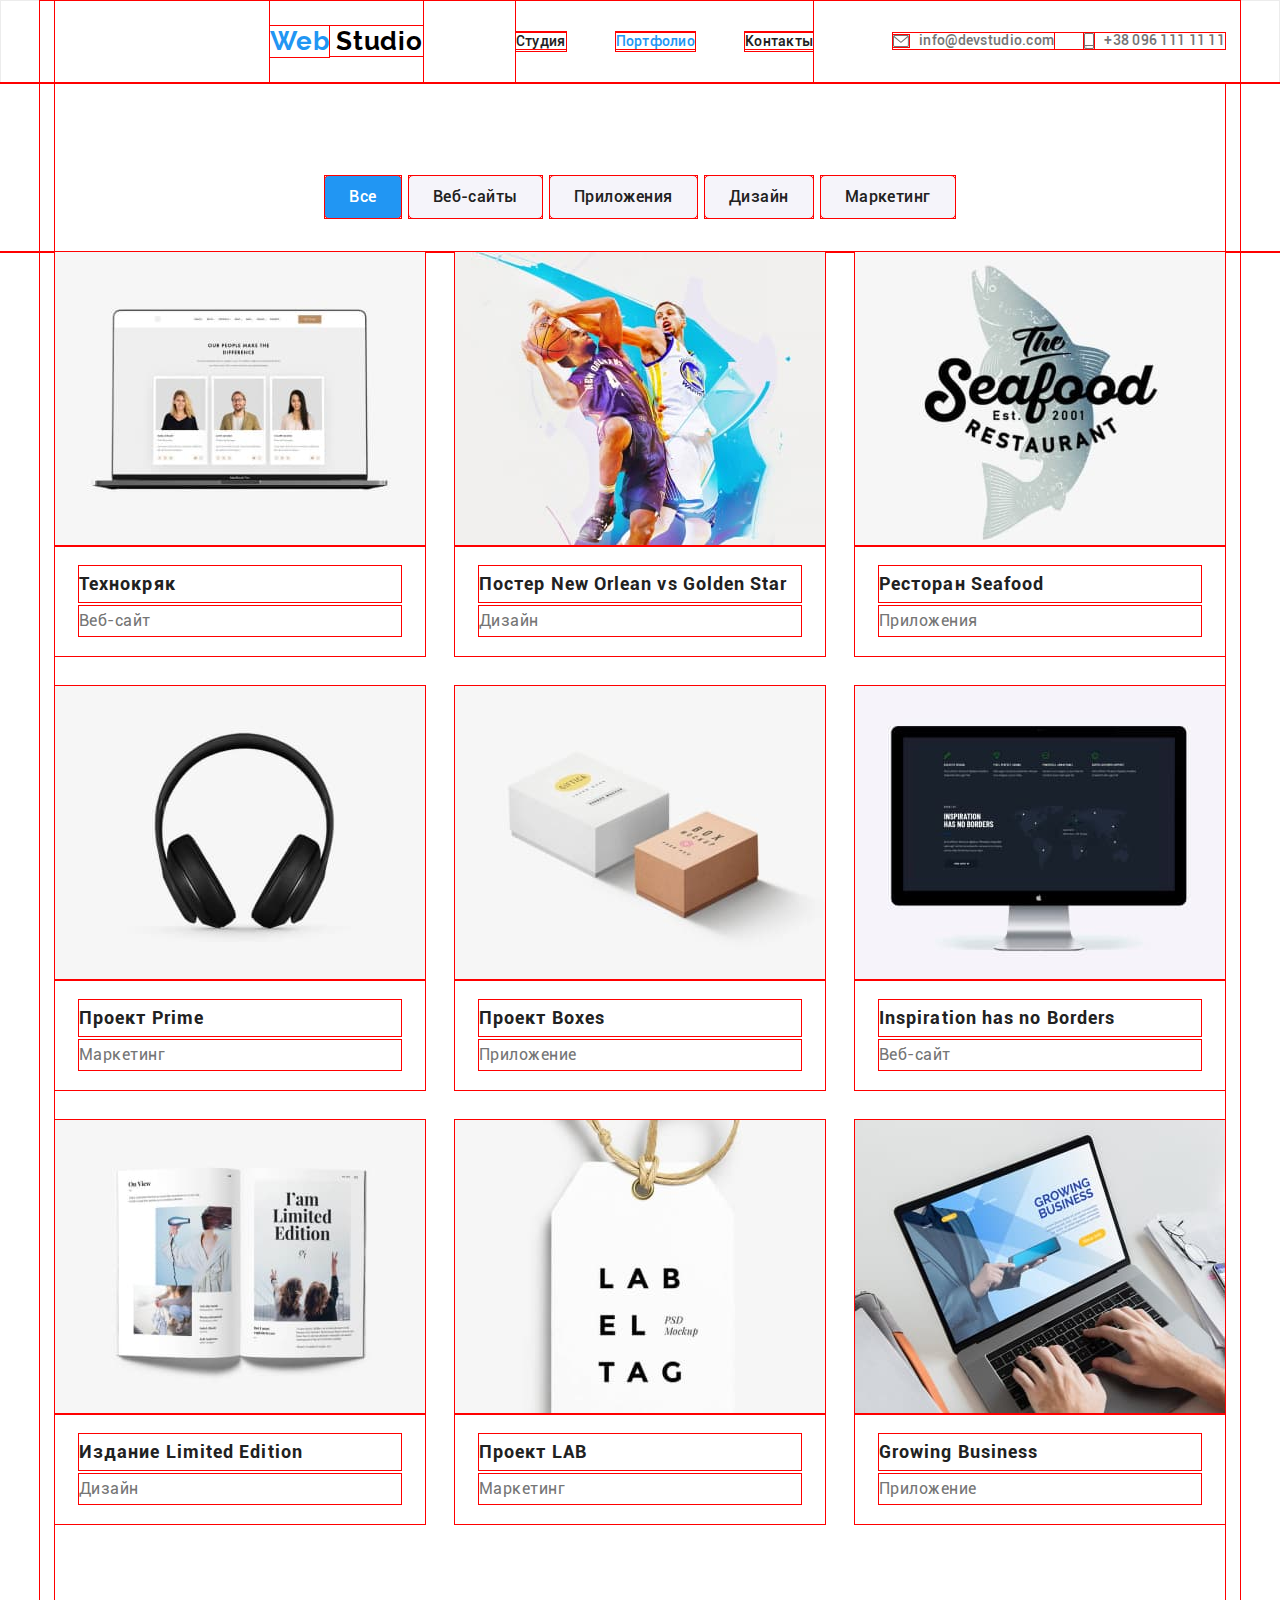
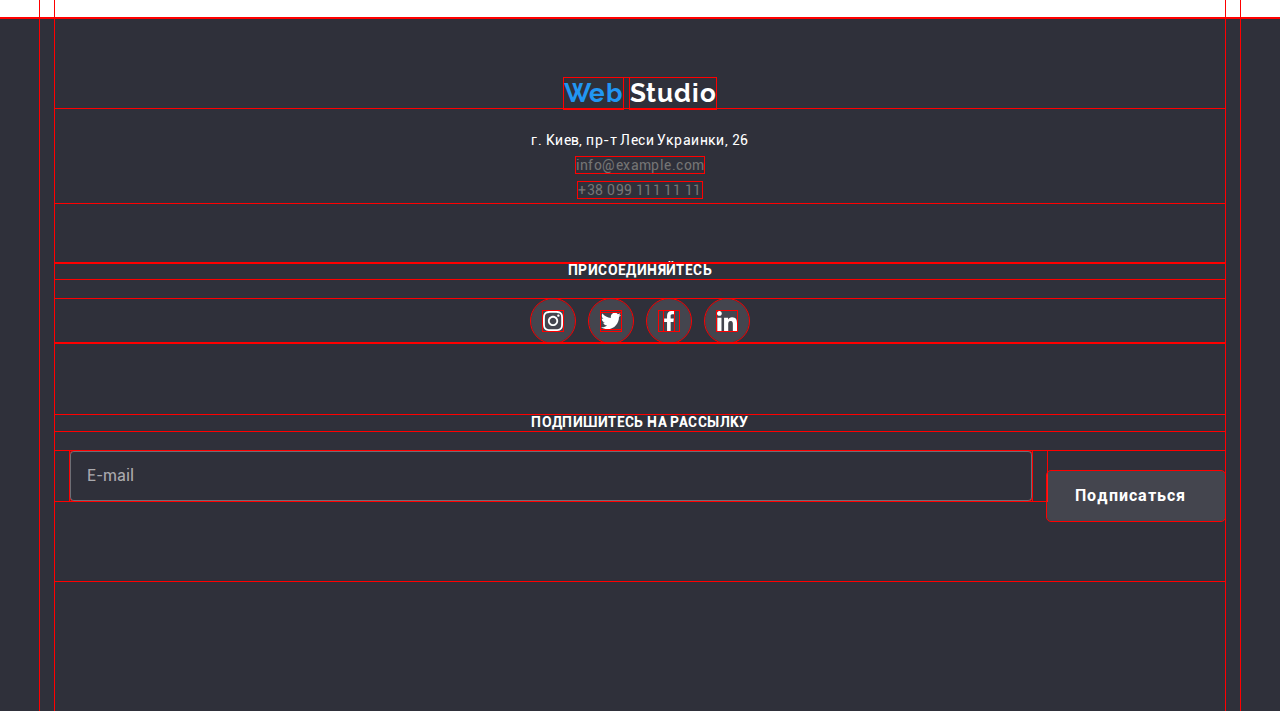
<file: portfolio.html>
<!DOCTYPE html>
<html lang="ru">
  <head>
    <meta name="viewport" content="width=device-width, initial-scale=1.0" />
    <meta charset="UTF-8" />
    <!-- <link
      href="https://fonts.googleapis.com/css2?family=Raleway:wght@700&family=Roboto:wght@400;500;700;900&display=swap"
      rel="stylesheet"
    /> -->
    <title>Веб студия</title>
    <!-- <link
      rel="stylesheet"
      href="https://cdnjs.cloudflare.com/ajax/libs/modern-normalize/0.7.0/modern-normalize.min.css"
    /> -->
    <link rel="stylesheet" href="./css/portfolio.min.css" />
  </head>
  <body>
    <!--шапка-->
    <header class="hat">
      <div class="container flexbox">
        <nav class="navigation">
          <div class="hat-logo">
            <a class="logo" href="./index.html">
              <span class="logo-web" lang="en">Web</span> Studio
            </a>
          </div>
          <!-- <div class="hat-link"> -->
          <ul class="site-nav">
            <li class="link">
              <a class="site-nav-link" href="./index.html">Студия</a>
            </li>
            <li class="link">
              <a class="site-nav-link current" href="./portfolio.html"
                >Портфолио</a
              >
            </li>
            <li class="link">
              <a class="site-nav-link" href="">Контакты</a>
            </li>
          </ul>
          <!-- </div> -->
        </nav>
        <ul class="contacts">
          <li class="contacts-mail">
            <!-- <img src="./image/envelope.svg" alt="конверт"> -->
            <a class="contacts-link" href="mailto:info@devstudio.com">
              <svg class="contacts-icon" width="16" height="12">
                <use href="./image/sprite.svg#icon-envelope"></use>
              </svg>
              info@devstudio.com
            </a>
          </li>
          <li class="contacts-tel">
            <!-- <img src="./image/smartphone.svg" alt="смартфон"> -->
            <a class="contacts-link" href="tel:+380961111111">
              <svg class="contacts-icon" width="10" height="16">
                <use href="./image/sprite.svg#icon-smartphone"></use>
              </svg>
              +38 096 111 11 11
            </a>
          </li>
        </ul>
      </div>
    </header>
    <!--главный контент-->
    <main>
      <!--сортировка проектов-->
      <section>
        <div class="container">
          <h2 class="filter">Фильтры</h2>
          <ul class="filter-button">
            <li class="filter-list">
              <button class="current" type="button">Все</button>
            </li>
            <li class="filter-list">
              <button type="button">Веб-сайты</button>
            </li>
            <li class="filter-list">
              <button type="button">Приложения</button>
            </li>
            <li class="filter-list">
              <button type="button">Дизайн</button>
            </li>
            <li class="filter-list">
              <button type="button">Маркетинг</button>
            </li>
          </ul>
        </div>
      </section>
      <!--список проектов-->
      <section>
        <div class="container">
          <ul class="projects">
            <li class="projects-list">
              <a class="projects-list-link" href="">
                <div class="techno-crack">
                  <img
                    src="./image/portfolio-texnokryak_opt.jpg"
                    width="370"
                    alt="Веб-сайт Технокряк"
                  />
                  <div class="techno">
                    <p class="details">
                      Технокряк это современная площадка распространения
                      коронавируса. Компании используют эту платформу для
                      цифрового шпионажа и атак на защищённые сервера
                      конкурентов.
                    </p>
                  </div>
                </div>
                <div class="projects-item">
                  <h2 class="projects-title">Технокряк</h2>
                  <p class="description">Веб-сайт</p>
                </div>
              </a>
            </li>
            <li class="projects-list">
              <a class="projects-list-link" href="">
                <div class="techno-crack">
                  <img
                    src="./image/portfolio-new-orlean_opt.jpg"
                    width="370"
                    alt="Постер New Orlean vs Golden Star"
                  />
                  <div class="techno">
                    <p class="details">
                      Технокряк это современная площадка распространения
                      коронавируса. Компании используют эту платформу для
                      цифрового шпионажа и атак на защищённые сервера
                      конкурентов.
                    </p>
                  </div>
                </div>
                <div class="projects-item">
                  <h2 class="projects-title">
                    Постер New Orlean vs Golden Star
                  </h2>
                  <p class="description">Дизайн</p>
                </div>
              </a>
            </li>
            <li class="projects-list">
              <a class="projects-list-link" href="">
                <div class="techno-crack">
                  <img
                    src="./image/portfolio-sea-food_opt.jpg"
                    width="370"
                    alt="Логотип Ресторан Seafood"
                  />
                  <div class="techno">
                    <p class="details">
                      Технокряк это современная площадка распространения
                      коронавируса. Компании используют эту платформу для
                      цифрового шпионажа и атак на защищённые сервера
                      конкурентов.
                    </p>
                  </div>
                </div>
                <div class="projects-item">
                  <h2 class="projects-title">Ресторан Seafood</h2>
                  <p class="description">Приложения</p>
                </div>
              </a>
            </li>
            <li class="projects-list">
              <a class="projects-list-link" href="">
                <div class="techno-crack">
                  <img
                    src="./image/portfolio-nayshniki_opt.jpg"
                    width="370"
                    alt="Наушники"
                  />
                  <div class="techno">
                    <p class="details">
                      Технокряк это современная площадка распространения
                      коронавируса. Компании используют эту платформу для
                      цифрового шпионажа и атак на защищённые сервера
                      конкурентов.
                    </p>
                  </div>
                </div>
                <div class="projects-item">
                  <h2 class="projects-title">Проект Prime</h2>
                  <p class="description">Маркетинг</p>
                </div>
              </a>
            </li>
            <li class="projects-list">
              <a class="projects-list-link" href="">
                <div class="techno-crack">
                  <img
                    src="./image/portfolio-boxes_opt.jpg"
                    width="370"
                    alt="Две картонные коробки"
                  />
                  <div class="techno">
                    <p class="details">
                      Технокряк это современная площадка распространения
                      коронавируса. Компании используют эту платформу для
                      цифрового шпионажа и атак на защищённые сервера
                      конкурентов.
                    </p>
                  </div>
                </div>
                <div class="projects-item">
                  <h2 class="projects-title">Проект Boxes</h2>
                  <p class="description">Приложение</p>
                </div>
              </a>
            </li>
            <li class="projects-list">
              <a class="projects-list-link" href="">
                <div class="techno-crack">
                  <img
                    src="./image/portfolio-monitor_opt.jpg"
                    width="370"
                    alt="Монитор"
                  />
                  <div class="techno">
                    <p class="details">
                      Технокряк это современная площадка распространения
                      коронавируса. Компании используют эту платформу для
                      цифрового шпионажа и атак на защищённые сервера
                      конкурентов.
                    </p>
                  </div>
                </div>
                <div class="projects-item">
                  <h2 class="projects-title">Inspiration has no Borders</h2>
                  <p class="description">Веб-сайт</p>
                </div>
              </a>
            </li>
            <li class="projects-list">
              <a class="projects-list-link" href="">
                <div class="techno-crack">
                  <img
                    src="./image/portfolio-limited-edition_opt.jpg"
                    width="370"
                    alt="Раскрытый журнал"
                  />
                  <div class="techno">
                    <p class="details">
                      Технокряк это современная площадка распространения
                      коронавируса. Компании используют эту платформу для
                      цифрового шпионажа и атак на защищённые сервера
                      конкурентов.
                    </p>
                  </div>
                </div>
                <div class="projects-item">
                  <h2 class="projects-title">Издание Limited Edition</h2>
                  <p class="description">Дизайн</p>
                </div>
              </a>
            </li>
            <li class="projects-list">
              <a class="projects-list-link" href="">
                <div class="techno-crack">
                  <img
                    src="./image/portfolio-lab_opt.jpg"
                    width="370"
                    alt="Фото бирки LAB"
                  />
                  <div class="techno">
                    <p class="details">
                      Технокряк это современная площадка распространения
                      коронавируса. Компании используют эту платформу для
                      цифрового шпионажа и атак на защищённые сервера
                      конкурентов.
                    </p>
                  </div>
                </div>
                <div class="projects-item">
                  <h2 class="projects-title">Проект LAB</h2>
                  <p class="description">Маркетинг</p>
                </div>
              </a>
            </li>
            <li class="projects-list">
              <a class="projects-list-link" href="">
                <div class="techno-crack">
                  <img
                    src="./image/portfolio-business_opt.jpg"
                    width="370"
                    alt="Ноутбук с изображением сайта Growing Business"
                  />
                  <div class="techno">
                    <p class="details">
                      Технокряк это современная площадка распространения
                      коронавируса. Компании используют эту платформу для
                      цифрового шпионажа и атак на защищённые сервера
                      конкурентов.
                    </p>
                  </div>
                </div>
                <div class="projects-item">
                  <h2 class="projects-title">Growing Business</h2>
                  <p class="description">Приложение</p>
                </div>
              </a>
            </li>
          </ul>
        </div>
      </section>
    </main>
    <!--подвал-->
    <footer class="footer">
      <div class="container footer">
        <div class="footer-address">
          <a class="logo" href="./index.html">
            <span class="logo-web" lang="en">Web</span>
            <span class="logo-studio"> Studio</span>
          </a>
          <address class="address">
            г. Киев, пр-т Леси Украинки, 26
            <br />
            <a href="mailto:info@example.com">info@example.com</a>
            <br />
            <a href="tel:+380991111111">+38 099 111 11 11</a>
          </address>
        </div>
        <div class="network">
          <h3 class="network-title">присоединяйтесь</h3>
          <ul class="network-links">
            <li>
              <a class="network-links-image" href="">
                <svg class="social-icon" width="20" height="20">
                  <use href="./image/sprite.svg#icon-instagram"></use>
                </svg>
              </a>
              <a class="network-links-image" href="">
                <svg class="social-icon" width="20" height="20">
                  <use href="./image/sprite.svg#icon-twitter"></use>
                </svg>
              </a>
              <a class="network-links-image" href="">
                <svg class="social-icon" width="20" height="20">
                  <use href="./image/sprite.svg#icon-facebook"></use>
                </svg>
              </a>
              <a class="network-links-image" href="">
                <svg class="social-icon" width="20" height="20">
                  <use href="./image/sprite.svg#icon-linkedin"></use>
                </svg>
              </a>
            </li>
          </ul>
        </div>
        <div class="subscribe">
          <h3 class="subscribe-title">Подпишитесь на рассылку</h3>
          <form class="subscribe-form">
            <div class="subscribe-email">
              <label>
                <input type="email" name="email" placeholder="E-mail" />
              </label>
            </div>
            <button class="subscribe-button">Подписаться</button>
          </form>
        </div>
      </div>
    </footer>
  </body>
</html>
</file>
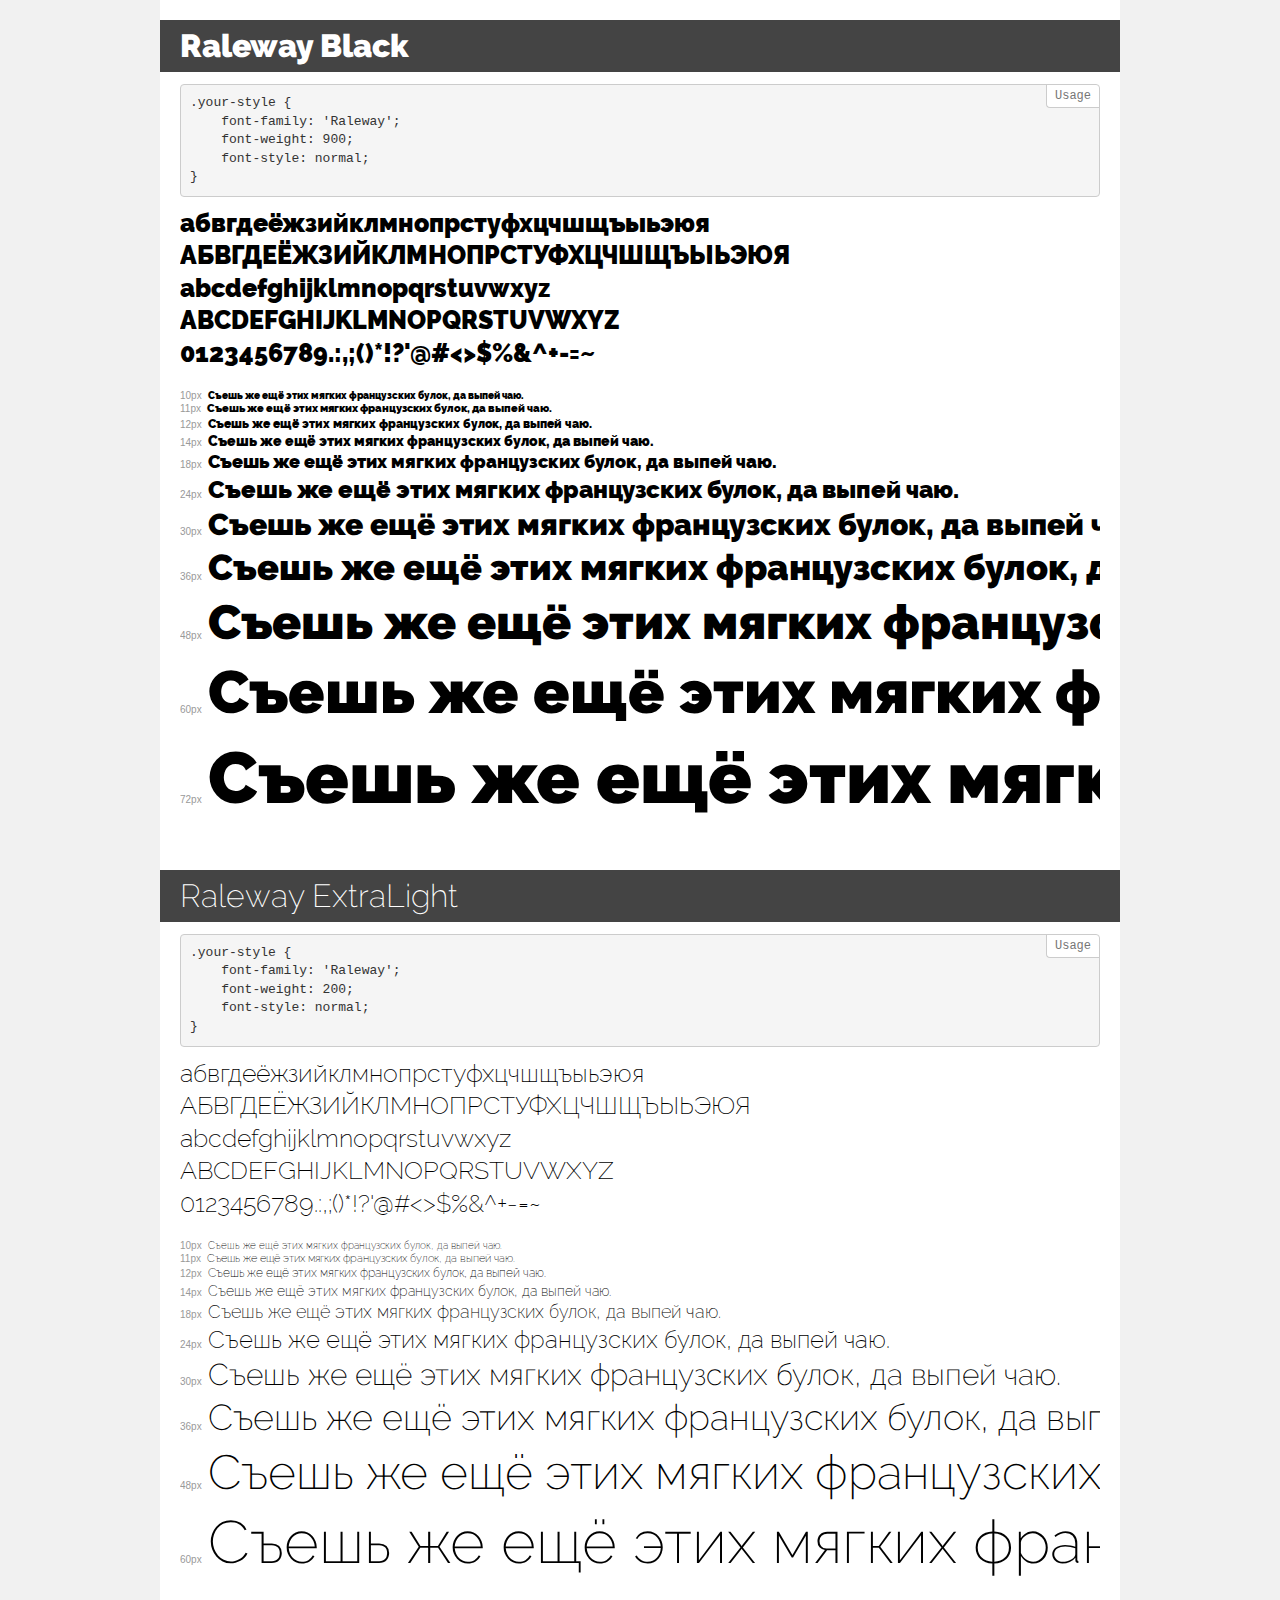
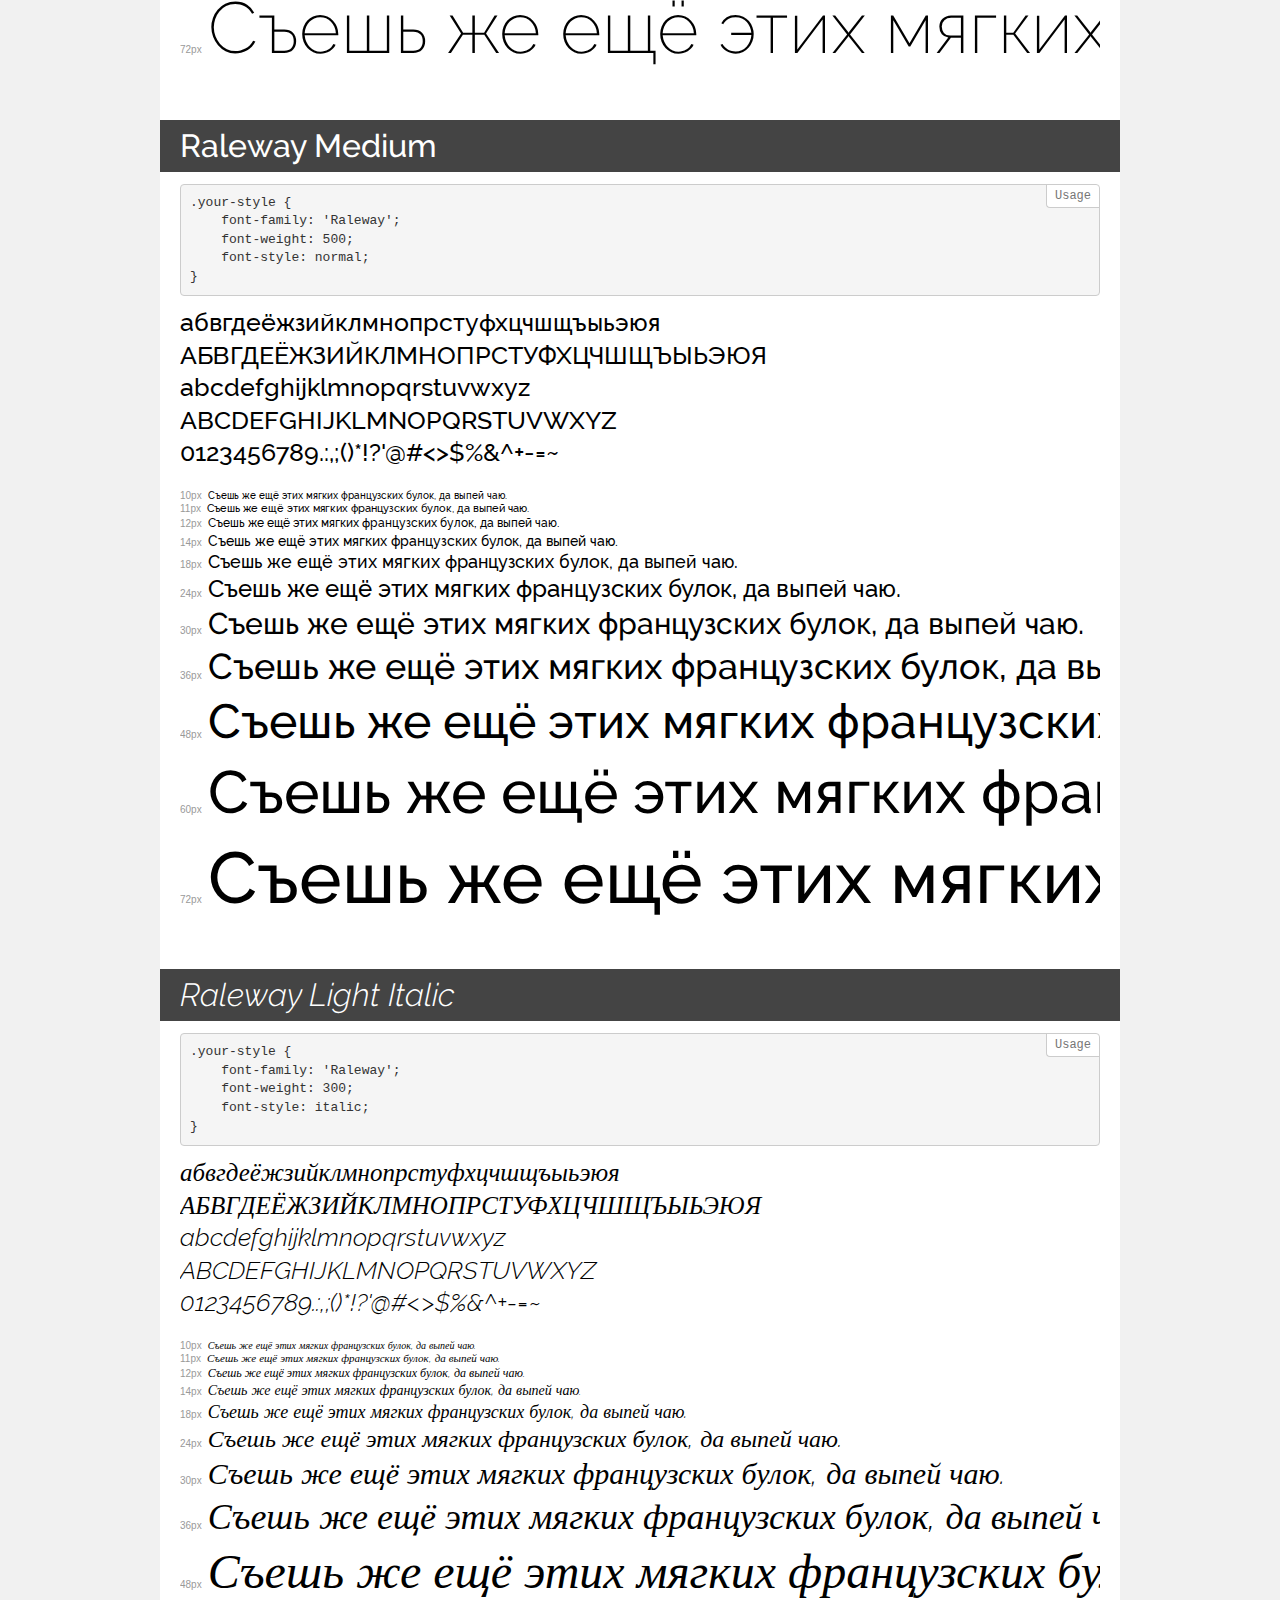
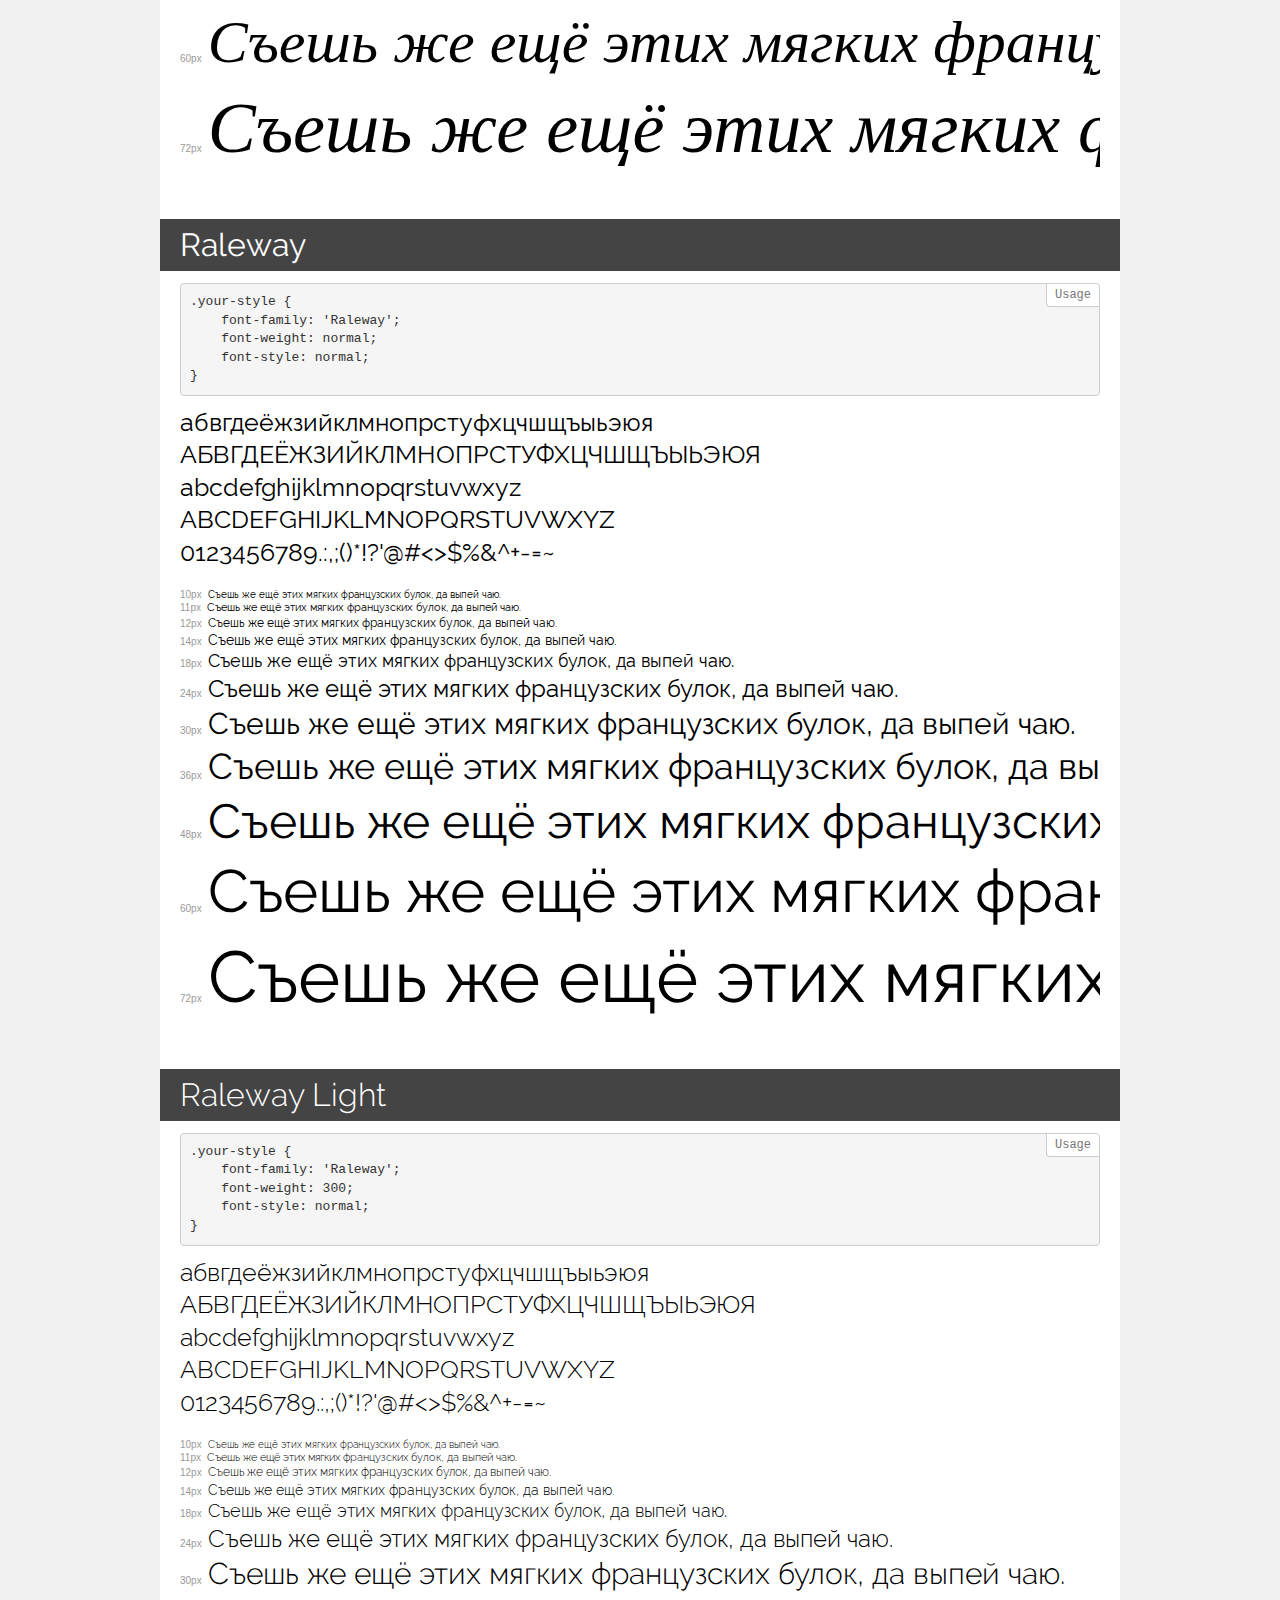
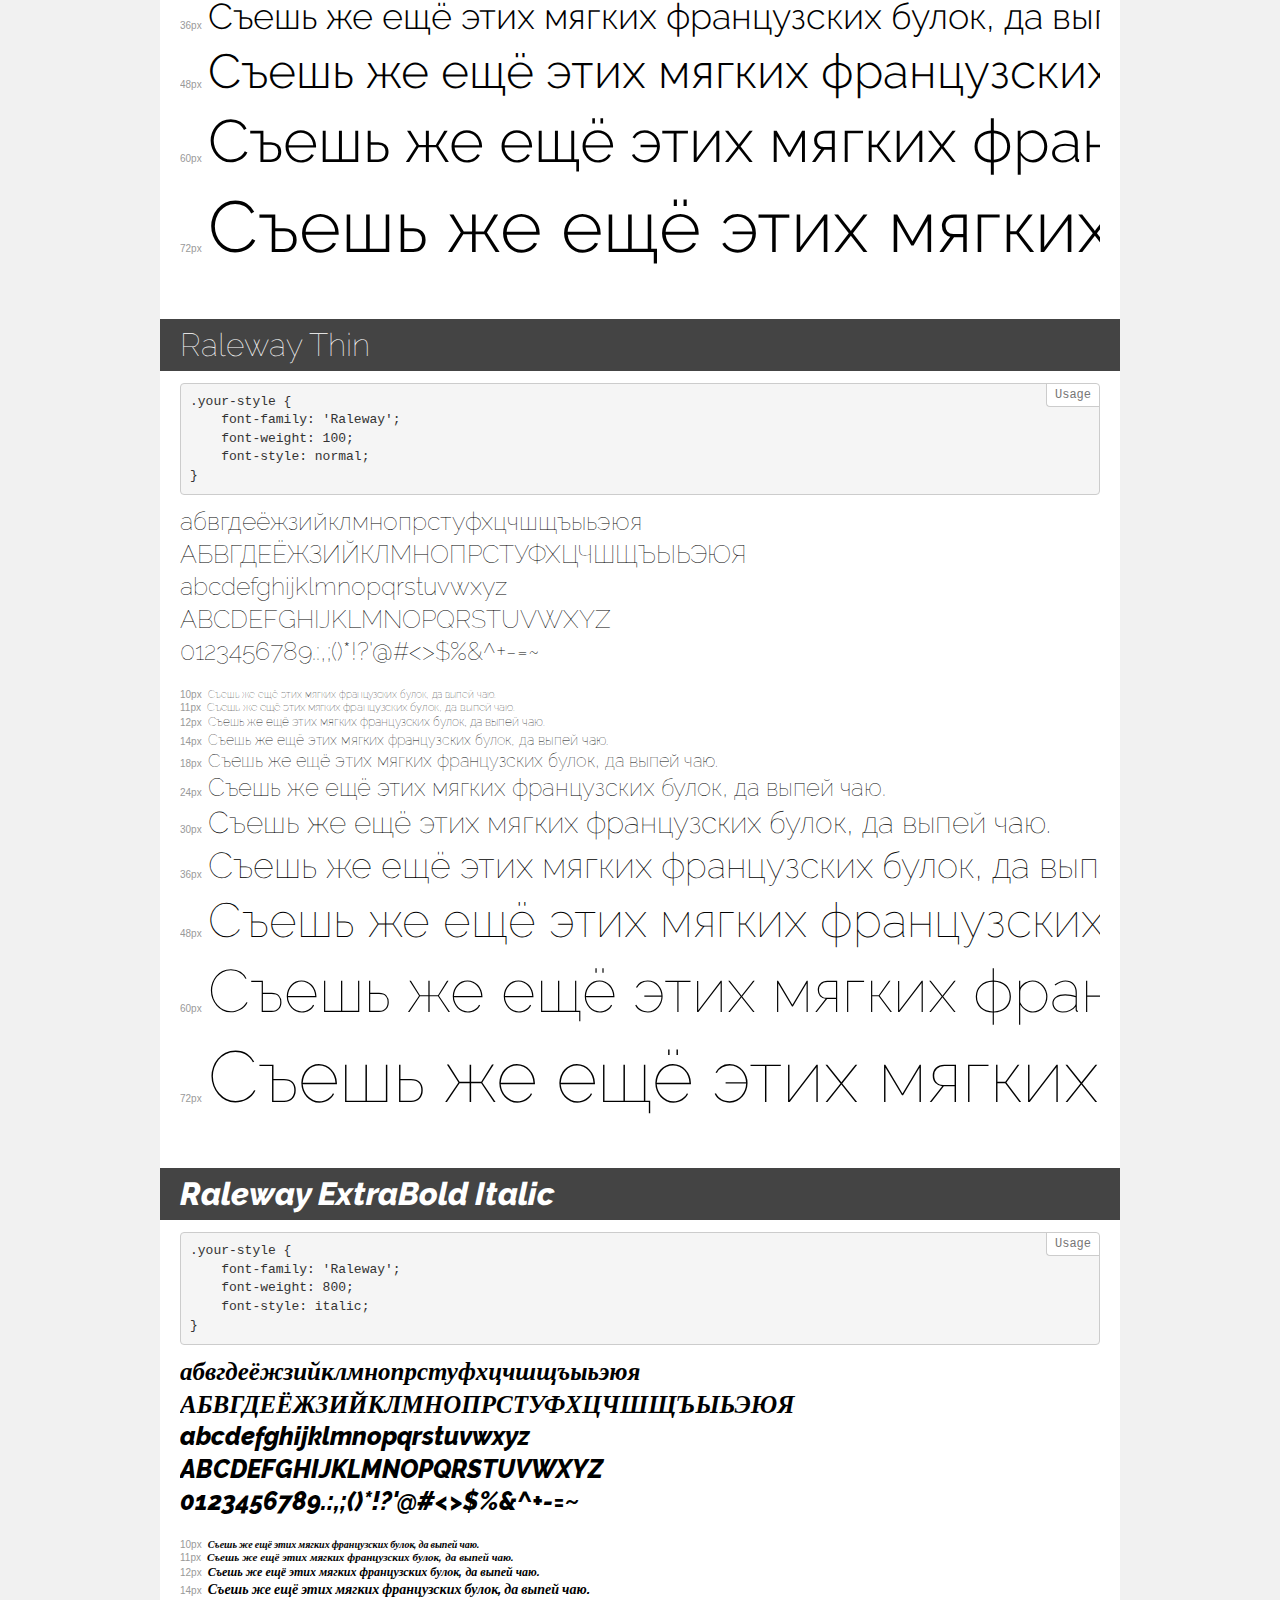
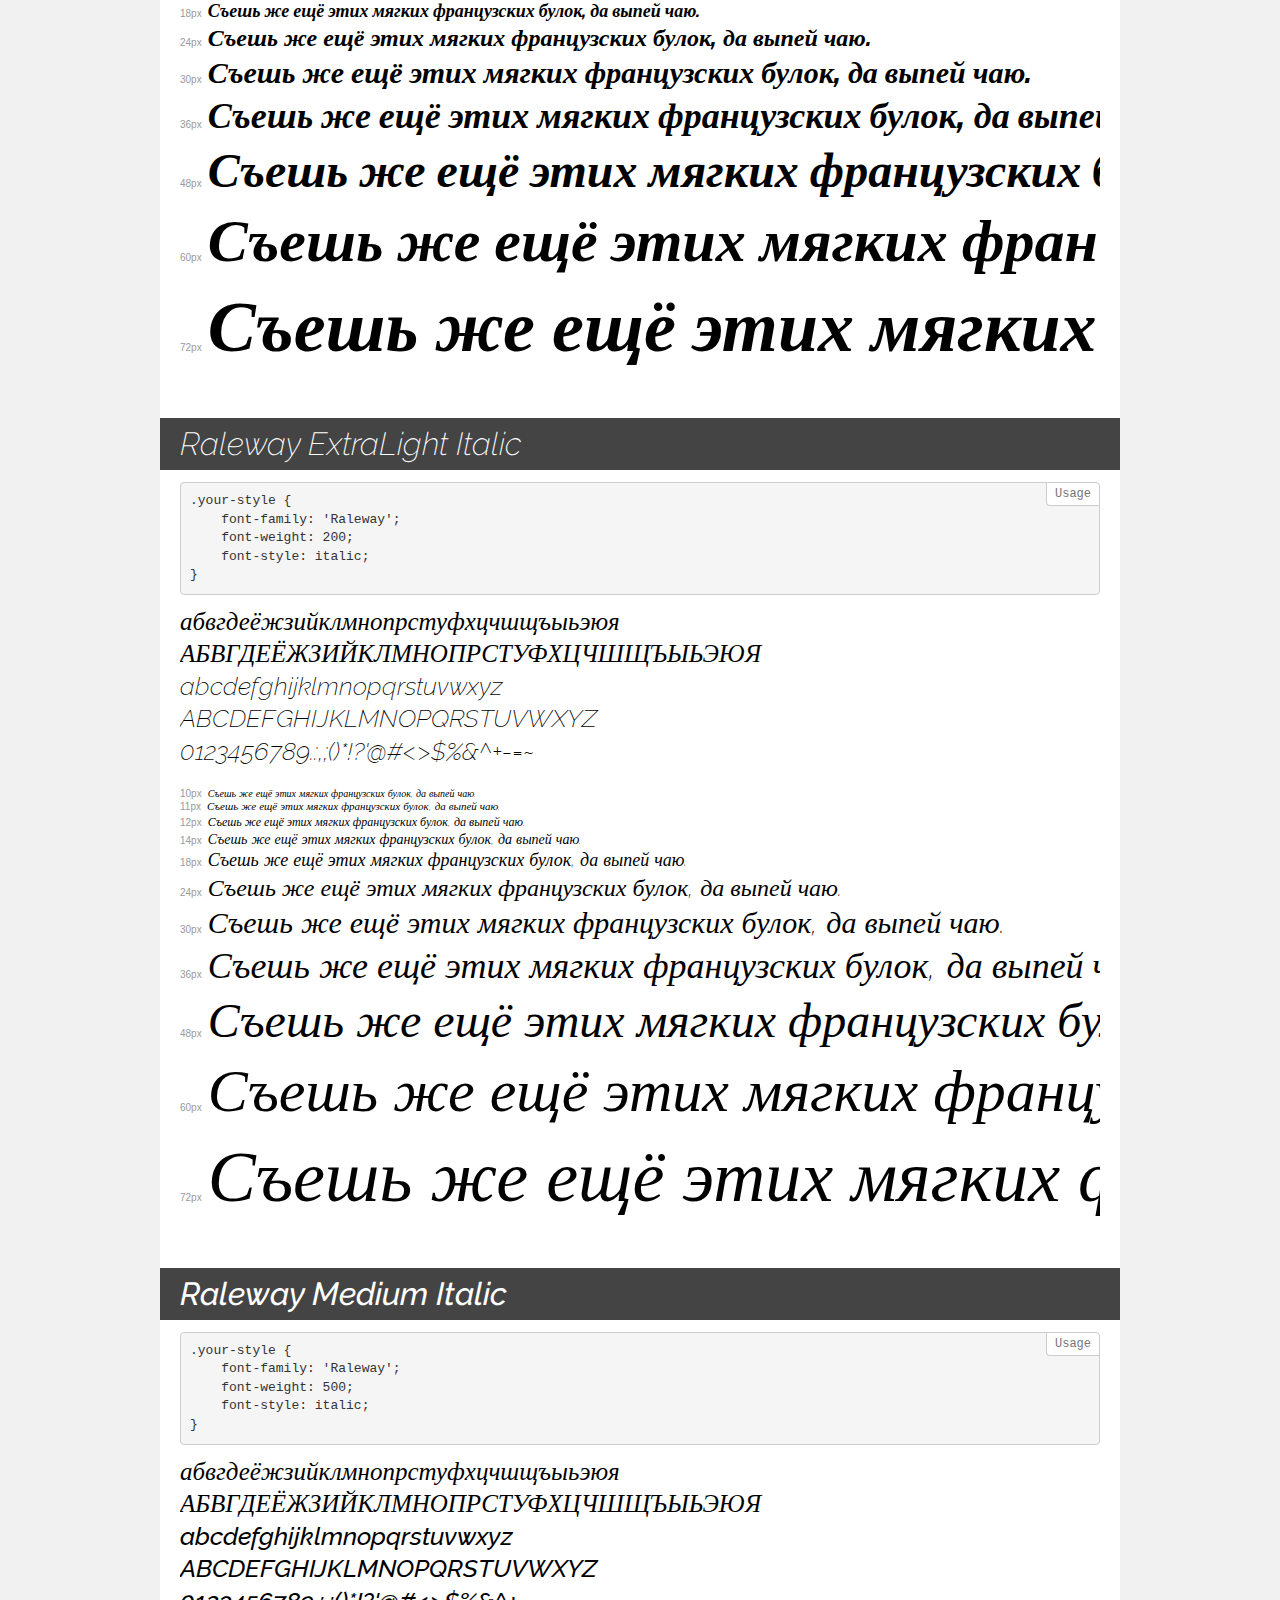
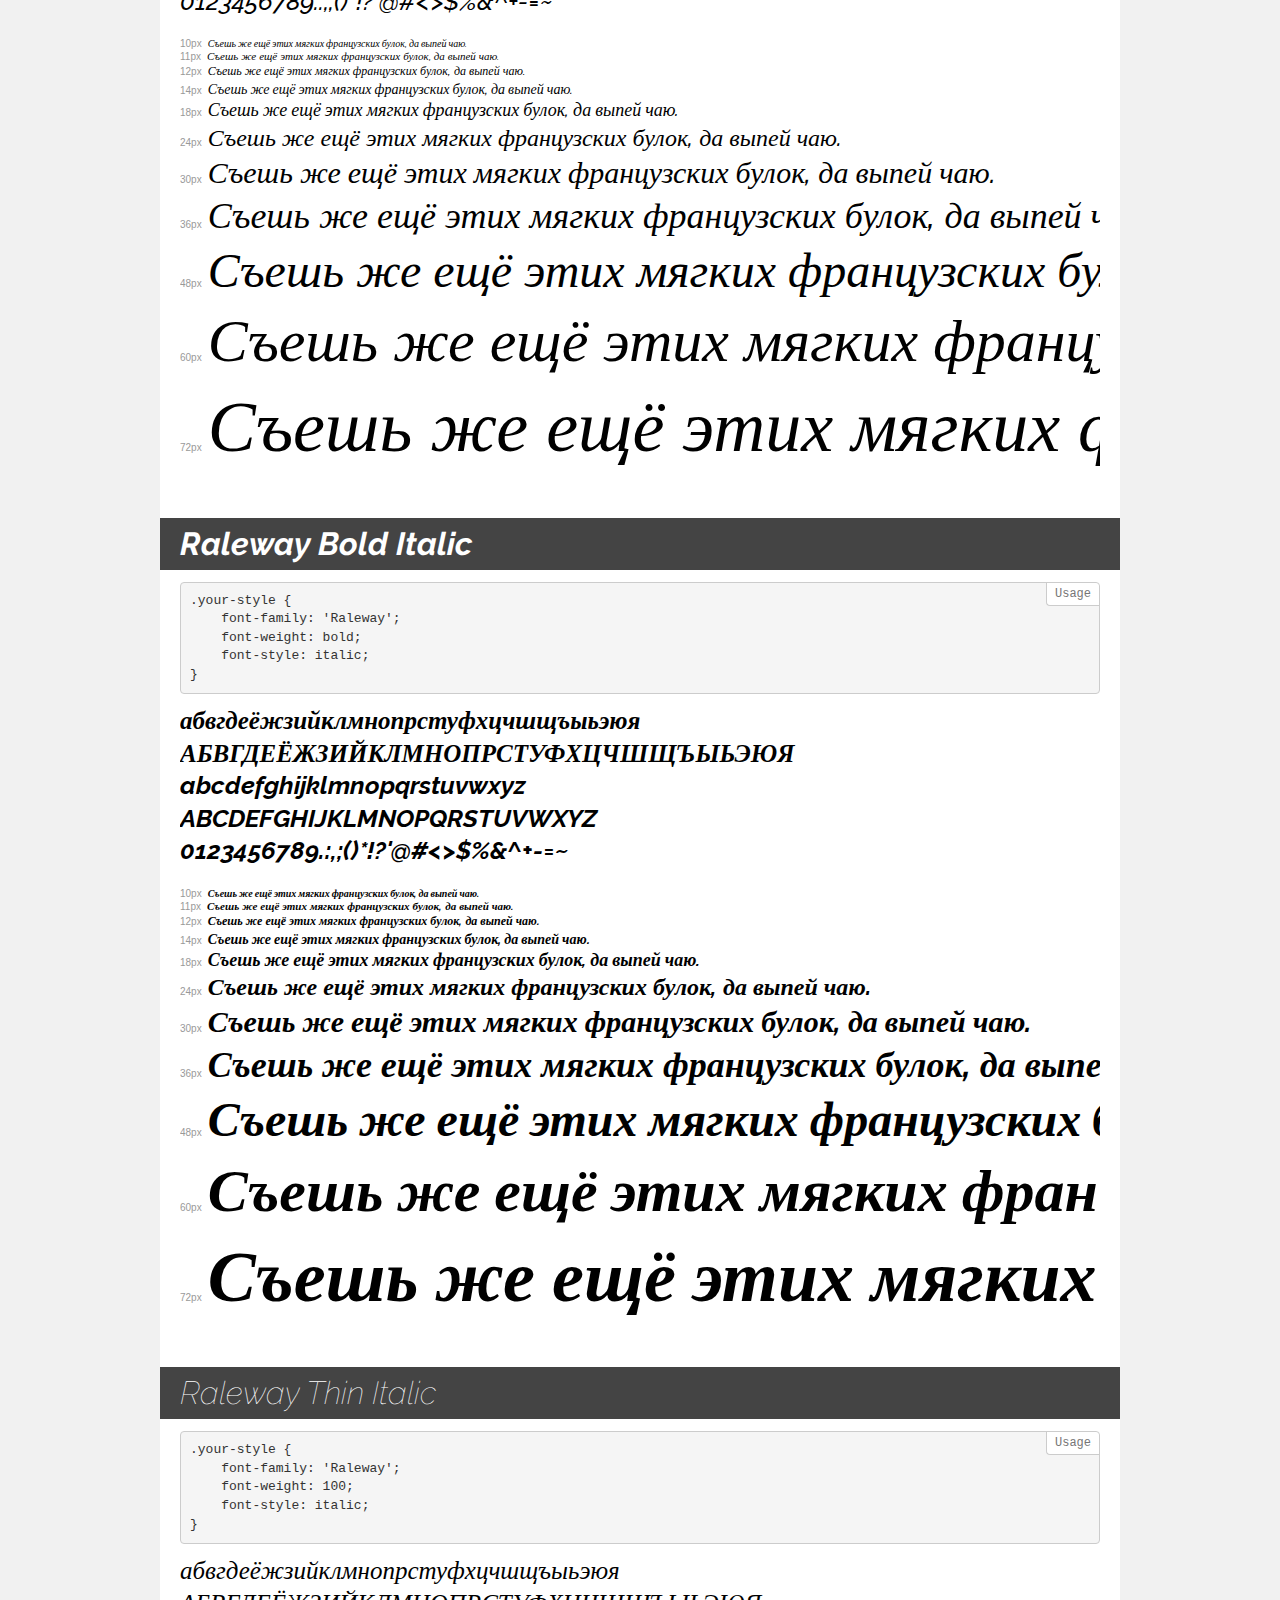
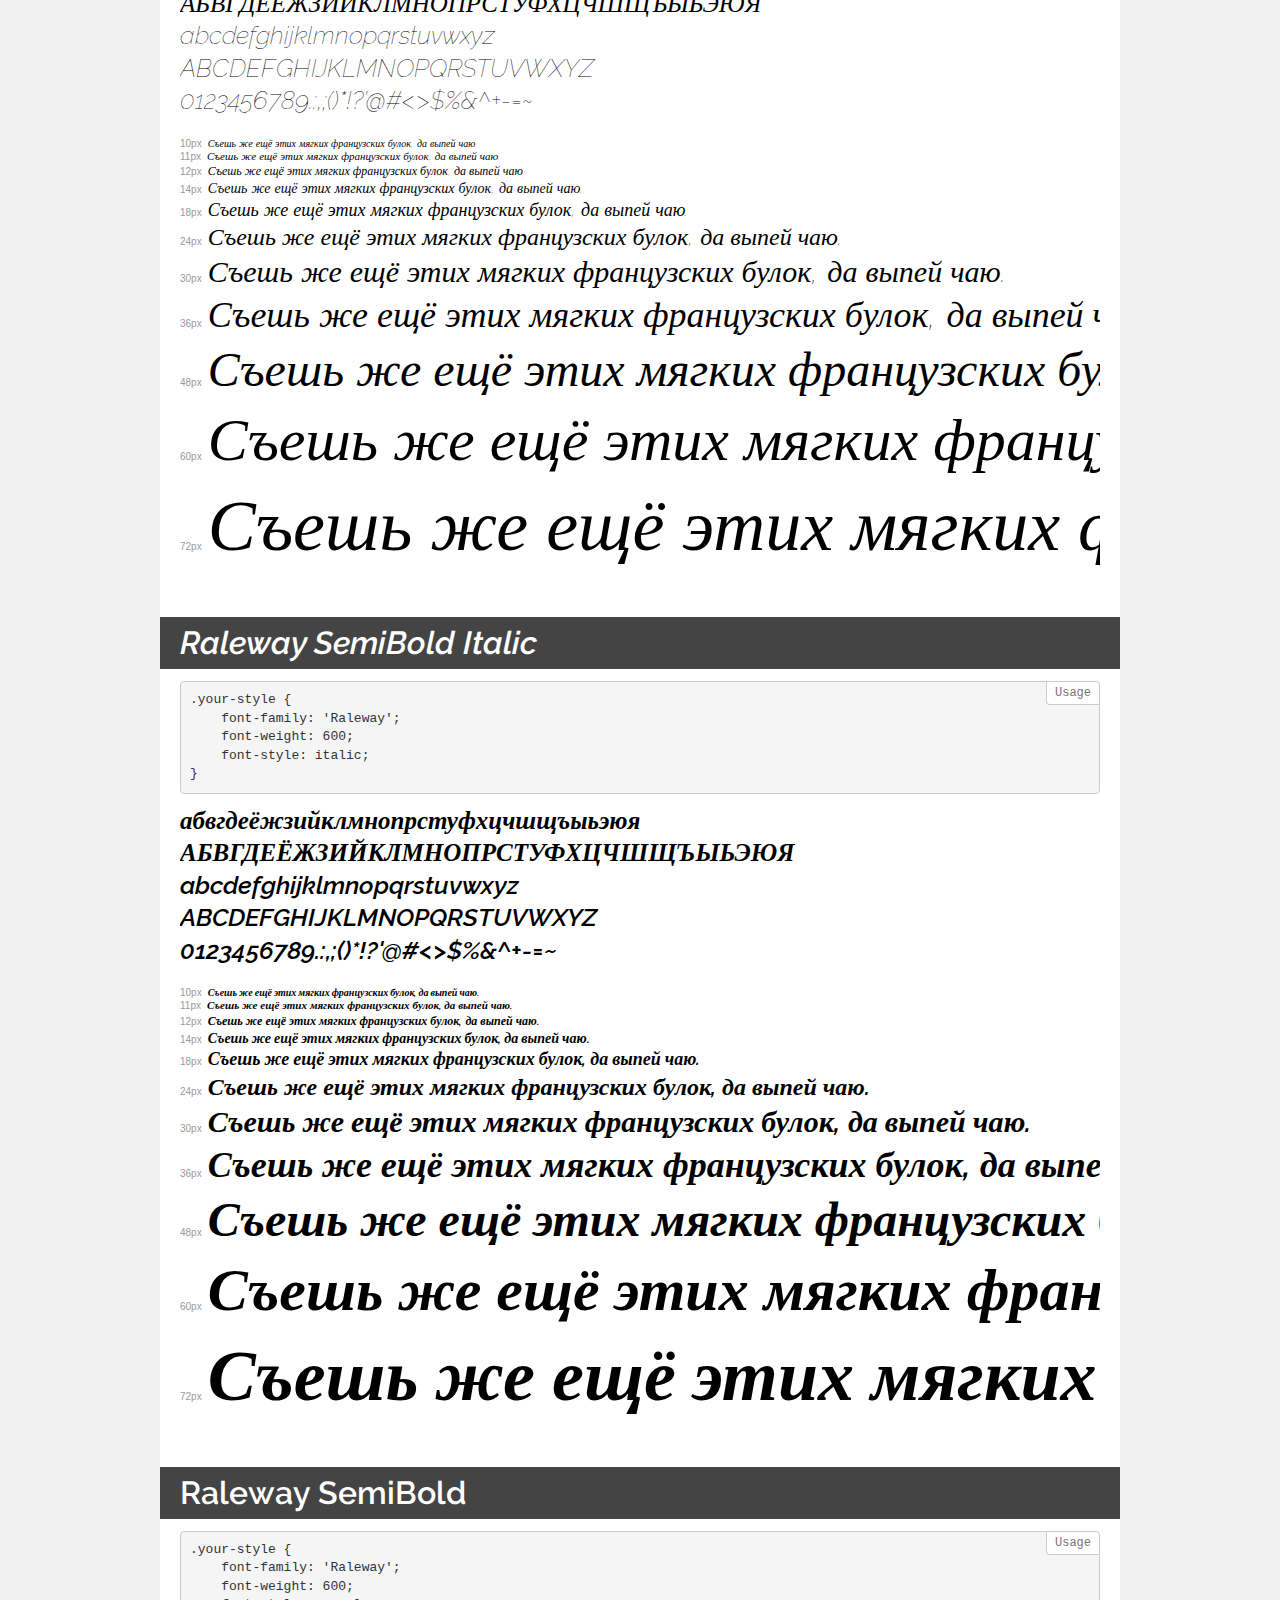
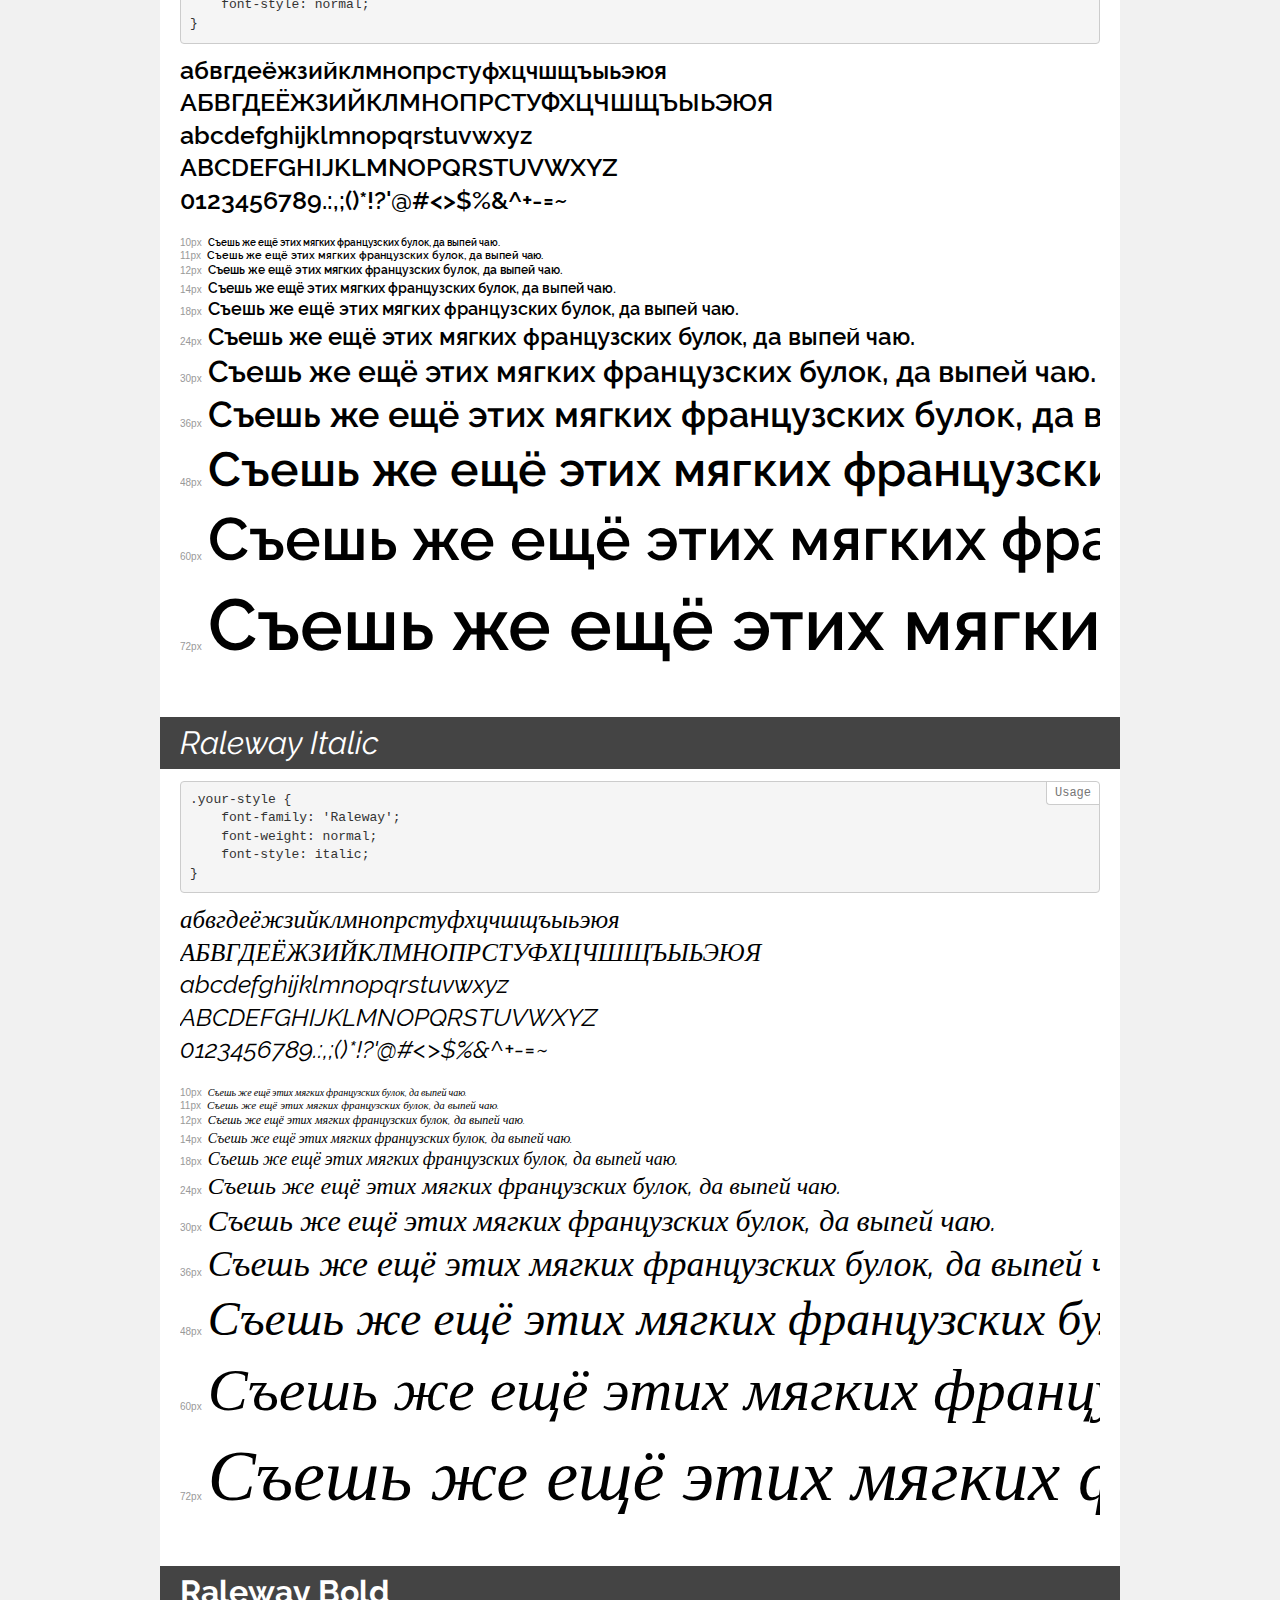
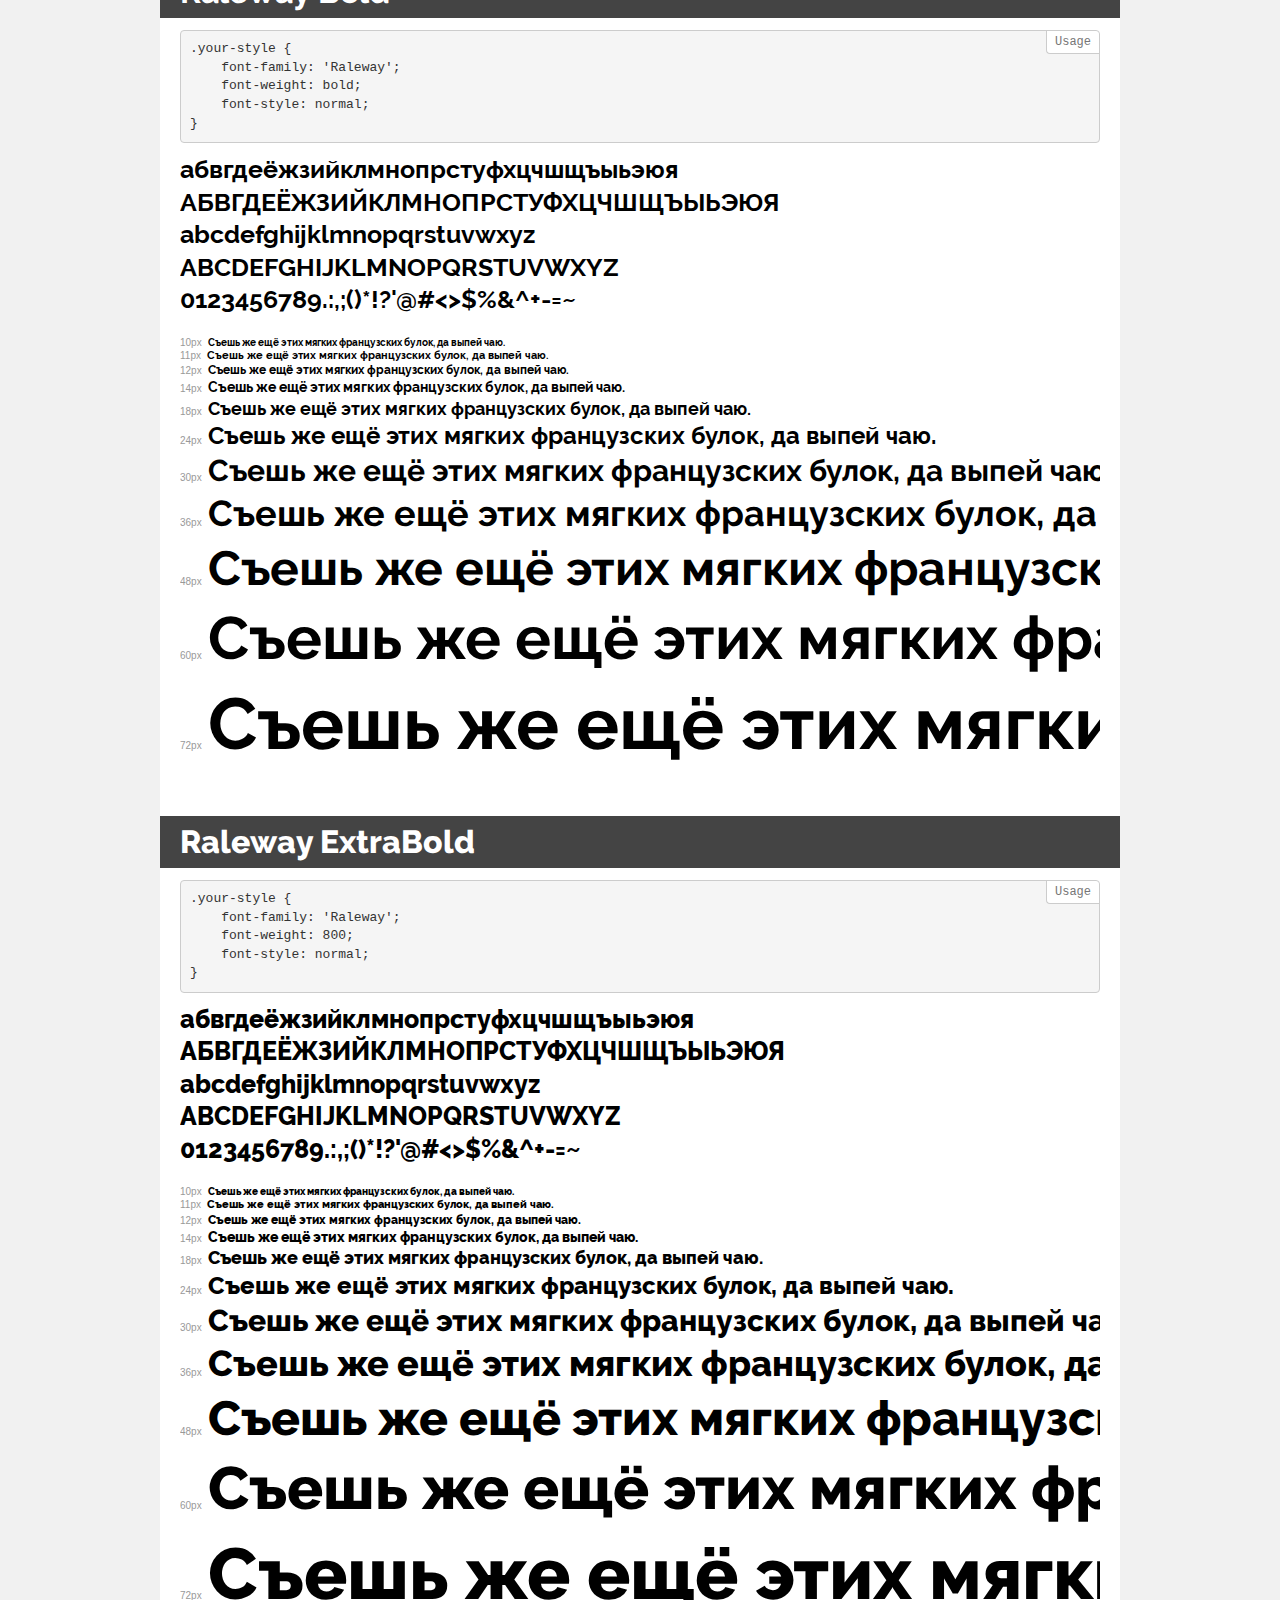
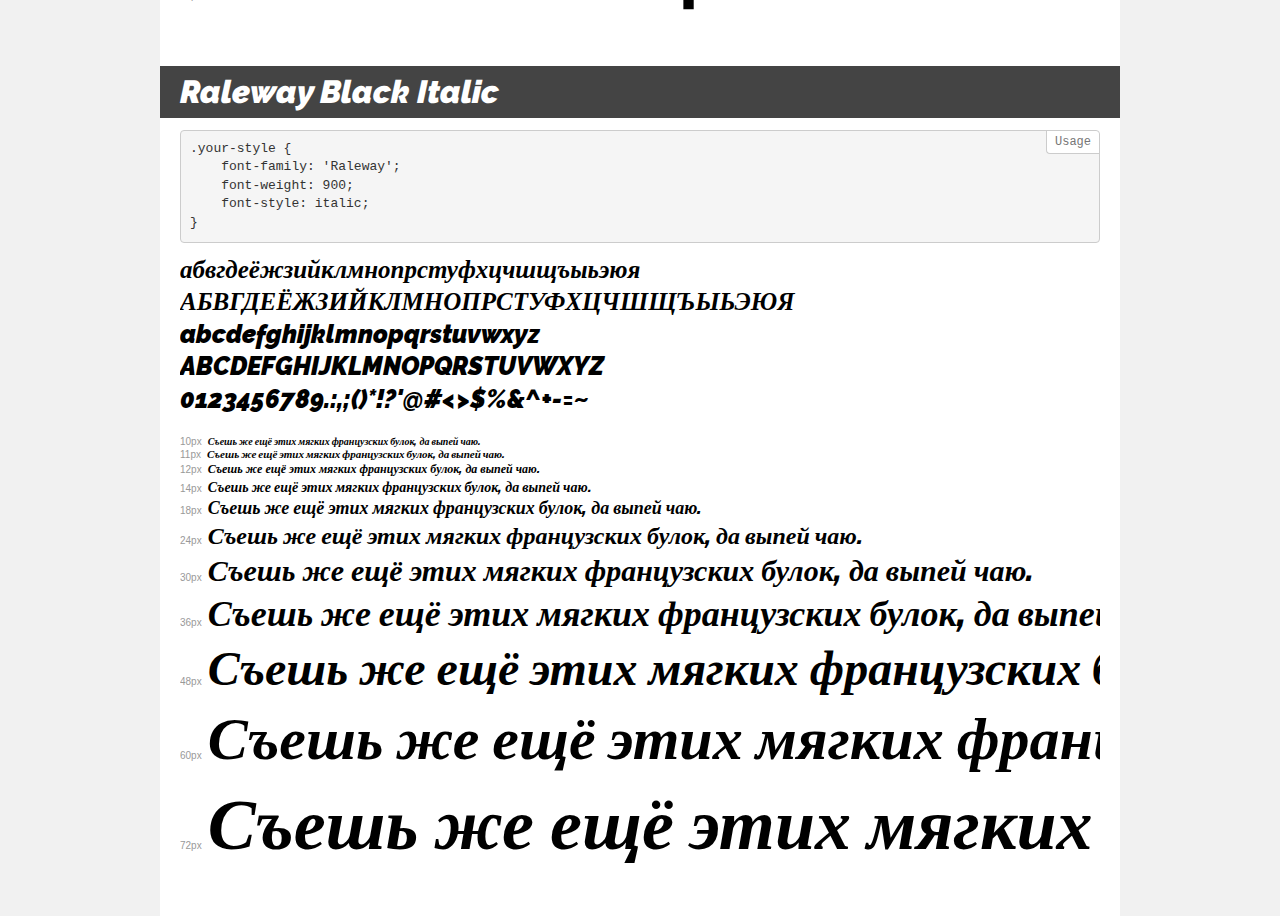
<file: fonts/demo.html>
<!DOCTYPE html>
<html>
<head>
	<meta charset="utf-8">
	<meta http-equiv="X-UA-Compatible" content="IE=edge">
	<meta name="viewport" content="width=device-width, initial-scale=1">
	<meta name="robots" content="noindex, noarchive">
	<title>Transfonter demo</title>
	<link href="stylesheet.css" rel="stylesheet">
	<style>
		/*
		http://meyerweb.com/eric/tools/css/reset/
		v2.0 | 20110126
		License: none (public domain)
		*/
		html, body, div, span, applet, object, iframe,
		h1, h2, h3, h4, h5, h6, p, blockquote, pre,
		a, abbr, acronym, address, big, cite, code,
		del, dfn, em, img, ins, kbd, q, s, samp,
		small, strike, strong, sub, sup, tt, var,
		b, u, i, center,
		dl, dt, dd, ol, ul, li,
		fieldset, form, label, legend,
		table, caption, tbody, tfoot, thead, tr, th, td,
		article, aside, canvas, details, embed,
		figure, figcaption, footer, header, hgroup,
		menu, nav, output, ruby, section, summary,
		time, mark, audio, video {
			margin: 0;
			padding: 0;
			border: 0;
			font-size: 100%;
			font: inherit;
			vertical-align: baseline;
		}
		/* HTML5 display-role reset for older browsers */
		article, aside, details, figcaption, figure,
		footer, header, hgroup, menu, nav, section {
			display: block;
		}
		body {
			line-height: 1;
		}
		ol, ul {
			list-style: none;
		}
		blockquote, q {
			quotes: none;
		}
		blockquote:before, blockquote:after,
		q:before, q:after {
			content: '';
			content: none;
		}
		table {
			border-collapse: collapse;
			border-spacing: 0;
		}
		/* common styles */
		body {
			background: #f1f1f1;
			color: #000;
		}
		.page {
			background: #fff;
			width: 920px;
			margin: 0 auto;
			padding: 20px 20px 0 20px;
			overflow: hidden;
		}
		.font-container {
			overflow-x: auto;
			overflow-y: hidden;
			margin-bottom: 40px;
			line-height: 1.3;
			white-space: nowrap;
			padding-bottom: 5px;
		}
		h1 {
			position: relative;
			background: #444;
			font-size: 32px;
			color: #fff;
			padding: 10px 20px;
			margin: 0 -20px 12px -20px;
		}
		.letters {
			font-size: 25px;
			margin-bottom: 20px;
		}
		.s10:before {
			content: '10px';
		}
		.s11:before {
			content: '11px';
		}
		.s12:before {
			content: '12px';
		}
		.s14:before {
			content: '14px';
		}
		.s18:before {
			content: '18px';
		}
		.s24:before {
			content: '24px';
		}
		.s30:before {
			content: '30px';
		}
		.s36:before {
			content: '36px';
		}
		.s48:before {
			content: '48px';
		}
		.s60:before {
			content: '60px';
		}
		.s72:before {
			content: '72px';
		}
		.s10:before, .s11:before, .s12:before, .s14:before,
		.s18:before, .s24:before, .s30:before, .s36:before,
		.s48:before, .s60:before, .s72:before {
			font-family: Arial, sans-serif;
			font-size: 10px;
			font-weight: normal;
			font-style: normal;
			color: #999;
			padding-right: 6px;
		}
		pre {
			display: block;
			position: relative;
			padding: 9px;
			margin: 0 0 10px;
			font-family: Monaco, Menlo, Consolas, "Courier New", monospace !important;
			font-size: 13px;
			line-height: 1.428571429;
			color: #333;
			font-weight: normal !important;
			font-style: normal !important;
			background-color: #f5f5f5;
			border: 1px solid #ccc;
			overflow-x: auto;
			border-radius: 4px;
		}
		pre:after {
			display: block;
			position: absolute;
			right: 0;
			top: 0;
			content: 'Usage';
			line-height: 1;
			padding: 5px 8px;
			font-size: 12px;
			color: #767676;
			background-color: #fff;
			border: 1px solid #ccc;
			border-right: none;
			border-top: none;
			border-radius: 0 4px 0 4px;
			z-index: 10;
		}
		/* responsive */
		@media (max-width: 959px) {
			.page {
				width: auto;
				margin: 0;
			}
		}
	</style>
</head>
<body>
<div class="page">
	<div class="demo" style="font-family: 'Raleway'; font-weight: 900; font-style: normal;">
		<h1>Raleway Black</h1>
		<pre>.your-style {
    font-family: 'Raleway';
    font-weight: 900;
    font-style: normal;
}</pre>
		<div class="font-container">
			<p class="letters">
				абвгдеёжзийклмнопрстуфхцчшщъыьэюя <br />
				АБВГДЕЁЖЗИЙКЛМНОПРСТУФХЦЧШЩЪЫЬЭЮЯ <br />
				abcdefghijklmnopqrstuvwxyz <br />
				ABCDEFGHIJKLMNOPQRSTUVWXYZ <br />				0123456789.:,;()*!?'@#<>$%&^+-=~
			</p>
			<p class="s10" style="font-size: 10px;">Съешь же ещё этих мягких французских булок, да выпей чаю.</p>
			<p class="s11" style="font-size: 11px;">Съешь же ещё этих мягких французских булок, да выпей чаю.</p>
			<p class="s12" style="font-size: 12px;">Съешь же ещё этих мягких французских булок, да выпей чаю.</p>
			<p class="s14" style="font-size: 14px;">Съешь же ещё этих мягких французских булок, да выпей чаю.</p>
			<p class="s18" style="font-size: 18px;">Съешь же ещё этих мягких французских булок, да выпей чаю.</p>
			<p class="s24" style="font-size: 24px;">Съешь же ещё этих мягких французских булок, да выпей чаю.</p>
			<p class="s30" style="font-size: 30px;">Съешь же ещё этих мягких французских булок, да выпей чаю.</p>
			<p class="s36" style="font-size: 36px;">Съешь же ещё этих мягких французских булок, да выпей чаю.</p>
			<p class="s48" style="font-size: 48px;">Съешь же ещё этих мягких французских булок, да выпей чаю.</p>
			<p class="s60" style="font-size: 60px;">Съешь же ещё этих мягких французских булок, да выпей чаю.</p>
			<p class="s72" style="font-size: 72px;">Съешь же ещё этих мягких французских булок, да выпей чаю.</p>
		</div>
	</div>
	<div class="demo" style="font-family: 'Raleway'; font-weight: 200; font-style: normal;">
		<h1>Raleway ExtraLight</h1>
		<pre>.your-style {
    font-family: 'Raleway';
    font-weight: 200;
    font-style: normal;
}</pre>
		<div class="font-container">
			<p class="letters">
				абвгдеёжзийклмнопрстуфхцчшщъыьэюя <br />
				АБВГДЕЁЖЗИЙКЛМНОПРСТУФХЦЧШЩЪЫЬЭЮЯ <br />
				abcdefghijklmnopqrstuvwxyz <br />
				ABCDEFGHIJKLMNOPQRSTUVWXYZ <br />				0123456789.:,;()*!?'@#<>$%&^+-=~
			</p>
			<p class="s10" style="font-size: 10px;">Съешь же ещё этих мягких французских булок, да выпей чаю.</p>
			<p class="s11" style="font-size: 11px;">Съешь же ещё этих мягких французских булок, да выпей чаю.</p>
			<p class="s12" style="font-size: 12px;">Съешь же ещё этих мягких французских булок, да выпей чаю.</p>
			<p class="s14" style="font-size: 14px;">Съешь же ещё этих мягких французских булок, да выпей чаю.</p>
			<p class="s18" style="font-size: 18px;">Съешь же ещё этих мягких французских булок, да выпей чаю.</p>
			<p class="s24" style="font-size: 24px;">Съешь же ещё этих мягких французских булок, да выпей чаю.</p>
			<p class="s30" style="font-size: 30px;">Съешь же ещё этих мягких французских булок, да выпей чаю.</p>
			<p class="s36" style="font-size: 36px;">Съешь же ещё этих мягких французских булок, да выпей чаю.</p>
			<p class="s48" style="font-size: 48px;">Съешь же ещё этих мягких французских булок, да выпей чаю.</p>
			<p class="s60" style="font-size: 60px;">Съешь же ещё этих мягких французских булок, да выпей чаю.</p>
			<p class="s72" style="font-size: 72px;">Съешь же ещё этих мягких французских булок, да выпей чаю.</p>
		</div>
	</div>
	<div class="demo" style="font-family: 'Raleway'; font-weight: 500; font-style: normal;">
		<h1>Raleway Medium</h1>
		<pre>.your-style {
    font-family: 'Raleway';
    font-weight: 500;
    font-style: normal;
}</pre>
		<div class="font-container">
			<p class="letters">
				абвгдеёжзийклмнопрстуфхцчшщъыьэюя <br />
				АБВГДЕЁЖЗИЙКЛМНОПРСТУФХЦЧШЩЪЫЬЭЮЯ <br />
				abcdefghijklmnopqrstuvwxyz <br />
				ABCDEFGHIJKLMNOPQRSTUVWXYZ <br />				0123456789.:,;()*!?'@#<>$%&^+-=~
			</p>
			<p class="s10" style="font-size: 10px;">Съешь же ещё этих мягких французских булок, да выпей чаю.</p>
			<p class="s11" style="font-size: 11px;">Съешь же ещё этих мягких французских булок, да выпей чаю.</p>
			<p class="s12" style="font-size: 12px;">Съешь же ещё этих мягких французских булок, да выпей чаю.</p>
			<p class="s14" style="font-size: 14px;">Съешь же ещё этих мягких французских булок, да выпей чаю.</p>
			<p class="s18" style="font-size: 18px;">Съешь же ещё этих мягких французских булок, да выпей чаю.</p>
			<p class="s24" style="font-size: 24px;">Съешь же ещё этих мягких французских булок, да выпей чаю.</p>
			<p class="s30" style="font-size: 30px;">Съешь же ещё этих мягких французских булок, да выпей чаю.</p>
			<p class="s36" style="font-size: 36px;">Съешь же ещё этих мягких французских булок, да выпей чаю.</p>
			<p class="s48" style="font-size: 48px;">Съешь же ещё этих мягких французских булок, да выпей чаю.</p>
			<p class="s60" style="font-size: 60px;">Съешь же ещё этих мягких французских булок, да выпей чаю.</p>
			<p class="s72" style="font-size: 72px;">Съешь же ещё этих мягких французских булок, да выпей чаю.</p>
		</div>
	</div>
	<div class="demo" style="font-family: 'Raleway'; font-weight: 300; font-style: italic;">
		<h1>Raleway Light Italic</h1>
		<pre>.your-style {
    font-family: 'Raleway';
    font-weight: 300;
    font-style: italic;
}</pre>
		<div class="font-container">
			<p class="letters">
				абвгдеёжзийклмнопрстуфхцчшщъыьэюя <br />
				АБВГДЕЁЖЗИЙКЛМНОПРСТУФХЦЧШЩЪЫЬЭЮЯ <br />
				abcdefghijklmnopqrstuvwxyz <br />
				ABCDEFGHIJKLMNOPQRSTUVWXYZ <br />				0123456789.:,;()*!?'@#<>$%&^+-=~
			</p>
			<p class="s10" style="font-size: 10px;">Съешь же ещё этих мягких французских булок, да выпей чаю.</p>
			<p class="s11" style="font-size: 11px;">Съешь же ещё этих мягких французских булок, да выпей чаю.</p>
			<p class="s12" style="font-size: 12px;">Съешь же ещё этих мягких французских булок, да выпей чаю.</p>
			<p class="s14" style="font-size: 14px;">Съешь же ещё этих мягких французских булок, да выпей чаю.</p>
			<p class="s18" style="font-size: 18px;">Съешь же ещё этих мягких французских булок, да выпей чаю.</p>
			<p class="s24" style="font-size: 24px;">Съешь же ещё этих мягких французских булок, да выпей чаю.</p>
			<p class="s30" style="font-size: 30px;">Съешь же ещё этих мягких французских булок, да выпей чаю.</p>
			<p class="s36" style="font-size: 36px;">Съешь же ещё этих мягких французских булок, да выпей чаю.</p>
			<p class="s48" style="font-size: 48px;">Съешь же ещё этих мягких французских булок, да выпей чаю.</p>
			<p class="s60" style="font-size: 60px;">Съешь же ещё этих мягких французских булок, да выпей чаю.</p>
			<p class="s72" style="font-size: 72px;">Съешь же ещё этих мягких французских булок, да выпей чаю.</p>
		</div>
	</div>
	<div class="demo" style="font-family: 'Raleway'; font-weight: normal; font-style: normal;">
		<h1>Raleway</h1>
		<pre>.your-style {
    font-family: 'Raleway';
    font-weight: normal;
    font-style: normal;
}</pre>
		<div class="font-container">
			<p class="letters">
				абвгдеёжзийклмнопрстуфхцчшщъыьэюя <br />
				АБВГДЕЁЖЗИЙКЛМНОПРСТУФХЦЧШЩЪЫЬЭЮЯ <br />
				abcdefghijklmnopqrstuvwxyz <br />
				ABCDEFGHIJKLMNOPQRSTUVWXYZ <br />				0123456789.:,;()*!?'@#<>$%&^+-=~
			</p>
			<p class="s10" style="font-size: 10px;">Съешь же ещё этих мягких французских булок, да выпей чаю.</p>
			<p class="s11" style="font-size: 11px;">Съешь же ещё этих мягких французских булок, да выпей чаю.</p>
			<p class="s12" style="font-size: 12px;">Съешь же ещё этих мягких французских булок, да выпей чаю.</p>
			<p class="s14" style="font-size: 14px;">Съешь же ещё этих мягких французских булок, да выпей чаю.</p>
			<p class="s18" style="font-size: 18px;">Съешь же ещё этих мягких французских булок, да выпей чаю.</p>
			<p class="s24" style="font-size: 24px;">Съешь же ещё этих мягких французских булок, да выпей чаю.</p>
			<p class="s30" style="font-size: 30px;">Съешь же ещё этих мягких французских булок, да выпей чаю.</p>
			<p class="s36" style="font-size: 36px;">Съешь же ещё этих мягких французских булок, да выпей чаю.</p>
			<p class="s48" style="font-size: 48px;">Съешь же ещё этих мягких французских булок, да выпей чаю.</p>
			<p class="s60" style="font-size: 60px;">Съешь же ещё этих мягких французских булок, да выпей чаю.</p>
			<p class="s72" style="font-size: 72px;">Съешь же ещё этих мягких французских булок, да выпей чаю.</p>
		</div>
	</div>
	<div class="demo" style="font-family: 'Raleway'; font-weight: 300; font-style: normal;">
		<h1>Raleway Light</h1>
		<pre>.your-style {
    font-family: 'Raleway';
    font-weight: 300;
    font-style: normal;
}</pre>
		<div class="font-container">
			<p class="letters">
				абвгдеёжзийклмнопрстуфхцчшщъыьэюя <br />
				АБВГДЕЁЖЗИЙКЛМНОПРСТУФХЦЧШЩЪЫЬЭЮЯ <br />
				abcdefghijklmnopqrstuvwxyz <br />
				ABCDEFGHIJKLMNOPQRSTUVWXYZ <br />				0123456789.:,;()*!?'@#<>$%&^+-=~
			</p>
			<p class="s10" style="font-size: 10px;">Съешь же ещё этих мягких французских булок, да выпей чаю.</p>
			<p class="s11" style="font-size: 11px;">Съешь же ещё этих мягких французских булок, да выпей чаю.</p>
			<p class="s12" style="font-size: 12px;">Съешь же ещё этих мягких французских булок, да выпей чаю.</p>
			<p class="s14" style="font-size: 14px;">Съешь же ещё этих мягких французских булок, да выпей чаю.</p>
			<p class="s18" style="font-size: 18px;">Съешь же ещё этих мягких французских булок, да выпей чаю.</p>
			<p class="s24" style="font-size: 24px;">Съешь же ещё этих мягких французских булок, да выпей чаю.</p>
			<p class="s30" style="font-size: 30px;">Съешь же ещё этих мягких французских булок, да выпей чаю.</p>
			<p class="s36" style="font-size: 36px;">Съешь же ещё этих мягких французских булок, да выпей чаю.</p>
			<p class="s48" style="font-size: 48px;">Съешь же ещё этих мягких французских булок, да выпей чаю.</p>
			<p class="s60" style="font-size: 60px;">Съешь же ещё этих мягких французских булок, да выпей чаю.</p>
			<p class="s72" style="font-size: 72px;">Съешь же ещё этих мягких французских булок, да выпей чаю.</p>
		</div>
	</div>
	<div class="demo" style="font-family: 'Raleway'; font-weight: 100; font-style: normal;">
		<h1>Raleway Thin</h1>
		<pre>.your-style {
    font-family: 'Raleway';
    font-weight: 100;
    font-style: normal;
}</pre>
		<div class="font-container">
			<p class="letters">
				абвгдеёжзийклмнопрстуфхцчшщъыьэюя <br />
				АБВГДЕЁЖЗИЙКЛМНОПРСТУФХЦЧШЩЪЫЬЭЮЯ <br />
				abcdefghijklmnopqrstuvwxyz <br />
				ABCDEFGHIJKLMNOPQRSTUVWXYZ <br />				0123456789.:,;()*!?'@#<>$%&^+-=~
			</p>
			<p class="s10" style="font-size: 10px;">Съешь же ещё этих мягких французских булок, да выпей чаю.</p>
			<p class="s11" style="font-size: 11px;">Съешь же ещё этих мягких французских булок, да выпей чаю.</p>
			<p class="s12" style="font-size: 12px;">Съешь же ещё этих мягких французских булок, да выпей чаю.</p>
			<p class="s14" style="font-size: 14px;">Съешь же ещё этих мягких французских булок, да выпей чаю.</p>
			<p class="s18" style="font-size: 18px;">Съешь же ещё этих мягких французских булок, да выпей чаю.</p>
			<p class="s24" style="font-size: 24px;">Съешь же ещё этих мягких французских булок, да выпей чаю.</p>
			<p class="s30" style="font-size: 30px;">Съешь же ещё этих мягких французских булок, да выпей чаю.</p>
			<p class="s36" style="font-size: 36px;">Съешь же ещё этих мягких французских булок, да выпей чаю.</p>
			<p class="s48" style="font-size: 48px;">Съешь же ещё этих мягких французских булок, да выпей чаю.</p>
			<p class="s60" style="font-size: 60px;">Съешь же ещё этих мягких французских булок, да выпей чаю.</p>
			<p class="s72" style="font-size: 72px;">Съешь же ещё этих мягких французских булок, да выпей чаю.</p>
		</div>
	</div>
	<div class="demo" style="font-family: 'Raleway'; font-weight: 800; font-style: italic;">
		<h1>Raleway ExtraBold Italic</h1>
		<pre>.your-style {
    font-family: 'Raleway';
    font-weight: 800;
    font-style: italic;
}</pre>
		<div class="font-container">
			<p class="letters">
				абвгдеёжзийклмнопрстуфхцчшщъыьэюя <br />
				АБВГДЕЁЖЗИЙКЛМНОПРСТУФХЦЧШЩЪЫЬЭЮЯ <br />
				abcdefghijklmnopqrstuvwxyz <br />
				ABCDEFGHIJKLMNOPQRSTUVWXYZ <br />				0123456789.:,;()*!?'@#<>$%&^+-=~
			</p>
			<p class="s10" style="font-size: 10px;">Съешь же ещё этих мягких французских булок, да выпей чаю.</p>
			<p class="s11" style="font-size: 11px;">Съешь же ещё этих мягких французских булок, да выпей чаю.</p>
			<p class="s12" style="font-size: 12px;">Съешь же ещё этих мягких французских булок, да выпей чаю.</p>
			<p class="s14" style="font-size: 14px;">Съешь же ещё этих мягких французских булок, да выпей чаю.</p>
			<p class="s18" style="font-size: 18px;">Съешь же ещё этих мягких французских булок, да выпей чаю.</p>
			<p class="s24" style="font-size: 24px;">Съешь же ещё этих мягких французских булок, да выпей чаю.</p>
			<p class="s30" style="font-size: 30px;">Съешь же ещё этих мягких французских булок, да выпей чаю.</p>
			<p class="s36" style="font-size: 36px;">Съешь же ещё этих мягких французских булок, да выпей чаю.</p>
			<p class="s48" style="font-size: 48px;">Съешь же ещё этих мягких французских булок, да выпей чаю.</p>
			<p class="s60" style="font-size: 60px;">Съешь же ещё этих мягких французских булок, да выпей чаю.</p>
			<p class="s72" style="font-size: 72px;">Съешь же ещё этих мягких французских булок, да выпей чаю.</p>
		</div>
	</div>
	<div class="demo" style="font-family: 'Raleway'; font-weight: 200; font-style: italic;">
		<h1>Raleway ExtraLight Italic</h1>
		<pre>.your-style {
    font-family: 'Raleway';
    font-weight: 200;
    font-style: italic;
}</pre>
		<div class="font-container">
			<p class="letters">
				абвгдеёжзийклмнопрстуфхцчшщъыьэюя <br />
				АБВГДЕЁЖЗИЙКЛМНОПРСТУФХЦЧШЩЪЫЬЭЮЯ <br />
				abcdefghijklmnopqrstuvwxyz <br />
				ABCDEFGHIJKLMNOPQRSTUVWXYZ <br />				0123456789.:,;()*!?'@#<>$%&^+-=~
			</p>
			<p class="s10" style="font-size: 10px;">Съешь же ещё этих мягких французских булок, да выпей чаю.</p>
			<p class="s11" style="font-size: 11px;">Съешь же ещё этих мягких французских булок, да выпей чаю.</p>
			<p class="s12" style="font-size: 12px;">Съешь же ещё этих мягких французских булок, да выпей чаю.</p>
			<p class="s14" style="font-size: 14px;">Съешь же ещё этих мягких французских булок, да выпей чаю.</p>
			<p class="s18" style="font-size: 18px;">Съешь же ещё этих мягких французских булок, да выпей чаю.</p>
			<p class="s24" style="font-size: 24px;">Съешь же ещё этих мягких французских булок, да выпей чаю.</p>
			<p class="s30" style="font-size: 30px;">Съешь же ещё этих мягких французских булок, да выпей чаю.</p>
			<p class="s36" style="font-size: 36px;">Съешь же ещё этих мягких французских булок, да выпей чаю.</p>
			<p class="s48" style="font-size: 48px;">Съешь же ещё этих мягких французских булок, да выпей чаю.</p>
			<p class="s60" style="font-size: 60px;">Съешь же ещё этих мягких французских булок, да выпей чаю.</p>
			<p class="s72" style="font-size: 72px;">Съешь же ещё этих мягких французских булок, да выпей чаю.</p>
		</div>
	</div>
	<div class="demo" style="font-family: 'Raleway'; font-weight: 500; font-style: italic;">
		<h1>Raleway Medium Italic</h1>
		<pre>.your-style {
    font-family: 'Raleway';
    font-weight: 500;
    font-style: italic;
}</pre>
		<div class="font-container">
			<p class="letters">
				абвгдеёжзийклмнопрстуфхцчшщъыьэюя <br />
				АБВГДЕЁЖЗИЙКЛМНОПРСТУФХЦЧШЩЪЫЬЭЮЯ <br />
				abcdefghijklmnopqrstuvwxyz <br />
				ABCDEFGHIJKLMNOPQRSTUVWXYZ <br />				0123456789.:,;()*!?'@#<>$%&^+-=~
			</p>
			<p class="s10" style="font-size: 10px;">Съешь же ещё этих мягких французских булок, да выпей чаю.</p>
			<p class="s11" style="font-size: 11px;">Съешь же ещё этих мягких французских булок, да выпей чаю.</p>
			<p class="s12" style="font-size: 12px;">Съешь же ещё этих мягких французских булок, да выпей чаю.</p>
			<p class="s14" style="font-size: 14px;">Съешь же ещё этих мягких французских булок, да выпей чаю.</p>
			<p class="s18" style="font-size: 18px;">Съешь же ещё этих мягких французских булок, да выпей чаю.</p>
			<p class="s24" style="font-size: 24px;">Съешь же ещё этих мягких французских булок, да выпей чаю.</p>
			<p class="s30" style="font-size: 30px;">Съешь же ещё этих мягких французских булок, да выпей чаю.</p>
			<p class="s36" style="font-size: 36px;">Съешь же ещё этих мягких французских булок, да выпей чаю.</p>
			<p class="s48" style="font-size: 48px;">Съешь же ещё этих мягких французских булок, да выпей чаю.</p>
			<p class="s60" style="font-size: 60px;">Съешь же ещё этих мягких французских булок, да выпей чаю.</p>
			<p class="s72" style="font-size: 72px;">Съешь же ещё этих мягких французских булок, да выпей чаю.</p>
		</div>
	</div>
	<div class="demo" style="font-family: 'Raleway'; font-weight: bold; font-style: italic;">
		<h1>Raleway Bold Italic</h1>
		<pre>.your-style {
    font-family: 'Raleway';
    font-weight: bold;
    font-style: italic;
}</pre>
		<div class="font-container">
			<p class="letters">
				абвгдеёжзийклмнопрстуфхцчшщъыьэюя <br />
				АБВГДЕЁЖЗИЙКЛМНОПРСТУФХЦЧШЩЪЫЬЭЮЯ <br />
				abcdefghijklmnopqrstuvwxyz <br />
				ABCDEFGHIJKLMNOPQRSTUVWXYZ <br />				0123456789.:,;()*!?'@#<>$%&^+-=~
			</p>
			<p class="s10" style="font-size: 10px;">Съешь же ещё этих мягких французских булок, да выпей чаю.</p>
			<p class="s11" style="font-size: 11px;">Съешь же ещё этих мягких французских булок, да выпей чаю.</p>
			<p class="s12" style="font-size: 12px;">Съешь же ещё этих мягких французских булок, да выпей чаю.</p>
			<p class="s14" style="font-size: 14px;">Съешь же ещё этих мягких французских булок, да выпей чаю.</p>
			<p class="s18" style="font-size: 18px;">Съешь же ещё этих мягких французских булок, да выпей чаю.</p>
			<p class="s24" style="font-size: 24px;">Съешь же ещё этих мягких французских булок, да выпей чаю.</p>
			<p class="s30" style="font-size: 30px;">Съешь же ещё этих мягких французских булок, да выпей чаю.</p>
			<p class="s36" style="font-size: 36px;">Съешь же ещё этих мягких французских булок, да выпей чаю.</p>
			<p class="s48" style="font-size: 48px;">Съешь же ещё этих мягких французских булок, да выпей чаю.</p>
			<p class="s60" style="font-size: 60px;">Съешь же ещё этих мягких французских булок, да выпей чаю.</p>
			<p class="s72" style="font-size: 72px;">Съешь же ещё этих мягких французских булок, да выпей чаю.</p>
		</div>
	</div>
	<div class="demo" style="font-family: 'Raleway'; font-weight: 100; font-style: italic;">
		<h1>Raleway Thin Italic</h1>
		<pre>.your-style {
    font-family: 'Raleway';
    font-weight: 100;
    font-style: italic;
}</pre>
		<div class="font-container">
			<p class="letters">
				абвгдеёжзийклмнопрстуфхцчшщъыьэюя <br />
				АБВГДЕЁЖЗИЙКЛМНОПРСТУФХЦЧШЩЪЫЬЭЮЯ <br />
				abcdefghijklmnopqrstuvwxyz <br />
				ABCDEFGHIJKLMNOPQRSTUVWXYZ <br />				0123456789.:,;()*!?'@#<>$%&^+-=~
			</p>
			<p class="s10" style="font-size: 10px;">Съешь же ещё этих мягких французских булок, да выпей чаю.</p>
			<p class="s11" style="font-size: 11px;">Съешь же ещё этих мягких французских булок, да выпей чаю.</p>
			<p class="s12" style="font-size: 12px;">Съешь же ещё этих мягких французских булок, да выпей чаю.</p>
			<p class="s14" style="font-size: 14px;">Съешь же ещё этих мягких французских булок, да выпей чаю.</p>
			<p class="s18" style="font-size: 18px;">Съешь же ещё этих мягких французских булок, да выпей чаю.</p>
			<p class="s24" style="font-size: 24px;">Съешь же ещё этих мягких французских булок, да выпей чаю.</p>
			<p class="s30" style="font-size: 30px;">Съешь же ещё этих мягких французских булок, да выпей чаю.</p>
			<p class="s36" style="font-size: 36px;">Съешь же ещё этих мягких французских булок, да выпей чаю.</p>
			<p class="s48" style="font-size: 48px;">Съешь же ещё этих мягких французских булок, да выпей чаю.</p>
			<p class="s60" style="font-size: 60px;">Съешь же ещё этих мягких французских булок, да выпей чаю.</p>
			<p class="s72" style="font-size: 72px;">Съешь же ещё этих мягких французских булок, да выпей чаю.</p>
		</div>
	</div>
	<div class="demo" style="font-family: 'Raleway'; font-weight: 600; font-style: italic;">
		<h1>Raleway SemiBold Italic</h1>
		<pre>.your-style {
    font-family: 'Raleway';
    font-weight: 600;
    font-style: italic;
}</pre>
		<div class="font-container">
			<p class="letters">
				абвгдеёжзийклмнопрстуфхцчшщъыьэюя <br />
				АБВГДЕЁЖЗИЙКЛМНОПРСТУФХЦЧШЩЪЫЬЭЮЯ <br />
				abcdefghijklmnopqrstuvwxyz <br />
				ABCDEFGHIJKLMNOPQRSTUVWXYZ <br />				0123456789.:,;()*!?'@#<>$%&^+-=~
			</p>
			<p class="s10" style="font-size: 10px;">Съешь же ещё этих мягких французских булок, да выпей чаю.</p>
			<p class="s11" style="font-size: 11px;">Съешь же ещё этих мягких французских булок, да выпей чаю.</p>
			<p class="s12" style="font-size: 12px;">Съешь же ещё этих мягких французских булок, да выпей чаю.</p>
			<p class="s14" style="font-size: 14px;">Съешь же ещё этих мягких французских булок, да выпей чаю.</p>
			<p class="s18" style="font-size: 18px;">Съешь же ещё этих мягких французских булок, да выпей чаю.</p>
			<p class="s24" style="font-size: 24px;">Съешь же ещё этих мягких французских булок, да выпей чаю.</p>
			<p class="s30" style="font-size: 30px;">Съешь же ещё этих мягких французских булок, да выпей чаю.</p>
			<p class="s36" style="font-size: 36px;">Съешь же ещё этих мягких французских булок, да выпей чаю.</p>
			<p class="s48" style="font-size: 48px;">Съешь же ещё этих мягких французских булок, да выпей чаю.</p>
			<p class="s60" style="font-size: 60px;">Съешь же ещё этих мягких французских булок, да выпей чаю.</p>
			<p class="s72" style="font-size: 72px;">Съешь же ещё этих мягких французских булок, да выпей чаю.</p>
		</div>
	</div>
	<div class="demo" style="font-family: 'Raleway'; font-weight: 600; font-style: normal;">
		<h1>Raleway SemiBold</h1>
		<pre>.your-style {
    font-family: 'Raleway';
    font-weight: 600;
    font-style: normal;
}</pre>
		<div class="font-container">
			<p class="letters">
				абвгдеёжзийклмнопрстуфхцчшщъыьэюя <br />
				АБВГДЕЁЖЗИЙКЛМНОПРСТУФХЦЧШЩЪЫЬЭЮЯ <br />
				abcdefghijklmnopqrstuvwxyz <br />
				ABCDEFGHIJKLMNOPQRSTUVWXYZ <br />				0123456789.:,;()*!?'@#<>$%&^+-=~
			</p>
			<p class="s10" style="font-size: 10px;">Съешь же ещё этих мягких французских булок, да выпей чаю.</p>
			<p class="s11" style="font-size: 11px;">Съешь же ещё этих мягких французских булок, да выпей чаю.</p>
			<p class="s12" style="font-size: 12px;">Съешь же ещё этих мягких французских булок, да выпей чаю.</p>
			<p class="s14" style="font-size: 14px;">Съешь же ещё этих мягких французских булок, да выпей чаю.</p>
			<p class="s18" style="font-size: 18px;">Съешь же ещё этих мягких французских булок, да выпей чаю.</p>
			<p class="s24" style="font-size: 24px;">Съешь же ещё этих мягких французских булок, да выпей чаю.</p>
			<p class="s30" style="font-size: 30px;">Съешь же ещё этих мягких французских булок, да выпей чаю.</p>
			<p class="s36" style="font-size: 36px;">Съешь же ещё этих мягких французских булок, да выпей чаю.</p>
			<p class="s48" style="font-size: 48px;">Съешь же ещё этих мягких французских булок, да выпей чаю.</p>
			<p class="s60" style="font-size: 60px;">Съешь же ещё этих мягких французских булок, да выпей чаю.</p>
			<p class="s72" style="font-size: 72px;">Съешь же ещё этих мягких французских булок, да выпей чаю.</p>
		</div>
	</div>
	<div class="demo" style="font-family: 'Raleway'; font-weight: normal; font-style: italic;">
		<h1>Raleway Italic</h1>
		<pre>.your-style {
    font-family: 'Raleway';
    font-weight: normal;
    font-style: italic;
}</pre>
		<div class="font-container">
			<p class="letters">
				абвгдеёжзийклмнопрстуфхцчшщъыьэюя <br />
				АБВГДЕЁЖЗИЙКЛМНОПРСТУФХЦЧШЩЪЫЬЭЮЯ <br />
				abcdefghijklmnopqrstuvwxyz <br />
				ABCDEFGHIJKLMNOPQRSTUVWXYZ <br />				0123456789.:,;()*!?'@#<>$%&^+-=~
			</p>
			<p class="s10" style="font-size: 10px;">Съешь же ещё этих мягких французских булок, да выпей чаю.</p>
			<p class="s11" style="font-size: 11px;">Съешь же ещё этих мягких французских булок, да выпей чаю.</p>
			<p class="s12" style="font-size: 12px;">Съешь же ещё этих мягких французских булок, да выпей чаю.</p>
			<p class="s14" style="font-size: 14px;">Съешь же ещё этих мягких французских булок, да выпей чаю.</p>
			<p class="s18" style="font-size: 18px;">Съешь же ещё этих мягких французских булок, да выпей чаю.</p>
			<p class="s24" style="font-size: 24px;">Съешь же ещё этих мягких французских булок, да выпей чаю.</p>
			<p class="s30" style="font-size: 30px;">Съешь же ещё этих мягких французских булок, да выпей чаю.</p>
			<p class="s36" style="font-size: 36px;">Съешь же ещё этих мягких французских булок, да выпей чаю.</p>
			<p class="s48" style="font-size: 48px;">Съешь же ещё этих мягких французских булок, да выпей чаю.</p>
			<p class="s60" style="font-size: 60px;">Съешь же ещё этих мягких французских булок, да выпей чаю.</p>
			<p class="s72" style="font-size: 72px;">Съешь же ещё этих мягких французских булок, да выпей чаю.</p>
		</div>
	</div>
	<div class="demo" style="font-family: 'Raleway'; font-weight: bold; font-style: normal;">
		<h1>Raleway Bold</h1>
		<pre>.your-style {
    font-family: 'Raleway';
    font-weight: bold;
    font-style: normal;
}</pre>
		<div class="font-container">
			<p class="letters">
				абвгдеёжзийклмнопрстуфхцчшщъыьэюя <br />
				АБВГДЕЁЖЗИЙКЛМНОПРСТУФХЦЧШЩЪЫЬЭЮЯ <br />
				abcdefghijklmnopqrstuvwxyz <br />
				ABCDEFGHIJKLMNOPQRSTUVWXYZ <br />				0123456789.:,;()*!?'@#<>$%&^+-=~
			</p>
			<p class="s10" style="font-size: 10px;">Съешь же ещё этих мягких французских булок, да выпей чаю.</p>
			<p class="s11" style="font-size: 11px;">Съешь же ещё этих мягких французских булок, да выпей чаю.</p>
			<p class="s12" style="font-size: 12px;">Съешь же ещё этих мягких французских булок, да выпей чаю.</p>
			<p class="s14" style="font-size: 14px;">Съешь же ещё этих мягких французских булок, да выпей чаю.</p>
			<p class="s18" style="font-size: 18px;">Съешь же ещё этих мягких французских булок, да выпей чаю.</p>
			<p class="s24" style="font-size: 24px;">Съешь же ещё этих мягких французских булок, да выпей чаю.</p>
			<p class="s30" style="font-size: 30px;">Съешь же ещё этих мягких французских булок, да выпей чаю.</p>
			<p class="s36" style="font-size: 36px;">Съешь же ещё этих мягких французских булок, да выпей чаю.</p>
			<p class="s48" style="font-size: 48px;">Съешь же ещё этих мягких французских булок, да выпей чаю.</p>
			<p class="s60" style="font-size: 60px;">Съешь же ещё этих мягких французских булок, да выпей чаю.</p>
			<p class="s72" style="font-size: 72px;">Съешь же ещё этих мягких французских булок, да выпей чаю.</p>
		</div>
	</div>
	<div class="demo" style="font-family: 'Raleway'; font-weight: 800; font-style: normal;">
		<h1>Raleway ExtraBold</h1>
		<pre>.your-style {
    font-family: 'Raleway';
    font-weight: 800;
    font-style: normal;
}</pre>
		<div class="font-container">
			<p class="letters">
				абвгдеёжзийклмнопрстуфхцчшщъыьэюя <br />
				АБВГДЕЁЖЗИЙКЛМНОПРСТУФХЦЧШЩЪЫЬЭЮЯ <br />
				abcdefghijklmnopqrstuvwxyz <br />
				ABCDEFGHIJKLMNOPQRSTUVWXYZ <br />				0123456789.:,;()*!?'@#<>$%&^+-=~
			</p>
			<p class="s10" style="font-size: 10px;">Съешь же ещё этих мягких французских булок, да выпей чаю.</p>
			<p class="s11" style="font-size: 11px;">Съешь же ещё этих мягких французских булок, да выпей чаю.</p>
			<p class="s12" style="font-size: 12px;">Съешь же ещё этих мягких французских булок, да выпей чаю.</p>
			<p class="s14" style="font-size: 14px;">Съешь же ещё этих мягких французских булок, да выпей чаю.</p>
			<p class="s18" style="font-size: 18px;">Съешь же ещё этих мягких французских булок, да выпей чаю.</p>
			<p class="s24" style="font-size: 24px;">Съешь же ещё этих мягких французских булок, да выпей чаю.</p>
			<p class="s30" style="font-size: 30px;">Съешь же ещё этих мягких французских булок, да выпей чаю.</p>
			<p class="s36" style="font-size: 36px;">Съешь же ещё этих мягких французских булок, да выпей чаю.</p>
			<p class="s48" style="font-size: 48px;">Съешь же ещё этих мягких французских булок, да выпей чаю.</p>
			<p class="s60" style="font-size: 60px;">Съешь же ещё этих мягких французских булок, да выпей чаю.</p>
			<p class="s72" style="font-size: 72px;">Съешь же ещё этих мягких французских булок, да выпей чаю.</p>
		</div>
	</div>
	<div class="demo" style="font-family: 'Raleway'; font-weight: 900; font-style: italic;">
		<h1>Raleway Black Italic</h1>
		<pre>.your-style {
    font-family: 'Raleway';
    font-weight: 900;
    font-style: italic;
}</pre>
		<div class="font-container">
			<p class="letters">
				абвгдеёжзийклмнопрстуфхцчшщъыьэюя <br />
				АБВГДЕЁЖЗИЙКЛМНОПРСТУФХЦЧШЩЪЫЬЭЮЯ <br />
				abcdefghijklmnopqrstuvwxyz <br />
				ABCDEFGHIJKLMNOPQRSTUVWXYZ <br />				0123456789.:,;()*!?'@#<>$%&^+-=~
			</p>
			<p class="s10" style="font-size: 10px;">Съешь же ещё этих мягких французских булок, да выпей чаю.</p>
			<p class="s11" style="font-size: 11px;">Съешь же ещё этих мягких французских булок, да выпей чаю.</p>
			<p class="s12" style="font-size: 12px;">Съешь же ещё этих мягких французских булок, да выпей чаю.</p>
			<p class="s14" style="font-size: 14px;">Съешь же ещё этих мягких французских булок, да выпей чаю.</p>
			<p class="s18" style="font-size: 18px;">Съешь же ещё этих мягких французских булок, да выпей чаю.</p>
			<p class="s24" style="font-size: 24px;">Съешь же ещё этих мягких французских булок, да выпей чаю.</p>
			<p class="s30" style="font-size: 30px;">Съешь же ещё этих мягких французских булок, да выпей чаю.</p>
			<p class="s36" style="font-size: 36px;">Съешь же ещё этих мягких французских булок, да выпей чаю.</p>
			<p class="s48" style="font-size: 48px;">Съешь же ещё этих мягких французских булок, да выпей чаю.</p>
			<p class="s60" style="font-size: 60px;">Съешь же ещё этих мягких французских булок, да выпей чаю.</p>
			<p class="s72" style="font-size: 72px;">Съешь же ещё этих мягких французских булок, да выпей чаю.</p>
		</div>
	</div>
</div>
</body>
</html>
</file>
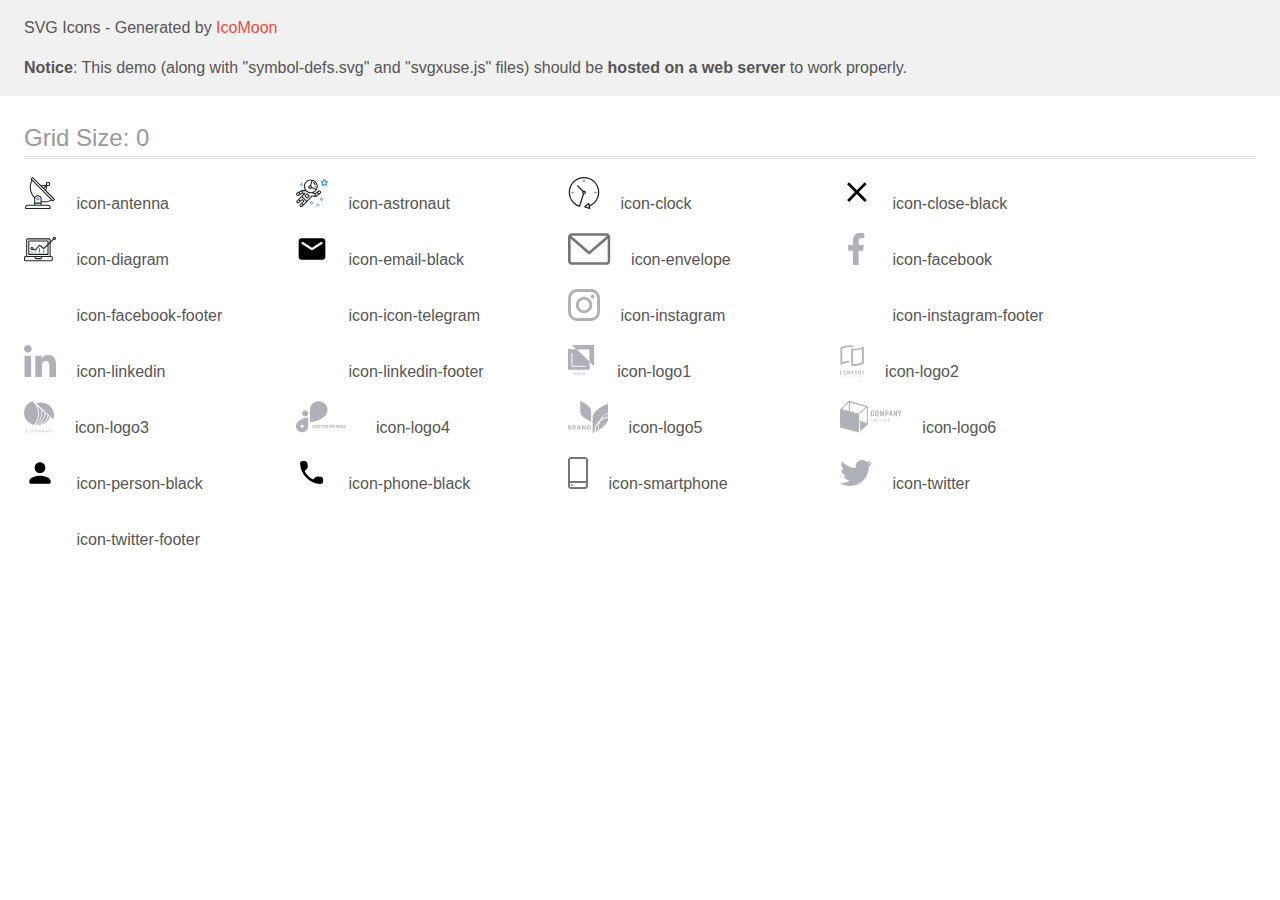
<file: image/svg-icons/icomoon/demo-external-svg.html>
<!doctype html>
<html>
<head>
    <title>IcoMoon - SVG Icons</title>
    <meta charset="utf-8">
    <meta name="viewport" content="width=device-width, initial-scale=1">
    <link rel="stylesheet" href="demo-files/demo.css">
    <link rel="stylesheet" href="style.css">
</head>
<body>
<header class="bgc1 clearfix">
<div class="mhl">
    <p>SVG Icons - Generated by <a href="https://icomoon.io/app">IcoMoon</a></p><p><strong>Notice</strong>: This demo (along with "symbol-defs.svg" and "svgxuse.js" files) should be <b>hosted on a web server</b> to work properly.</p>
</div>
</header>
    <div class="clearfix mhl ptl">
        <h1 class="mvm mtn fgc1">Grid Size: 0</h1>
        <div class="glyph fs1">
            <div class="clearfix pbs">
                <svg class="icon icon-antenna"><use xlink:href="symbol-defs.svg#icon-antenna"></use></svg><span class="name"> icon-antenna</span>
            </div>
        </div>
        <div class="glyph fs1">
            <div class="clearfix pbs">
                <svg class="icon icon-astronaut"><use xlink:href="symbol-defs.svg#icon-astronaut"></use></svg><span class="name"> icon-astronaut</span>
            </div>
        </div>
        <div class="glyph fs1">
            <div class="clearfix pbs">
                <svg class="icon icon-clock"><use xlink:href="symbol-defs.svg#icon-clock"></use></svg><span class="name"> icon-clock</span>
            </div>
        </div>
        <div class="glyph fs1">
            <div class="clearfix pbs">
                <svg class="icon icon-close-black"><use xlink:href="symbol-defs.svg#icon-close-black"></use></svg><span class="name"> icon-close-black</span>
            </div>
        </div>
        <div class="glyph fs1">
            <div class="clearfix pbs">
                <svg class="icon icon-diagram"><use xlink:href="symbol-defs.svg#icon-diagram"></use></svg><span class="name"> icon-diagram</span>
            </div>
        </div>
        <div class="glyph fs1">
            <div class="clearfix pbs">
                <svg class="icon icon-email-black"><use xlink:href="symbol-defs.svg#icon-email-black"></use></svg><span class="name"> icon-email-black</span>
            </div>
        </div>
        <div class="glyph fs1">
            <div class="clearfix pbs">
                <svg class="icon icon-envelope"><use xlink:href="symbol-defs.svg#icon-envelope"></use></svg><span class="name"> icon-envelope</span>
            </div>
        </div>
        <div class="glyph fs1">
            <div class="clearfix pbs">
                <svg class="icon icon-facebook"><use xlink:href="symbol-defs.svg#icon-facebook"></use></svg><span class="name"> icon-facebook</span>
            </div>
        </div>
        <div class="glyph fs1">
            <div class="clearfix pbs">
                <svg class="icon icon-facebook-footer"><use xlink:href="symbol-defs.svg#icon-facebook-footer"></use></svg><span class="name"> icon-facebook-footer</span>
            </div>
        </div>
        <div class="glyph fs1">
            <div class="clearfix pbs">
                <svg class="icon icon-icon-telegram"><use xlink:href="symbol-defs.svg#icon-icon-telegram"></use></svg><span class="name"> icon-icon-telegram</span>
            </div>
        </div>
        <div class="glyph fs1">
            <div class="clearfix pbs">
                <svg class="icon icon-instagram"><use xlink:href="symbol-defs.svg#icon-instagram"></use></svg><span class="name"> icon-instagram</span>
            </div>
        </div>
        <div class="glyph fs1">
            <div class="clearfix pbs">
                <svg class="icon icon-instagram-footer"><use xlink:href="symbol-defs.svg#icon-instagram-footer"></use></svg><span class="name"> icon-instagram-footer</span>
            </div>
        </div>
        <div class="glyph fs1">
            <div class="clearfix pbs">
                <svg class="icon icon-linkedin"><use xlink:href="symbol-defs.svg#icon-linkedin"></use></svg><span class="name"> icon-linkedin</span>
            </div>
        </div>
        <div class="glyph fs1">
            <div class="clearfix pbs">
                <svg class="icon icon-linkedin-footer"><use xlink:href="symbol-defs.svg#icon-linkedin-footer"></use></svg><span class="name"> icon-linkedin-footer</span>
            </div>
        </div>
        <div class="glyph fs1">
            <div class="clearfix pbs">
                <svg class="icon icon-logo1"><use xlink:href="symbol-defs.svg#icon-logo1"></use></svg><span class="name"> icon-logo1</span>
            </div>
        </div>
        <div class="glyph fs1">
            <div class="clearfix pbs">
                <svg class="icon icon-logo2"><use xlink:href="symbol-defs.svg#icon-logo2"></use></svg><span class="name"> icon-logo2</span>
            </div>
        </div>
        <div class="glyph fs1">
            <div class="clearfix pbs">
                <svg class="icon icon-logo3"><use xlink:href="symbol-defs.svg#icon-logo3"></use></svg><span class="name"> icon-logo3</span>
            </div>
        </div>
        <div class="glyph fs1">
            <div class="clearfix pbs">
                <svg class="icon icon-logo4"><use xlink:href="symbol-defs.svg#icon-logo4"></use></svg><span class="name"> icon-logo4</span>
            </div>
        </div>
        <div class="glyph fs1">
            <div class="clearfix pbs">
                <svg class="icon icon-logo5"><use xlink:href="symbol-defs.svg#icon-logo5"></use></svg><span class="name"> icon-logo5</span>
            </div>
        </div>
        <div class="glyph fs1">
            <div class="clearfix pbs">
                <svg class="icon icon-logo6"><use xlink:href="symbol-defs.svg#icon-logo6"></use></svg><span class="name"> icon-logo6</span>
            </div>
        </div>
        <div class="glyph fs1">
            <div class="clearfix pbs">
                <svg class="icon icon-person-black"><use xlink:href="symbol-defs.svg#icon-person-black"></use></svg><span class="name"> icon-person-black</span>
            </div>
        </div>
        <div class="glyph fs1">
            <div class="clearfix pbs">
                <svg class="icon icon-phone-black"><use xlink:href="symbol-defs.svg#icon-phone-black"></use></svg><span class="name"> icon-phone-black</span>
            </div>
        </div>
        <div class="glyph fs1">
            <div class="clearfix pbs">
                <svg class="icon icon-smartphone"><use xlink:href="symbol-defs.svg#icon-smartphone"></use></svg><span class="name"> icon-smartphone</span>
            </div>
        </div>
        <div class="glyph fs1">
            <div class="clearfix pbs">
                <svg class="icon icon-twitter"><use xlink:href="symbol-defs.svg#icon-twitter"></use></svg><span class="name"> icon-twitter</span>
            </div>
        </div>
        <div class="glyph fs1">
            <div class="clearfix pbs">
                <svg class="icon icon-twitter-footer"><use xlink:href="symbol-defs.svg#icon-twitter-footer"></use></svg><span class="name"> icon-twitter-footer</span>
            </div>
        </div>
  </div>
<script defer src="svgxuse.js"></script>
</body>
</html>
</file>
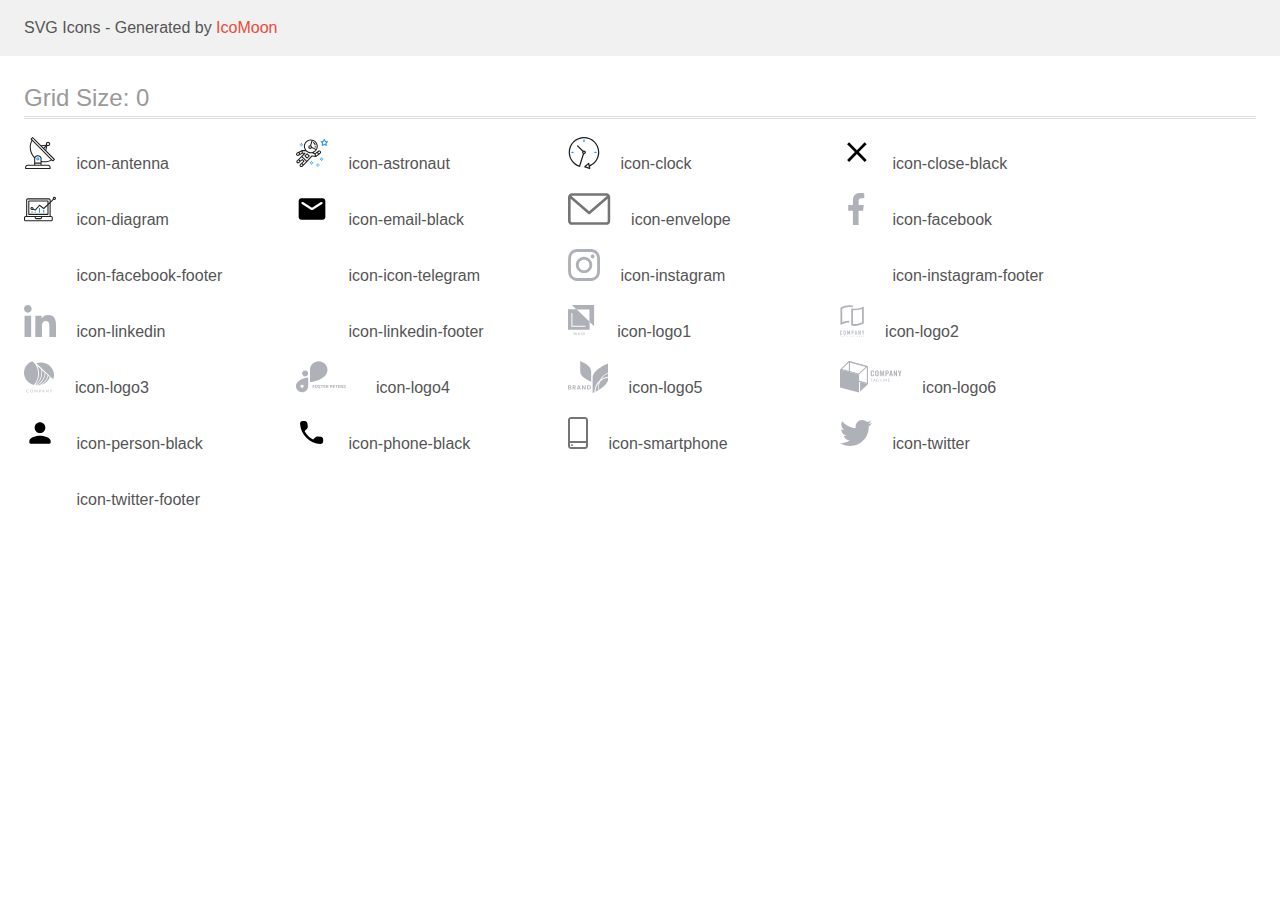
<file: image/svg-icons/icomoon/demo.html>
<!doctype html>
<html>
<head>
    <title>IcoMoon - SVG Icons</title>
    <meta charset="utf-8">
    <meta name="viewport" content="width=device-width, initial-scale=1">
    <link rel="stylesheet" href="demo-files/demo.css">
    <link rel="stylesheet" href="style.css">
</head>
<body>
<svg aria-hidden="true" style="position: absolute; width: 0; height: 0; overflow: hidden;" version="1.1" xmlns="http://www.w3.org/2000/svg" xmlns:xlink="http://www.w3.org/1999/xlink">
<defs>
<symbol id="icon-antenna" viewBox="0 0 32 32">
<path fill="#212121" style="fill: var(--color1, #212121)" d="M30.773 22.098l-8.443-8.505 0.937-4.615c0.242 0.094 0.499 0.144 0.758 0.146h0.006c1.192 0.014 2.17-0.941 2.184-2.133s-0.941-2.17-2.133-2.184c-1.192-0.014-2.17 0.941-2.184 2.133-0.003 0.255 0.039 0.509 0.125 0.749l-4.96 0.605-8.091-8.133c-0.099-0.101-0.235-0.159-0.377-0.16-0.14 0.001-0.274 0.056-0.373 0.155l-1.513 1.504c-0.208 0.208-0.208 0.546 0 0.754l0.814 0.826c-3.153 5.798-2.129 12.978 2.519 17.663 0.043 0.041 0.092 0.074 0.146 0.098-0.034 0.18-0.051 0.364-0.052 0.547v6.187h-6.4c-1.472 0.002-2.665 1.195-2.667 2.667v1.067c0 0.295 0.239 0.533 0.533 0.533h24.533c0.295 0 0.533-0.239 0.533-0.533v-1.067c-0.002-1.472-1.195-2.665-2.667-2.667h-6.4v-2.742c1.003 0.21 2.024 0.317 3.049 0.32 2.458-0.003 4.877-0.615 7.040-1.783l0.818 0.823c0.099 0.101 0.235 0.159 0.377 0.16 0.14-0.001 0.274-0.056 0.373-0.155l1.512-1.504c0.208-0.208 0.208-0.546 0-0.754zM23.28 6.233c0.418-0.415 1.093-0.414 1.508 0.004s0.414 1.093-0.004 1.508c-0.2 0.199-0.47 0.31-0.752 0.31h-0.003c-0.589-0.003-1.064-0.483-1.061-1.072 0.001-0.282 0.114-0.552 0.314-0.751h-0.002zM22.024 9.738l-0.598 2.946-1.175-1.182 1.774-1.763zM21.418 8.836l-1.92 1.909-1.485-1.493 3.405-0.415zM24.004 28.8c0.884 0 1.6 0.716 1.6 1.6v0.533h-23.467v-0.533c0-0.884 0.716-1.6 1.6-1.6h20.267zM16.537 26.667v1.067h-5.333v-1.067h5.333zM11.204 25.6v-4.053c0-1.294 1.196-2.347 2.667-2.347s2.667 1.053 2.667 2.347v4.053h-5.333zM17.604 23.904v-2.357c0-1.882-1.675-3.413-3.733-3.413-1.331-0.020-2.576 0.657-3.281 1.786-4.058-4.274-4.971-10.645-2.279-15.887l18.602 18.708c-2.872 1.461-6.165 1.873-9.309 1.163zM28.893 23.22l-21.057-21.181 0.755-0.752 7.935 7.98c0.004 0 0.006 0.007 0.010 0.010l13.115 13.191-0.757 0.752z"></path>
<path fill="#2196f3" style="fill: var(--color2, #2196f3)" d="M13.876 20.267h-0.005c-0.884-0.001-1.601 0.714-1.602 1.598s0.714 1.601 1.598 1.602h0.005c0.884 0.001 1.601-0.714 1.602-1.598s-0.714-1.601-1.598-1.602zM14.249 22.245c-0.1 0.1-0.236 0.156-0.378 0.155-0.295-0.002-0.532-0.242-0.53-0.536 0.001-0.141 0.057-0.276 0.157-0.375s0.233-0.154 0.373-0.155c0.295 0.002 0.532 0.241 0.531 0.536-0.001 0.141-0.057 0.276-0.157 0.375h0.005z"></path>
</symbol>
<symbol id="icon-astronaut" viewBox="0 0 32 32">
<path fill="#2196f3" style="fill: var(--color2, #2196f3)" d="M31.974 4.524c-0.063-0.193-0.229-0.333-0.43-0.363l-1.91-0.278-0.855-1.731c-0.179-0.365-0.777-0.365-0.956 0l-0.855 1.731-1.91 0.278c-0.201 0.029-0.367 0.17-0.431 0.363-0.062 0.193-0.011 0.405 0.135 0.547l1.383 1.348-0.326 1.903c-0.034 0.2 0.048 0.402 0.212 0.522 0.166 0.121 0.382 0.135 0.562 0.040l1.709-0.899 1.709 0.899c0.078 0.041 0.164 0.061 0.249 0.061 0.11 0 0.221-0.034 0.314-0.102 0.164-0.119 0.246-0.322 0.212-0.522l-0.326-1.903 1.383-1.348c0.145-0.142 0.197-0.354 0.135-0.547zM29.511 5.851c-0.125 0.122-0.183 0.299-0.153 0.472l0.191 1.114-1-0.526c-0.078-0.041-0.163-0.061-0.249-0.061s-0.17 0.020-0.249 0.061l-1.001 0.526 0.191-1.114c0.030-0.173-0.028-0.349-0.153-0.472l-0.81-0.789 1.119-0.163c0.174-0.025 0.324-0.134 0.402-0.292l0.5-1.013 0.5 1.013c0.078 0.157 0.228 0.267 0.402 0.292l1.119 0.163-0.809 0.789z"></path>
<path fill="#2196f3" style="fill: var(--color2, #2196f3)" d="M26.134 20.522h-1.067v1.067h1.067v-1.067z"></path>
<path fill="#2196f3" style="fill: var(--color2, #2196f3)" d="M26.134 22.656h-1.067v1.067h1.067v-1.067z"></path>
<path fill="#2196f3" style="fill: var(--color2, #2196f3)" d="M27.2 21.589h-1.067v1.067h1.067v-1.067z"></path>
<path fill="#2196f3" style="fill: var(--color2, #2196f3)" d="M25.067 21.589h-1.067v1.067h1.067v-1.067z"></path>
<path fill="#2196f3" style="fill: var(--color2, #2196f3)" d="M22.4 26.389h-1.067v1.067h1.067v-1.067z"></path>
<path fill="#2196f3" style="fill: var(--color2, #2196f3)" d="M22.4 28.522h-1.067v1.067h1.067v-1.067z"></path>
<path fill="#2196f3" style="fill: var(--color2, #2196f3)" d="M23.467 27.456h-1.067v1.067h1.067v-1.067z"></path>
<path fill="#2196f3" style="fill: var(--color2, #2196f3)" d="M21.333 27.456h-1.067v1.067h1.067v-1.067z"></path>
<path fill="#2196f3" style="fill: var(--color2, #2196f3)" d="M16 24.256h-1.067v1.067h1.067v-1.067z"></path>
<path fill="#2196f3" style="fill: var(--color2, #2196f3)" d="M16 26.389h-1.067v1.067h1.067v-1.067z"></path>
<path fill="#2196f3" style="fill: var(--color2, #2196f3)" d="M17.067 25.322h-1.067v1.067h1.067v-1.067z"></path>
<path fill="#2196f3" style="fill: var(--color2, #2196f3)" d="M14.933 25.322h-1.067v1.067h1.067v-1.067z"></path>
<path fill="#2196f3" style="fill: var(--color2, #2196f3)" d="M5.867 6.122h-1.067v1.067h1.067v-1.067z"></path>
<path fill="#2196f3" style="fill: var(--color2, #2196f3)" d="M5.867 8.255h-1.067v1.067h1.067v-1.067z"></path>
<path fill="#2196f3" style="fill: var(--color2, #2196f3)" d="M6.933 7.189h-1.067v1.067h1.067v-1.067z"></path>
<path fill="#2196f3" style="fill: var(--color2, #2196f3)" d="M4.8 7.189h-1.067v1.067h1.067v-1.067z"></path>
<path fill="#212121" style="fill: var(--color1, #212121)" d="M24.715 14.159c-0.287-0.388-0.709-0.637-1.188-0.705-0.481-0.068-0.956 0.058-1.34 0.352l-1.252 0.96-1.898 1.417-1.358-0.541c2.421-1.086 4.114-3.508 4.114-6.32 0-3.823-3.123-6.933-6.961-6.933s-6.961 3.11-6.961 6.933c0 1.386 0.414 2.674 1.12 3.758l-2.764-0.024c-0.002 0-0.003 0-0.005 0-0.009 0-0.015 0.004-0.023 0.005-0.053 0.002-0.105 0.013-0.155 0.031-0.013 0.005-0.026 0.008-0.038 0.013-0.006 0.003-0.013 0.003-0.019 0.006l-3.233 1.596c-0.001 0-0.001 0-0.001 0.001l-1.893 0.911c-0.021 0.009-0.042 0.021-0.063 0.035-0.755 0.502-1.012 1.489-0.598 2.295 0.22 0.429 0.595 0.745 1.056 0.889 0.178 0.055 0.359 0.083 0.539 0.083 0.29 0 0.577-0.071 0.839-0.211l1.388-0.738 2.264-1.169 1.357-0.008-5.442 5.416c-0.001 0.001-0.001 0.001-0.002 0.001l-1.339 1.333c-0.316 0.315-0.49 0.732-0.49 1.178s0.174 0.863 0.49 1.179c0.325 0.323 0.752 0.485 1.179 0.485s0.854-0.162 1.18-0.485l1.314-1.309 1.741-1.3 0.901 0.897-1.762 1.754c-0 0.001-0.001 0.001-0.002 0.001l-1.339 1.333c-0.316 0.315-0.49 0.732-0.49 1.178s0.174 0.863 0.49 1.179c0.325 0.323 0.753 0.485 1.18 0.485s0.855-0.162 1.18-0.485l3.482-3.467c0.001-0.001 0.001-0.001 0.001-0.002l1.010-1-0.004-0.004c0.006-0.006 0.015-0.009 0.022-0.015l5.166-5.658 3.471 0.494c0.025 0.004 0.050 0.005 0.075 0.005 0.065 0 0.127-0.015 0.187-0.038 0.018-0.006 0.033-0.015 0.050-0.023 0.019-0.010 0.039-0.015 0.058-0.027l3.213-2.133c0.012-0.008 0.018-0.021 0.029-0.029 0.013-0.010 0.029-0.014 0.041-0.026l1.271-1.191c0.662-0.62 0.753-1.635 0.212-2.362zM2.13 17.77c-0.173 0.093-0.37 0.111-0.558 0.052-0.187-0.058-0.338-0.186-0.427-0.358-0.161-0.314-0.068-0.695 0.214-0.902l1.314-0.632 0.449 1.313-0.992 0.527zM5.628 15.942l-1.548 0.8-0.439-1.283 2.027-1.001-0.040 1.484zM20.727 9.322c0 0.918-0.219 1.785-0.599 2.559l-4.181-1.899c-0.044-0.573-0.341-1.075-0.788-1.388l1.464-4.86c2.378 0.756 4.105 2.974 4.105 5.588zM8.938 9.322c0-3.235 2.644-5.867 5.894-5.867 0.253 0 0.5 0.021 0.745 0.052l-1.432 4.754c-0.019-0.001-0.037-0.006-0.057-0.006-1.033 0-1.873 0.837-1.873 1.867s0.84 1.867 1.873 1.867c0.694 0 1.294-0.383 1.618-0.945l3.862 1.755c-1.075 1.446-2.795 2.39-4.737 2.39-3.25 0-5.894-2.632-5.894-5.867zM14.894 10.122c0 0.441-0.362 0.8-0.806 0.8s-0.806-0.359-0.806-0.8c0-0.441 0.362-0.8 0.806-0.8s0.806 0.359 0.806 0.8zM2.465 25.146c-0.236 0.234-0.619 0.234-0.854 0.001-0.114-0.114-0.176-0.263-0.176-0.423s0.062-0.309 0.176-0.421l0.962-0.959 0.851 0.848-0.959 0.955zM5.679 28.88c-0.236 0.234-0.619 0.235-0.855 0.001-0.114-0.114-0.176-0.263-0.176-0.423s0.062-0.309 0.176-0.421l0.963-0.959 0.852 0.848-0.96 0.955zM9.16 25.411c-0.001 0-0.001 0-0.002 0.001l-1.765 1.76-0.852-0.848 1.763-1.755c0 0 0 0 0-0s0.001-0.001 0.002-0.001c0.040-0.040 0.065-0.088 0.090-0.135 0.007-0.014 0.020-0.026 0.026-0.040 0.017-0.041 0.019-0.085 0.026-0.129 0.003-0.025 0.014-0.047 0.014-0.073 0-0.036-0.013-0.070-0.020-0.106-0.006-0.032-0.006-0.065-0.019-0.095-0.020-0.050-0.055-0.094-0.091-0.138-0.010-0.012-0.014-0.027-0.025-0.038 0 0 0 0-0.001 0s-0.001-0.002-0.001-0.002l-1.607-1.6c-0.017-0.017-0.039-0.024-0.058-0.038-0.028-0.022-0.055-0.042-0.087-0.058-0.030-0.015-0.061-0.024-0.093-0.033-0.034-0.010-0.067-0.017-0.103-0.020-0.033-0.002-0.063 0.001-0.095 0.005-0.036 0.004-0.069 0.009-0.104 0.020-0.034 0.011-0.063 0.027-0.094 0.045-0.020 0.011-0.042 0.015-0.061 0.029l-1.773 1.324-0.901-0.897 2.399-2.386 4.361 4.289-0.928 0.919zM15.979 18.394c-0.015-0.002-0.030 0.004-0.045 0.003-0.039-0.002-0.076 0.001-0.115 0.007-0.030 0.005-0.059 0.011-0.088 0.021-0.034 0.012-0.065 0.028-0.097 0.047-0.030 0.018-0.057 0.037-0.083 0.061-0.013 0.011-0.028 0.017-0.040 0.029l-4.698 5.146-4.328-4.257 2.833-2.818c0.209-0.208 0.21-0.546 0.002-0.755-0.105-0.105-0.243-0.157-0.381-0.156v-0.001l-2.219 0.013 0.028-1.607 3.104 0.027c1.265 1.294 3.029 2.101 4.981 2.101 0.437 0 0.864-0.045 1.279-0.123 0.040 0.032 0.079 0.065 0.13 0.085l2.41 0.96 0.152 0.758 0.178 0.885-3.003-0.427zM20.020 18.572l-0.313-1.558 1.446-1.080 0.947 1.257-2.080 1.381zM23.774 15.741l-0.838 0.785-0.931-1.236 0.831-0.637c0.155-0.119 0.351-0.168 0.543-0.143 0.193 0.027 0.364 0.128 0.48 0.284 0.217 0.292 0.18 0.699-0.085 0.947z"></path>
<path fill="#212121" style="fill: var(--color1, #212121)" d="M13.602 18.544l-2.143-2.133c-0.207-0.207-0.545-0.207-0.753 0l-2.142 2.133c-0.1 0.101-0.157 0.236-0.157 0.378s0.056 0.278 0.157 0.378l2.142 2.133c0.104 0.103 0.241 0.155 0.377 0.155s0.273-0.052 0.376-0.155l2.143-2.133c0.1-0.1 0.157-0.236 0.157-0.378s-0.057-0.278-0.157-0.378zM11.083 20.303l-1.387-1.381 1.387-1.381 1.387 1.381-1.387 1.381z"></path>
<path fill="#212121" style="fill: var(--color1, #212121)" d="M17.164 5.071l-0.258 1.036c0.071 0.018 1.738 0.452 1.738 2.149h1.067c-0-2.017-1.666-2.965-2.547-3.185z"></path>
<path fill="#212121" style="fill: var(--color1, #212121)" d="M19.711 9.322h-1.067v1.067h1.067v-1.067z"></path>
</symbol>
<symbol id="icon-clock" viewBox="0 0 32 32">
<path fill="#212121" style="fill: var(--color1, #212121)" d="M31.297 15.301c-0.002-8.452-6.855-15.303-15.308-15.301s-15.303 6.855-15.301 15.308c0.001 6.658 4.307 12.551 10.649 14.576 0.061 0.019 0.124 0.029 0.187 0.029 0.121-0 0.239-0.032 0.343-0.094 0.135-0.080 0.236-0.207 0.283-0.356l3.865-12.25c1.057-0.005 1.909-0.866 1.903-1.923s-0.866-1.909-1.923-1.903c-0.284 0.001-0.565 0.067-0.82 0.191l-5.106-5.107c-0.253-0.245-0.657-0.238-0.902 0.016-0.239 0.247-0.239 0.639 0 0.886l5.103 5.109c-0.392 0.799-0.168 1.764 0.536 2.309l-3.683 11.673c-7.278-2.681-11.004-10.754-8.323-18.032s10.754-11.004 18.032-8.323c7.278 2.681 11.004 10.754 8.324 18.032-1.31 3.556-4.001 6.431-7.462 7.973l-0.398-1.874c-0.073-0.344-0.411-0.565-0.756-0.492-0.109 0.023-0.209 0.074-0.292 0.148l-3.837 3.426c-0.263 0.234-0.287 0.637-0.052 0.9 0.076 0.085 0.174 0.149 0.283 0.184l4.899 1.563c0.335 0.108 0.694-0.077 0.802-0.412 0.034-0.106 0.040-0.219 0.017-0.328l-0.391-1.839c5.664-2.388 9.342-7.942 9.329-14.089zM15.992 14.664c0.352 0 0.638 0.286 0.638 0.638s-0.286 0.638-0.638 0.638c-0.352 0-0.638-0.285-0.638-0.638s0.285-0.638 0.638-0.638zM18.093 29.528l2.184-1.948 0.603 2.84-2.787-0.892z"></path>
<path fill="#2196f3" style="fill: var(--color2, #2196f3)" d="M15.354 3.185v1.275c0 0.352 0.285 0.638 0.638 0.638s0.638-0.285 0.638-0.638v-1.275c0-0.352-0.286-0.638-0.638-0.638s-0.638 0.286-0.638 0.638z"></path>
<path fill="#2196f3" style="fill: var(--color2, #2196f3)" d="M3.876 14.664c-0.352 0-0.638 0.286-0.638 0.638s0.285 0.638 0.638 0.638h1.275c0.352 0 0.638-0.285 0.638-0.638s-0.285-0.638-0.638-0.638h-1.275z"></path>
<path fill="#2196f3" style="fill: var(--color2, #2196f3)" d="M28.108 15.939c0.352 0 0.638-0.285 0.638-0.638s-0.285-0.638-0.638-0.638h-1.275c-0.352 0-0.638 0.286-0.638 0.638s0.286 0.638 0.638 0.638h1.275z"></path>
</symbol>
<symbol id="icon-close-black" viewBox="0 0 32 32">
<path d="M26.667 7.303l-1.97-1.97-7.808 7.808-7.808-7.808-1.97 1.97 7.808 7.808-7.808 7.808 1.97 1.97 7.808-7.808 7.808 7.808 1.97-1.97-7.808-7.808 7.808-7.808z"></path>
</symbol>
<symbol id="icon-diagram" viewBox="0 0 32 32">
<path fill="#2196f3" style="fill: var(--color2, #2196f3)" d="M14.926 14.965h1.066v4.798h-1.066v-4.797z"></path>
<path fill="#2196f3" style="fill: var(--color2, #2196f3)" d="M19.19 17.097h1.066v2.665h-1.066v-2.665z"></path>
<path fill="#2196f3" style="fill: var(--color2, #2196f3)" d="M10.661 18.696h1.066v1.066h-1.066v-1.066z"></path>
<path fill="#2196f3" style="fill: var(--color2, #2196f3)" d="M7.463 18.163h1.066v1.599h-1.066v-1.599z"></path>
<path fill="#212121" style="fill: var(--color1, #212121)" d="M1.599 28.291h25.587c0.883 0 1.599-0.716 1.599-1.599v-2.132c0-0.883-0.716-1.599-1.599-1.599h-0.533v-13.293l3.028-2.868c0.703 0.346 1.553 0.136 2.013-0.499s0.396-1.508-0.152-2.068-1.42-0.644-2.065-0.198c-0.644 0.446-0.873 1.292-0.542 2.002l-2.281 2.163v-1.23c0-0.883-0.716-1.599-1.599-1.599h-21.322c-0.883 0-1.599 0.716-1.599 1.599v15.992h-0.533c-0.883 0-1.599 0.716-1.599 1.599v2.132c0 0.883 0.716 1.599 1.599 1.599zM30.384 4.837c0.294 0 0.533 0.239 0.533 0.533s-0.239 0.533-0.533 0.533c-0.294 0-0.533-0.239-0.533-0.533s0.239-0.533 0.533-0.533zM3.198 6.969c0-0.294 0.239-0.533 0.533-0.533h21.322c0.294 0 0.533 0.239 0.533 0.533v2.239l-1.066 1.013v-2.186c0-0.294-0.239-0.533-0.533-0.533h-19.19c-0.294 0-0.533 0.239-0.533 0.533v13.326c0 0.294 0.239 0.533 0.533 0.533h19.19c0.294 0 0.533-0.239 0.533-0.533v-9.674l1.066-1.010v12.284h-22.388v-15.992zM7.996 13.899c-0.721-0.002-1.354 0.478-1.546 1.174s0.105 1.433 0.725 1.801c0.62 0.368 1.41 0.276 1.928-0.226l1.853 0.93c0.215 0.108 0.476 0.057 0.636-0.123l3.939-4.431 3.872 2.901c0.208 0.156 0.498 0.139 0.686-0.039l3.365-3.188v8.131h-18.124v-12.26h18.124v2.66l-3.771 3.572-3.904-2.927c-0.222-0.166-0.534-0.135-0.718 0.072l-3.993 4.493-1.493-0.746c0.011-0.064 0.018-0.129 0.020-0.193 0-0.883-0.716-1.599-1.599-1.599zM8.529 15.498c0 0.294-0.239 0.533-0.533 0.533s-0.533-0.239-0.533-0.533c0-0.294 0.239-0.533 0.533-0.533s0.533 0.239 0.533 0.533zM11.727 24.026h5.331v0.533c0 0.294-0.239 0.533-0.533 0.533h-4.264c-0.294 0-0.533-0.239-0.533-0.533v-0.533zM1.066 24.56c0-0.294 0.239-0.533 0.533-0.533h9.062v0.533c0 0.883 0.716 1.599 1.599 1.599h4.264c0.883 0 1.599-0.716 1.599-1.599v-0.533h9.062c0.294 0 0.533 0.239 0.533 0.533v2.132c0 0.294-0.239 0.533-0.533 0.533h-25.587c-0.294 0-0.533-0.239-0.533-0.533v-2.132z"></path>
</symbol>
<symbol id="icon-email-black" viewBox="0 0 32 32">
<path d="M26.667 5.333h-21.333c-1.467 0-2.652 1.2-2.652 2.667l-0.014 16c0 1.467 1.2 2.667 2.667 2.667h21.333c1.467 0 2.667-1.2 2.667-2.667v-16c0-1.467-1.2-2.667-2.667-2.667zM26.133 11.001l-9.426 5.892c-0.201 0.126-0.446 0.2-0.708 0.2s-0.506-0.075-0.713-0.204l0.006 0.003-9.426-5.892c-0.336-0.201-0.557-0.562-0.557-0.975 0-0.625 0.507-1.132 1.132-1.132 0.233 0 0.449 0.070 0.629 0.19l-0.004-0.003 8.933 5.586 8.933-5.588c0.176-0.118 0.392-0.188 0.624-0.188 0.625 0 1.132 0.507 1.132 1.132 0 0.413-0.221 0.775-0.552 0.972l-0.005 0.003z"></path>
</symbol>
<symbol id="icon-envelope" viewBox="0 0 43 32">
<path fill="#757575" style="fill: var(--color3, #757575)" d="M38.667 0h-34.667c-2.206 0-4 1.794-4 4v24c0 2.206 1.794 4 4 4h34.667c2.206 0 4-1.794 4-4v-24c0-2.206-1.794-4-4-4zM38.667 2.667c0.181 0 0.353 0.038 0.511 0.103l-17.844 15.466-17.844-15.466c0.158-0.066 0.33-0.103 0.511-0.103h34.667zM38.667 29.333h-34.667c-0.736 0-1.333-0.598-1.333-1.333v-22.413l17.793 15.421c0.251 0.217 0.563 0.326 0.874 0.326s0.622-0.108 0.874-0.326l17.793-15.421v22.413c0 0.736-0.598 1.333-1.333 1.333z"></path>
</symbol>
<symbol id="icon-facebook" viewBox="0 0 32 32">
<path fill="#afb1b8" style="fill: var(--color4, #afb1b8)" d="M21.329 5.313h2.921v-5.088c-0.504-0.069-2.237-0.225-4.256-0.225-4.212 0-7.097 2.649-7.097 7.519v4.481h-4.648v5.688h4.648v14.312h5.699v-14.311h4.46l0.708-5.688h-5.169v-3.919c0.001-1.644 0.444-2.769 2.735-2.769z"></path>
</symbol>
<symbol id="icon-facebook-footer" viewBox="0 0 32 32">
<path fill="#fff" style="fill: var(--color5, #fff)" d="M21.329 5.313h2.921v-5.088c-0.504-0.069-2.237-0.225-4.256-0.225-4.212 0-7.097 2.649-7.097 7.519v4.481h-4.648v5.688h4.648v14.312h5.699v-14.311h4.46l0.708-5.688h-5.169v-3.919c0.001-1.644 0.444-2.769 2.735-2.769z"></path>
</symbol>
<symbol id="icon-icon-telegram" viewBox="0 0 32 32">
<path fill="#fff" style="fill: var(--color5, #fff)" d="M32 0l-32 18 10.227 3.787 15.773-14.787-11.997 16.187 0.009 0.003-0.012-0.003v8.813l5.735-6.691 7.267 2.691 4.999-28z"></path>
</symbol>
<symbol id="icon-instagram" viewBox="0 0 32 32">
<path fill="#afb1b8" style="fill: var(--color4, #afb1b8)" d="M31.968 9.408c-0.074-1.701-0.349-2.869-0.742-3.882-0.424-1.111-1.054-2.059-1.85-2.837l-0.001-0.001c-0.78-0.792-1.724-1.419-2.778-1.827l-0.054-0.018c-1.019-0.394-2.181-0.667-3.882-0.742-1.712-0.082-2.256-0.101-6.602-0.101-4.344 0-4.888 0.019-6.595 0.094-1.699 0.074-2.869 0.349-3.88 0.742-1.112 0.424-2.060 1.054-2.839 1.85l-0.001 0.001c-0.791 0.78-1.418 1.724-1.825 2.778l-0.018 0.054c-0.395 1.019-0.669 2.181-0.744 3.882-0.082 1.712-0.101 2.256-0.101 6.602 0 4.344 0.019 4.888 0.094 6.595 0.075 1.701 0.35 2.869 0.744 3.882 0.426 1.11 1.055 2.057 1.849 2.837l0.001 0.001c0.8 0.813 1.77 1.443 2.832 1.843 1.019 0.395 2.182 0.67 3.882 0.744 1.707 0.075 2.251 0.094 6.595 0.094 4.346 0 4.89-0.019 6.595-0.094 1.701-0.074 2.869-0.349 3.882-0.742 2.157-0.85 3.833-2.526 4.664-4.628l0.019-0.055c0.394-1.019 0.669-2.182 0.744-3.882 0.075-1.707 0.093-2.251 0.093-6.595s-0.006-4.888-0.080-6.595zM29.088 22.474c-0.070 1.563-0.333 2.406-0.55 2.97-0.552 1.399-1.64 2.486-3.004 3.024l-0.036 0.012c-0.56 0.219-1.411 0.482-2.968 0.55-1.688 0.075-2.194 0.094-6.464 0.094-4.269 0-4.782-0.019-6.464-0.094-1.563-0.069-2.406-0.331-2.97-0.55-0.721-0.269-1.334-0.676-1.836-1.192l-0.001-0.001c-0.517-0.503-0.924-1.117-1.184-1.803l-0.011-0.034c-0.218-0.563-0.48-1.413-0.549-2.97-0.075-1.688-0.094-2.195-0.094-6.464 0-4.27 0.019-4.784 0.094-6.464 0.069-1.563 0.331-2.406 0.549-2.97 0.269-0.722 0.678-1.337 1.198-1.837l0.002-0.002c0.504-0.517 1.119-0.923 1.806-1.182l0.034-0.011c0.56-0.219 1.411-0.48 2.968-0.55 1.688-0.074 2.195-0.093 6.464-0.093 4.275 0 4.782 0.019 6.464 0.093 1.563 0.069 2.406 0.331 2.97 0.55 0.693 0.256 1.325 0.662 1.837 1.194 0.531 0.52 0.938 1.144 1.195 1.84 0.218 0.56 0.48 1.411 0.549 2.968 0.075 1.688 0.094 2.194 0.094 6.464 0 4.269-0.019 4.768-0.094 6.458z"></path>
<path fill="#afb1b8" style="fill: var(--color4, #afb1b8)" d="M16.059 7.782c-4.539 0.002-8.218 3.682-8.219 8.221v0c0.091 4.471 3.737 8.060 8.221 8.060s8.13-3.589 8.221-8.052l0-0.009c-0.001-4.54-3.681-8.22-8.221-8.221h-0zM16.059 21.334c-2.945-0-5.332-2.388-5.332-5.333s2.388-5.333 5.333-5.333c0 0 0.001 0 0.001 0h-0c2.946 0 5.334 2.388 5.334 5.334s-2.388 5.334-5.334 5.334v0zM26.525 7.458c0 1.060-0.86 1.92-1.92 1.92s-1.92-0.86-1.92-1.92v0c0-1.060 0.86-1.92 1.92-1.92s1.92 0.86 1.92 1.92v0z"></path>
</symbol>
<symbol id="icon-instagram-footer" viewBox="0 0 32 32">
<path fill="#fff" style="fill: var(--color5, #fff)" d="M31.969 9.408c-0.075-1.7-0.35-2.869-0.744-3.882-0.406-1.075-1.031-2.038-1.85-2.838-0.8-0.813-1.769-1.444-2.832-1.844-1.019-0.394-2.182-0.669-3.882-0.744-1.713-0.081-2.257-0.1-6.601-0.1s-4.888 0.019-6.595 0.094c-1.7 0.075-2.869 0.35-3.882 0.744-1.075 0.406-2.038 1.031-2.838 1.85-0.813 0.8-1.444 1.769-1.844 2.832-0.394 1.019-0.669 2.182-0.744 3.882-0.081 1.713-0.1 2.257-0.1 6.601s0.019 4.888 0.094 6.595c0.075 1.7 0.35 2.869 0.744 3.882 0.406 1.075 1.038 2.038 1.85 2.838 0.8 0.813 1.769 1.444 2.832 1.844 1.019 0.394 2.182 0.669 3.882 0.744 1.706 0.075 2.25 0.094 6.595 0.094s4.888-0.019 6.595-0.094c1.7-0.075 2.869-0.35 3.882-0.744 2.151-0.832 3.851-2.532 4.682-4.682 0.394-1.019 0.669-2.182 0.744-3.882 0.075-1.707 0.094-2.251 0.094-6.595s-0.006-4.888-0.081-6.595zM29.087 22.473c-0.069 1.563-0.331 2.407-0.55 2.969-0.538 1.394-1.644 2.5-3.038 3.038-0.563 0.219-1.413 0.481-2.969 0.55-1.688 0.075-2.194 0.094-6.464 0.094s-4.782-0.019-6.464-0.094c-1.563-0.069-2.407-0.331-2.969-0.55-0.694-0.256-1.325-0.663-1.838-1.194-0.531-0.519-0.938-1.144-1.194-1.838-0.219-0.563-0.481-1.413-0.55-2.969-0.075-1.688-0.094-2.194-0.094-6.464s0.019-4.782 0.094-6.464c0.069-1.563 0.331-2.407 0.55-2.969 0.256-0.694 0.663-1.325 1.2-1.838 0.519-0.531 1.144-0.938 1.838-1.194 0.563-0.219 1.413-0.481 2.969-0.55 1.688-0.075 2.194-0.094 6.464-0.094 4.276 0 4.782 0.019 6.464 0.094 1.563 0.069 2.407 0.331 2.969 0.55 0.694 0.256 1.325 0.662 1.838 1.194 0.531 0.519 0.938 1.144 1.194 1.838 0.219 0.563 0.481 1.413 0.55 2.969 0.075 1.688 0.094 2.194 0.094 6.464s-0.019 4.77-0.094 6.458z"></path>
<path fill="#fff" style="fill: var(--color5, #fff)" d="M16.059 7.783c-4.538 0-8.22 3.682-8.22 8.22s3.682 8.22 8.22 8.22c4.539 0 8.22-3.682 8.22-8.22s-3.682-8.22-8.22-8.22zM16.059 21.335c-2.944 0-5.332-2.388-5.332-5.332s2.388-5.332 5.332-5.332c2.944 0 5.332 2.388 5.332 5.332s-2.388 5.332-5.332 5.332z"></path>
<path fill="#fff" style="fill: var(--color5, #fff)" d="M26.524 7.458c0 1.060-0.859 1.919-1.919 1.919s-1.919-0.859-1.919-1.919c0-1.060 0.859-1.919 1.919-1.919s1.919 0.859 1.919 1.919z"></path>
</symbol>
<symbol id="icon-linkedin" viewBox="0 0 32 32">
<path fill="#afb1b8" style="fill: var(--color4, #afb1b8)" d="M31.992 32h0.008v-11.738c0-5.741-1.235-10.163-7.947-10.163-3.227 0-5.392 1.77-6.277 3.45h-0.093v-2.914h-6.365v21.363h6.627v-10.578c0-2.786 0.528-5.48 3.978-5.48 3.398 0 3.45 3.179 3.45 5.658v10.402h6.619zM0.528 10.635h6.635v21.365h-6.635v-21.365zM3.843 0c-2.123 0-3.843 1.721-3.843 3.843v0c0 2.12 1.722 3.878 3.843 3.878 2.12 0 3.842-1.757 3.842-3.878s-1.72-3.841-3.841-3.843h-0z"></path>
</symbol>
<symbol id="icon-linkedin-footer" viewBox="0 0 32 32">
<path fill="#fff" style="fill: var(--color5, #fff)" d="M31.992 32v-0.001h0.008v-11.736c0-5.741-1.236-10.164-7.948-10.164-3.227 0-5.392 1.771-6.276 3.449h-0.093v-2.913h-6.364v21.364h6.627v-10.579c0-2.785 0.528-5.479 3.977-5.479 3.399 0 3.449 3.179 3.449 5.657v10.401h6.62z"></path>
<path fill="#fff" style="fill: var(--color5, #fff)" d="M0.528 10.636h6.635v21.364h-6.635v-21.364z"></path>
<path fill="#fff" style="fill: var(--color5, #fff)" d="M3.843 0c-2.121 0-3.843 1.721-3.843 3.843s1.721 3.879 3.843 3.879c2.121 0 3.843-1.757 3.843-3.879-0.001-2.121-1.723-3.843-3.843-3.843v0z"></path>
</symbol>
<symbol id="icon-logo1" viewBox="0 0 29 32">
<path fill="#afb1b8" style="fill: var(--color4, #afb1b8)" d="M3.84 0l4.677 4.428h13.046v12.351l4.677 4.428v-21.206h-22.4z"></path>
<path fill="#afb1b8" style="fill: var(--color4, #afb1b8)" d="M0 4.241v20.6h21.76v-8.188l-13.105-12.407-8.655-0.005zM17.615 21.828h-14.172v-13.855h1.002v12.917h13.17v0.938zM6.266 28.662l0.524-1.078h0.438l-0.764 1.437v0.838h-0.397v-0.838l-0.764-1.437h0.439l0.524 1.078zM8.513 29.329h-0.881l-0.184 0.53h-0.411l0.859-2.275h0.355l0.861 2.275h-0.413l-0.186-0.53zM7.743 29.010h0.659l-0.33-0.944-0.33 0.944zM10.071 29.244c0-0.105 0.029-0.202 0.086-0.289 0.058-0.089 0.17-0.193 0.339-0.314-0.069-0.083-0.131-0.176-0.182-0.276l-0.004-0.008c-0.031-0.066-0.050-0.144-0.052-0.226v-0c0-0.179 0.054-0.319 0.163-0.422s0.254-0.156 0.437-0.156c0.166 0 0.301 0.049 0.406 0.147 0.106 0.097 0.16 0.218 0.16 0.361 0 0.001 0 0.002 0 0.003 0 0.096-0.027 0.186-0.074 0.262l0.001-0.002c-0.063 0.095-0.142 0.174-0.233 0.236l-0.003 0.002-0.155 0.113 0.44 0.518c0.063-0.125 0.095-0.264 0.095-0.417h0.33c0 0.28-0.065 0.509-0.196 0.689l0.334 0.396h-0.44l-0.128-0.152c-0.154 0.115-0.348 0.183-0.558 0.183-0.008 0-0.017-0-0.025-0l0.001 0c-0.225 0-0.405-0.060-0.54-0.179-0.124-0.11-0.202-0.27-0.202-0.447 0-0.007 0-0.014 0-0.021l-0 0.001zM10.824 29.587c0.128 0 0.248-0.043 0.359-0.128l-0.497-0.586-0.049 0.035c-0.125 0.095-0.188 0.203-0.188 0.325 0 0.105 0.034 0.191 0.102 0.256 0.066 0.061 0.156 0.099 0.254 0.099 0.006 0 0.013-0 0.019-0l-0.001 0zM10.614 28.121c0 0.088 0.054 0.197 0.161 0.33l0.173-0.118 0.049-0.039c0.059-0.052 0.097-0.128 0.097-0.212 0-0.003-0-0.006-0-0.009v0c0-0.001 0-0.001 0-0.002 0-0.059-0.026-0.112-0.067-0.149l-0-0c-0.042-0.040-0.099-0.064-0.162-0.064-0.003 0-0.006 0-0.009 0h0c-0.003-0-0.006-0-0.010-0-0.066 0-0.126 0.029-0.167 0.075l-0 0c-0.041 0.048-0.066 0.111-0.066 0.179 0 0.003 0 0.007 0 0.010v-0zM14.748 29.118c-0.023 0.243-0.113 0.432-0.269 0.568s-0.364 0.204-0.623 0.204c-0.181 0-0.341-0.043-0.48-0.128-0.139-0.089-0.248-0.214-0.317-0.362l-0.002-0.005c-0.074-0.16-0.117-0.347-0.117-0.544 0-0.003 0-0.005 0-0.008v0-0.212c0-0.214 0.038-0.403 0.114-0.567 0.077-0.164 0.186-0.29 0.326-0.378 0.143-0.089 0.307-0.133 0.494-0.133 0.251 0 0.453 0.068 0.606 0.205s0.243 0.329 0.268 0.578h-0.394c-0.019-0.163-0.067-0.281-0.144-0.353-0.076-0.073-0.188-0.109-0.336-0.109-0.172 0-0.304 0.063-0.397 0.189-0.092 0.125-0.138 0.309-0.141 0.552v0.202c0 0.246 0.044 0.433 0.132 0.563s0.218 0.194 0.387 0.194c0.155 0 0.272-0.035 0.35-0.105s0.128-0.186 0.148-0.348h0.394zM16.918 28.78c0 0.223-0.038 0.419-0.115 0.588-0.077 0.168-0.188 0.297-0.332 0.388-0.143 0.090-0.307 0.134-0.494 0.134-0.184 0-0.349-0.045-0.493-0.134-0.146-0.094-0.261-0.225-0.332-0.38l-0.002-0.006c-0.075-0.163-0.119-0.354-0.119-0.555 0-0.008 0-0.015 0-0.023v0.001-0.128c0-0.222 0.038-0.418 0.117-0.588s0.19-0.3 0.333-0.389c0.144-0.091 0.308-0.136 0.493-0.136s0.35 0.045 0.493 0.134c0.143 0.089 0.255 0.217 0.333 0.384s0.118 0.362 0.118 0.584v0.126zM16.522 28.662c0-0.252-0.048-0.445-0.143-0.58-0.085-0.123-0.225-0.202-0.384-0.202-0.007 0-0.015 0-0.022 0.001l0.001-0c-0.005-0-0.011-0-0.016-0-0.159 0-0.299 0.079-0.384 0.2l-0.001 0.002c-0.096 0.133-0.145 0.323-0.147 0.567v0.131c0 0.25 0.049 0.444 0.146 0.58s0.233 0.205 0.406 0.205c0.175 0 0.31-0.067 0.403-0.2 0.095-0.133 0.142-0.328 0.142-0.584v-0.118z"></path>
</symbol>
<symbol id="icon-logo2" viewBox="0 0 25 32">
<path fill="#afb1b8" style="fill: var(--color4, #afb1b8)" d="M10.447 1.806h0.084c0.156 0 0.324 0.015 0.49 0.030 0.734 0.052 1.463 0.162 2.18 0.329v-1.762c-0.652-0.172-1.42-0.299-2.207-0.357l-0.042-0.002c-0.254-0.020-0.571-0.035-0.889-0.043l-0.021-0h-0.263c-1.523 0.006-3.040 0.201-4.515 0.582-1.68 0.418-3.292 1.075-4.79 1.948v17.475c1.312-0.729 2.832-1.339 4.431-1.75l0.135-0.029c1.123-0.3 2.434-0.51 3.78-0.586l0.052-0.002h0.052c0.216-0.011 0.433-0.017 0.655-0.018v-1.791c-1.78 0.024-3.493 0.264-5.129 0.695l0.147-0.033c-0.603 0.157-1.185 0.326-1.731 0.513l-0.623 0.212v-13.626l0.266-0.128c1.89-0.918 4.096-1.513 6.424-1.649l0.047-0.002c0.008-0.001 0.018-0.001 0.028-0.001s0.020 0 0.029 0.001l-0.001-0c0.248-0.012 0.497-0.018 0.742-0.018h0.28c0.129 0.003 0.258 0.006 0.388 0.014z"></path>
<path fill="#afb1b8" style="fill: var(--color4, #afb1b8)" d="M14.838 3.651c-0.005 0-0.011 0-0.016 0-0.915 0-1.811-0.077-2.684-0.225l0.094 0.013c-0.277-0.047-0.55-0.103-0.814-0.164v17.275c1.12 0.277 2.271 0.412 3.425 0.404 1.607-0.007 3.162-0.218 4.643-0.61l-0.128 0.029c1.817-0.461 3.412-1.129 4.877-1.995l-0.085 0.047v-17.163c-1.311 0.728-2.83 1.338-4.429 1.751l-0.136 0.030c-1.551 0.399-3.145 0.603-4.746 0.609zM21.745 3.95l0.623-0.209v13.63l-0.266 0.129c-0.903 0.443-1.963 0.834-3.065 1.118l-0.119 0.026c-1.331 0.345-2.699 0.521-4.074 0.527-0.411 0-0.818-0.017-1.214-0.052l-0.426-0.038v-14.017l0.497 0.033c0.361 0.023 0.735 0.034 1.141 0.034 1.841-0.007 3.622-0.248 5.32-0.696l-0.147 0.033c0.777-0.203 1.355-0.38 1.924-0.576l-0.193 0.058zM1.684 25.977c-0.167-0.173-0.401-0.281-0.661-0.281-0.011 0-0.022 0-0.033 0.001l0.002-0c-0.004-0-0.009-0-0.014-0-0.139 0-0.272 0.028-0.393 0.078l0.007-0.003c-0.237 0.095-0.42 0.28-0.51 0.512l-0.002 0.006c-0.049 0.123-0.074 0.254-0.072 0.386v2.335c-0.006 0.164 0.026 0.328 0.092 0.479 0.055 0.12 0.135 0.226 0.234 0.313 0.093 0.078 0.203 0.135 0.32 0.166 0.114 0.031 0.231 0.048 0.349 0.048 0.13 0.001 0.258-0.026 0.377-0.081 0.351-0.156 0.591-0.5 0.591-0.901v-0.261h-0.61v0.208c0 0.004 0 0.008 0 0.013 0 0.070-0.013 0.137-0.038 0.199l0.001-0.004c-0.021 0.052-0.051 0.095-0.089 0.132l-0 0c-0.070 0.054-0.159 0.088-0.255 0.089h-0c-0.011 0.001-0.023 0.002-0.036 0.002-0.103 0-0.194-0.050-0.25-0.127l-0.001-0.001c-0.051-0.082-0.082-0.182-0.082-0.289 0-0.008 0-0.016 0.001-0.024l-0 0.001v-2.177c-0.004-0.121 0.022-0.24 0.075-0.349 0.056-0.087 0.153-0.143 0.262-0.143 0.013 0 0.025 0.001 0.038 0.002l-0.001-0c0.003-0 0.007-0 0.012-0 0.107 0 0.201 0.052 0.26 0.131l0.001 0.001c0.063 0.082 0.102 0.187 0.102 0.301 0 0.004-0 0.009-0 0.013v-0.001 0.202h0.604v-0.238c0-0.003 0-0.007 0-0.011 0-0.143-0.027-0.28-0.077-0.405l0.003 0.007c-0.048-0.128-0.117-0.237-0.205-0.329l0 0zM5.31 25.951c-0.186-0.158-0.429-0.255-0.694-0.257h-0c-0.124 0.001-0.247 0.023-0.364 0.066-0.252 0.090-0.45 0.276-0.556 0.511l-0.002 0.006c-0.062 0.142-0.092 0.297-0.089 0.452v2.239c-0.004 0.158 0.026 0.314 0.089 0.458 0.055 0.121 0.136 0.228 0.237 0.314 0.093 0.086 0.203 0.153 0.322 0.197 0.108 0.041 0.233 0.065 0.363 0.065 0.267 0 0.511-0.099 0.696-0.262l-0.001 0.001c0.098-0.088 0.176-0.194 0.231-0.314 0.063-0.144 0.093-0.301 0.089-0.458v-2.239c0-0.006 0-0.014 0-0.021 0-0.156-0.033-0.304-0.092-0.438l0.003 0.007c-0.057-0.128-0.135-0.237-0.23-0.327l-0-0zM5.025 28.969c0.001 0.010 0.001 0.022 0.001 0.034 0 0.114-0.047 0.217-0.123 0.29l-0 0c-0.077 0.065-0.177 0.104-0.287 0.104s-0.21-0.039-0.288-0.105l0.001 0.001c-0.076-0.073-0.123-0.175-0.123-0.289 0-0.013 0.001-0.025 0.002-0.037l-0 0.002v-2.239c-0.001-0.010-0.001-0.022-0.001-0.034 0-0.113 0.047-0.216 0.123-0.289l0-0c0.077-0.065 0.178-0.104 0.287-0.104s0.21 0.039 0.288 0.105l-0.001-0.001c0.076 0.073 0.123 0.176 0.123 0.289 0 0.012-0.001 0.024-0.002 0.036l0-0.002v2.24zM10.072 29.969v-4.24h-0.586l-0.77 2.244h-0.011l-0.777-2.244h-0.581v4.239h0.606v-2.578h0.011l0.593 1.823h0.302l0.598-1.823h0.011v2.578h0.605zM13.513 26.027c-0.093-0.105-0.211-0.185-0.342-0.232-0.124-0.042-0.267-0.066-0.416-0.066-0.008 0-0.016 0-0.024 0l0.001-0h-0.9v4.24h0.604v-1.656h0.311c0.188 0.009 0.375-0.031 0.545-0.116 0.139-0.078 0.251-0.188 0.329-0.32l0.002-0.004c0.070-0.113 0.117-0.238 0.138-0.369 0.024-0.159 0.034-0.32 0.033-0.482 0.006-0.203-0.014-0.407-0.059-0.606-0.043-0.153-0.12-0.284-0.223-0.39l0 0zM13.201 27.319c-0.003 0.081-0.023 0.157-0.057 0.224l0.001-0.003c-0.035 0.065-0.089 0.116-0.154 0.147l-0.002 0.001c-0.075 0.034-0.162 0.054-0.254 0.054-0.011 0-0.022-0-0.033-0.001l0.002 0h-0.275v-1.441h0.311c0.009-0 0.019-0.001 0.029-0.001 0.088 0 0.172 0.020 0.247 0.055l-0.004-0.002c0.062 0.036 0.111 0.090 0.141 0.155l0.001 0.002c0.033 0.074 0.051 0.154 0.053 0.236v0.282c0 0.098 0.006 0.201 0 0.291h-0.006zM16.374 25.729h-0.495l-0.934 4.24h0.604l0.177-0.911h0.823l0.178 0.911h0.604l-0.958-4.24zM15.817 28.481l0.297-1.537h0.011l0.295 1.537h-0.604zM20.277 28.283h-0.011l-0.913-2.554h-0.58v4.24h0.604v-2.55h0.012l0.923 2.549h0.569v-4.239h-0.604v2.554zM23.968 25.729l-0.486 1.686h-0.012l-0.486-1.686h-0.639l0.83 2.448v1.791h0.604v-1.791l0.83-2.447h-0.64zM0 31.166h0.291v0.817h0.198v-0.817h0.289v-0.168h-0.778v0.168zM2.447 30.999l-0.382 0.984h0.21l0.081-0.224h0.392l0.084 0.224h0.215l-0.391-0.985h-0.21zM2.417 31.593l0.134-0.365 0.134 0.365h-0.268zM4.866 31.62h0.228v0.127c-0.063 0.051-0.145 0.083-0.234 0.083h-0c-0.004 0-0.010 0-0.015 0-0.079 0-0.149-0.037-0.194-0.094l-0-0.001c-0.046-0.065-0.073-0.147-0.073-0.234 0-0.008 0-0.016 0.001-0.023l-0 0.001c0-0.219 0.095-0.329 0.283-0.329 0.006-0.001 0.014-0.001 0.021-0.001 0.097 0 0.179 0.067 0.202 0.157l0 0.001 0.194-0.038c-0.042-0.193-0.18-0.289-0.417-0.289-0.004-0-0.009-0-0.014-0-0.127 0-0.243 0.048-0.331 0.127l0-0c-0.088 0.087-0.143 0.208-0.143 0.342 0 0.013 0 0.026 0.002 0.038l-0-0.002c-0 0.007-0 0.015-0 0.023 0 0.132 0.048 0.254 0.127 0.347l-0.001-0.001c0.087 0.090 0.209 0.146 0.343 0.146 0.011 0 0.021-0 0.032-0.001l-0.001 0c0.005 0 0.010 0 0.016 0 0.155 0 0.296-0.060 0.402-0.157l-0 0v-0.388h-0.426v0.166zM7.337 30.999h-0.198v0.984h0.689v-0.167h-0.49v-0.817zM9.426 30.999h-0.199v0.984h0.199v-0.985zM11.468 31.655l-0.403-0.657h-0.193v0.984h0.185v-0.643l0.396 0.643h0.198v-0.985h-0.182v0.658zM13.315 31.55h0.49v-0.168h-0.49v-0.215h0.527v-0.168h-0.727v0.985h0.747v-0.167h-0.548v-0.266zM17.792 31.386h-0.388v-0.388h-0.198v0.984h0.198v-0.431h0.388v0.431h0.198v-0.985h-0.197v0.388zM19.649 31.55h0.492v-0.168h-0.492v-0.215h0.529v-0.168h-0.726v0.985h0.746v-0.167h-0.548v-0.266zM22.168 31.55c0.172-0.027 0.258-0.118 0.258-0.274 0.001-0.008 0.002-0.018 0.002-0.028 0-0.078-0.038-0.148-0.097-0.191l-0.001-0c-0.073-0.037-0.159-0.059-0.25-0.059-0.014 0-0.027 0-0.040 0.001l0.002-0h-0.417v0.985h0.197v-0.412h0.039c0.005-0 0.010-0 0.016-0 0.039 0 0.076 0.008 0.109 0.023l-0.002-0.001c0.029 0.018 0.053 0.042 0.070 0.072l0.215 0.313h0.236l-0.119-0.192c-0.054-0.096-0.128-0.175-0.216-0.235l-0.002-0.002zM21.969 31.413h-0.146v-0.247h0.156c0.013-0.001 0.027-0.002 0.042-0.002 0.057 0 0.111 0.009 0.162 0.026l-0.004-0.001c0.027 0.024 0.044 0.058 0.044 0.096 0 0.022-0.006 0.043-0.016 0.062l0-0.001c-0.009 0.017-0.022 0.032-0.037 0.043l-0 0c-0.049 0.015-0.105 0.024-0.162 0.024-0.013 0-0.027-0-0.040-0.001l0.002 0zM24.068 31.55h0.49v-0.168h-0.49v-0.215h0.529v-0.168h-0.728v0.985h0.747v-0.167h-0.548v-0.266z"></path>
</symbol>
<symbol id="icon-logo3" viewBox="0 0 31 32">
<path fill="#afb1b8" style="fill: var(--color4, #afb1b8)" d="M4.723 31.103c0.023 0.001 0.044 0.010 0.060 0.025v0l0.153 0.161c-0.119 0.13-0.266 0.234-0.431 0.304-0.194 0.077-0.401 0.115-0.61 0.109-0.009 0-0.020 0-0.031 0-0.196 0-0.383-0.038-0.554-0.106l0.010 0.004c-0.332-0.134-0.588-0.397-0.709-0.725l-0.003-0.009c-0.061-0.164-0.097-0.353-0.097-0.55 0-0.007 0-0.015 0-0.022v0.001c-0-0.007-0-0.015-0-0.023 0-0.198 0.038-0.387 0.108-0.56l-0.004 0.010c0.067-0.165 0.168-0.316 0.298-0.444 0.13-0.127 0.286-0.225 0.459-0.29 0.188-0.070 0.389-0.104 0.592-0.102 0.188-0.004 0.374 0.027 0.549 0.093 0.151 0.063 0.29 0.149 0.412 0.257l-0.129 0.171c-0.009 0.012-0.019 0.023-0.032 0.031l-0 0c-0.013 0.009-0.028 0.014-0.045 0.014-0.002 0-0.005-0-0.007-0l0 0c-0.021-0.002-0.039-0.008-0.056-0.019l0 0-0.069-0.045-0.096-0.059c-0.087-0.046-0.189-0.082-0.296-0.101l-0.006-0.001c-0.063-0.011-0.135-0.018-0.209-0.018-0.007 0-0.013 0-0.020 0h0.001c-0.005-0-0.010-0-0.016-0-0.147 0-0.288 0.028-0.417 0.079l0.008-0.003c-0.13 0.051-0.241 0.124-0.333 0.216l0-0c-0.095 0.099-0.169 0.216-0.216 0.342-0.054 0.145-0.080 0.298-0.079 0.452-0.002 0.156 0.025 0.313 0.079 0.46 0.046 0.126 0.119 0.242 0.212 0.341 0.088 0.093 0.196 0.165 0.318 0.212 0.125 0.049 0.259 0.074 0.394 0.073 0.078 0.001 0.156-0.004 0.234-0.015 0.127-0.015 0.247-0.057 0.354-0.122 0.054-0.034 0.104-0.071 0.151-0.113 0.019-0.018 0.045-0.029 0.073-0.030h0zM9.144 30.296c0.002 0.194-0.033 0.387-0.103 0.568-0.067 0.172-0.165 0.319-0.288 0.44l-0 0c-0.126 0.123-0.276 0.221-0.444 0.286l-0.009 0.003c-0.173 0.065-0.373 0.102-0.582 0.102s-0.409-0.037-0.594-0.106l0.012 0.004c-0.175-0.069-0.325-0.167-0.45-0.29l0 0c-0.123-0.123-0.222-0.271-0.288-0.436l-0.003-0.009c-0.065-0.169-0.103-0.364-0.103-0.568s0.038-0.399 0.107-0.579l-0.004 0.011c0.065-0.166 0.164-0.318 0.29-0.447 0.126-0.119 0.276-0.214 0.441-0.276l0.009-0.003c0.173-0.066 0.373-0.104 0.582-0.104s0.409 0.038 0.594 0.108l-0.012-0.004c0.17 0.066 0.324 0.164 0.452 0.29 0.127 0.127 0.224 0.275 0.289 0.439 0.071 0.182 0.106 0.376 0.104 0.571zM8.742 30.296c0-0.007 0-0.016 0-0.024 0-0.155-0.027-0.303-0.076-0.441l0.003 0.009c-0.087-0.256-0.278-0.457-0.522-0.554l-0.006-0.002c-0.126-0.047-0.271-0.075-0.423-0.075s-0.297 0.027-0.432 0.078l0.009-0.003c-0.251 0.099-0.443 0.299-0.528 0.55l-0.002 0.006c-0.097 0.298-0.097 0.615 0 0.912 0.087 0.256 0.279 0.457 0.524 0.552l0.006 0.002c0.273 0.097 0.573 0.097 0.846 0 0.124-0.048 0.234-0.121 0.324-0.214 0.092-0.1 0.162-0.216 0.205-0.341 0.052-0.147 0.076-0.301 0.073-0.456zM12.16 30.774l0.041 0.102c0.015-0.036 0.028-0.069 0.044-0.102 0.017-0.040 0.034-0.073 0.052-0.105l-0.003 0.005 0.978-1.694c0.019-0.030 0.036-0.048 0.056-0.053s0.043-0.009 0.066-0.009c0.005 0 0.010 0 0.015 0l-0.001-0h0.289v2.755h-0.342v-2.11c-0.001-0.014-0.001-0.031-0.001-0.048s0.001-0.033 0.002-0.050l-0 0.002-0.984 1.718c-0.013 0.026-0.033 0.048-0.057 0.062l-0.001 0c-0.023 0.014-0.052 0.022-0.082 0.022-0.001 0-0.002 0-0.002-0h-0.055c-0.030 0.001-0.060-0.007-0.084-0.022s-0.045-0.036-0.058-0.062l-0-0.001-1.012-1.73v2.212h-0.331v-2.75h0.289c0.004-0 0.009-0 0.014-0 0.024 0 0.046 0.003 0.068 0.010l-0.002-0c0.024 0.011 0.042 0.029 0.053 0.052l0 0.001 0.999 1.696c0.018 0.028 0.035 0.060 0.048 0.094l0.001 0.004zM15.841 30.638v1.031h-0.383v-2.75h0.854c0.010-0 0.021-0 0.033-0 0.158 0 0.311 0.022 0.455 0.063l-0.012-0.003c0.124 0.034 0.239 0.092 0.337 0.171 0.085 0.074 0.15 0.167 0.191 0.27 0.045 0.112 0.067 0.232 0.066 0.352 0.002 0.121-0.022 0.24-0.071 0.352-0.049 0.109-0.118 0.201-0.205 0.274l-0.001 0.001c-0.095 0.080-0.209 0.143-0.333 0.181l-0.007 0.002c-0.149 0.045-0.305 0.067-0.461 0.064l-0.463-0.007zM15.841 30.342h0.463c0.101 0.002 0.201-0.013 0.297-0.042 0.083-0.027 0.154-0.068 0.215-0.12l-0.001 0.001c0.056-0.049 0.1-0.11 0.129-0.178l0.001-0.003c0.029-0.066 0.046-0.144 0.046-0.225 0-0.003-0-0.005-0-0.008v0c0-0.008 0.001-0.018 0.001-0.028 0-0.071-0.015-0.138-0.041-0.199l0.001 0.003c-0.032-0.074-0.077-0.137-0.133-0.188l-0-0c-0.126-0.094-0.285-0.15-0.457-0.15-0.021 0-0.041 0.001-0.061 0.002l0.003-0h-0.463v1.134zM20.986 31.673h-0.302c-0.002 0-0.003 0-0.005 0-0.030 0-0.057-0.010-0.079-0.026l0 0c-0.021-0.017-0.038-0.038-0.049-0.063l-0-0.001-0.26-0.665h-1.307l-0.27 0.665c-0.011 0.025-0.027 0.046-0.047 0.061l-0 0c-0.022 0.017-0.051 0.028-0.081 0.028-0.002 0-0.003-0-0.005-0h-0.302l1.148-2.756h0.398l1.164 2.756zM19.091 30.65h1.080l-0.455-1.122c-0.030-0.070-0.060-0.157-0.083-0.245l-0.003-0.014-0.045 0.144c-0.015 0.049-0.029 0.088-0.045 0.126l0.003-0.009-0.452 1.119zM22.64 28.93c0.023 0.013 0.043 0.030 0.058 0.050l1.674 2.076v-2.139h0.342v2.756h-0.191c-0.001 0-0.003 0-0.005 0-0.027 0-0.052-0.006-0.074-0.017l0.001 0c-0.024-0.014-0.044-0.031-0.061-0.051l-0-0-1.674-2.075c0.002 0.031 0.002 0.063 0 0.095v2.049h-0.342v-2.756h0.203c0.024 0 0.047 0.004 0.068 0.013zM27.537 30.577v1.094h-0.383v-1.094l-1.058-1.66h0.342c0.002-0 0.005-0 0.007-0 0.028 0 0.054 0.009 0.075 0.024l-0-0c0.021 0.018 0.038 0.038 0.052 0.061l0.001 0.001 0.662 1.070c0.045 0.070 0.085 0.151 0.114 0.236l0.002 0.008 0.050-0.118c0.019-0.043 0.040-0.086 0.066-0.126l0.653-1.078c0.014-0.022 0.031-0.042 0.050-0.059l0-0c0.020-0.017 0.047-0.027 0.076-0.027 0.002 0 0.004 0 0.006 0h0.346l-1.060 1.667zM11.971 24.293c0.167 0.020 0.335 0.037 0.505 0.051 2.582-1.101 4.768-2.902 6.282-5.18s2.29-4.93 2.23-7.625l-2.846-2.712c0.189 0.894 0.297 1.921 0.297 2.974 0 2.015-0.396 3.937-1.115 5.694l0.036-0.1c-1.090 2.731-2.956 5.12-5.389 6.899z"></path>
<path fill="#afb1b8" style="fill: var(--color4, #afb1b8)" d="M10.954 24.167l0.077 0.015c2.6-1.773 4.583-4.247 5.692-7.104 0.627-1.564 0.99-3.377 0.99-5.275 0-1.296-0.17-2.553-0.488-3.75l0.023 0.102-4.054-3.862c1.269 2.396 2.014 5.238 2.014 8.254 0 0.702-0.040 1.394-0.119 2.075l0.008-0.083c-0.396 3.519-1.833 6.857-4.143 9.628zM24.704 14.724c-0.689 2.962-2.361 5.632-4.77 7.616-0.665 0.553-1.406 1.066-2.191 1.51l-0.075 0.039c2.039-0.578 3.804-1.556 5.285-2.851l-0.016 0.013c1.465-1.281 2.625-2.875 3.38-4.679l0.031-0.084-1.645-1.565z"></path>
<path fill="#afb1b8" style="fill: var(--color4, #afb1b8)" d="M24.060 14.288l-2.341-2.23c-0.053 2.681-0.865 5.162-2.23 7.249l0.032-0.053c-1.394 2.169-3.373 3.943-5.729 5.137h0.012c0.525 0 1.049-0.030 1.571-0.089 2.251-0.883 4.15-2.237 5.65-3.95l0.014-0.017c1.454-1.66 2.512-3.704 3.005-5.958l0.016-0.089zM11.294 2.664l-2.793-2.664c-2.497 0.919-4.644 2.535-6.16 4.636s-2.333 4.589-2.34 7.139c0.010 2.818 1.005 5.552 2.829 7.77s4.372 3.793 7.242 4.476c2.562-2.973 4.061-6.647 4.281-10.488s-0.851-7.648-3.059-10.87zM30.512 13.878c-0.010-3.343-1.408-6.547-3.89-8.91s-5.843-3.696-9.352-3.706c-1.622-0.002-3.229 0.284-4.741 0.841l17.099 16.29c0.559-1.335 0.884-2.886 0.884-4.513 0-0.001 0-0.001 0-0.002v0z"></path>
</symbol>
<symbol id="icon-logo4" viewBox="0 0 60 32">
<path fill="#afb1b8" style="fill: var(--color4, #afb1b8)" d="M9.229 9.548h-0.002c-1.684 0-3.049 1.331-3.049 2.971v0.002c0 1.64 1.365 2.971 3.048 2.971h0.002c1.684 0 3.049-1.331 3.049-2.971v-0.002c0-1.64-1.365-2.97-3.049-2.97zM31.73 8.599c-0.005-2.279-0.936-4.463-2.59-6.075-1.651-1.611-3.893-2.519-6.231-2.524-2.339 0.004-4.581 0.912-6.236 2.523s-2.585 3.797-2.59 6.076v12.566s17.645-1.915 17.647-12.564v-0.002zM0 25.289c0.008 1.659 0.697 3.155 1.801 4.226l0.002 0.001c1.121 1.086 2.65 1.756 4.336 1.758h0c1.686-0.001 3.215-0.671 4.337-1.759l-0.002 0.002c1.106-1.071 1.795-2.567 1.804-4.224v-8.746s-12.278 1.335-12.278 8.743zM6.14 26.855c-0.001 0-0.002 0-0.002 0-0.331 0-0.639-0.098-0.897-0.267l0.006 0.004c-0.262-0.171-0.466-0.41-0.589-0.693l-0.004-0.010c-0.077-0.177-0.122-0.382-0.122-0.598 0-0.109 0.011-0.215 0.033-0.317l-0.002 0.010c0.062-0.304 0.215-0.583 0.439-0.802 0.22-0.213 0.5-0.365 0.814-0.427l0.010-0.002c0.312-0.061 0.635-0.030 0.929 0.089s0.545 0.319 0.722 0.577c0.17 0.244 0.271 0.546 0.271 0.872 0 0.216-0.045 0.422-0.125 0.609l0.004-0.010c-0.080 0.191-0.199 0.365-0.348 0.511s-0.327 0.262-0.522 0.341c-0.182 0.076-0.394 0.12-0.616 0.12-0 0-0.001 0-0.001 0h0v-0.006zM18.672 25.884h-1.256v1.297h-0.655v-3.173h2.067v0.53h-1.412v0.819h1.255v0.528zM21.815 25.666c0 0.313-0.055 0.586-0.166 0.822s-0.269 0.417-0.475 0.545c-0.194 0.121-0.43 0.192-0.682 0.192-0.009 0-0.017-0-0.026-0l0.001 0c-0.263 0-0.498-0.063-0.704-0.19-0.208-0.131-0.373-0.314-0.476-0.533l-0.003-0.008c-0.109-0.23-0.173-0.5-0.173-0.785 0-0.009 0-0.018 0-0.028l-0 0.001v-0.158c0-0.313 0.056-0.588 0.168-0.825 0.113-0.238 0.272-0.42 0.477-0.547 0.207-0.128 0.442-0.192 0.707-0.192s0.499 0.064 0.704 0.192c0.206 0.127 0.365 0.309 0.477 0.547 0.114 0.237 0.17 0.511 0.17 0.822v0.141zM21.153 25.522c0-0.333-0.060-0.586-0.179-0.759-0.106-0.157-0.284-0.26-0.485-0.26-0.009 0-0.018 0-0.027 0.001l0.001-0c-0.007-0-0.016-0.001-0.025-0.001-0.201 0-0.378 0.102-0.482 0.256l-0.001 0.002c-0.119 0.17-0.179 0.42-0.181 0.749v0.155c0 0.324 0.060 0.576 0.179 0.755s0.29 0.268 0.514 0.268c0.008 0 0.017 0.001 0.026 0.001 0.2 0 0.375-0.101 0.479-0.255l0.001-0.002c0.118-0.173 0.177-0.424 0.179-0.755v-0.155zM23.936 26.348c0-0.006 0-0.012 0-0.018 0-0.107-0.051-0.203-0.13-0.264l-0.001-0.001c-0.087-0.067-0.244-0.137-0.471-0.21-0.209-0.065-0.388-0.139-0.558-0.227l0.019 0.009c-0.36-0.195-0.54-0.457-0.54-0.787 0-0.171 0.048-0.324 0.144-0.458 0.098-0.135 0.236-0.24 0.417-0.316s0.385-0.113 0.61-0.113c0.227 0 0.429 0.042 0.607 0.124s0.314 0.197 0.412 0.347c0.099 0.15 0.149 0.32 0.149 0.511h-0.655c0-0.146-0.045-0.258-0.137-0.338-0.092-0.082-0.22-0.123-0.386-0.123-0.159 0-0.284 0.034-0.372 0.103-0.082 0.058-0.134 0.152-0.134 0.259 0 0.003 0 0.005 0 0.008v-0c0 0.103 0.052 0.189 0.156 0.259s0.258 0.135 0.46 0.196c0.372 0.112 0.643 0.251 0.813 0.417s0.255 0.372 0.255 0.618c0 0.275-0.104 0.491-0.312 0.647s-0.487 0.234-0.839 0.234c-0.244 0-0.466-0.045-0.667-0.133-0.189-0.080-0.344-0.207-0.458-0.365l-0.002-0.003c-0.099-0.147-0.157-0.328-0.157-0.522 0-0.006 0-0.013 0-0.019v0.001h0.656c0 0.35 0.209 0.525 0.628 0.525 0.156 0 0.277-0.031 0.364-0.094 0.080-0.057 0.131-0.149 0.131-0.254 0-0.004-0-0.009-0-0.013l0 0.001zM27.427 24.537h-0.973v2.644h-0.654v-2.644h-0.959v-0.53h2.586v0.53zM29.712 25.805h-1.255v0.85h1.474v0.525h-2.128v-3.173h2.124v0.53h-1.469v0.756h1.255v0.513zM31.489 26.019h-0.521v1.162h-0.655v-3.173h1.18c0.375 0 0.664 0.083 0.868 0.251s0.305 0.403 0.305 0.708c0 0.216-0.048 0.397-0.141 0.543-0.105 0.152-0.25 0.271-0.419 0.341l-0.006 0.002 0.687 1.297v0.030h-0.702l-0.595-1.162zM30.968 25.489h0.528c0.164 0 0.291-0.042 0.381-0.124 0.084-0.082 0.136-0.197 0.136-0.323 0-0.008-0-0.017-0.001-0.025l0 0.001c0-0.15-0.042-0.268-0.129-0.353-0.084-0.086-0.214-0.129-0.39-0.129h-0.525v0.953zM34.931 26.062v1.119h-0.654v-3.173h1.238c0.238 0 0.448 0.043 0.628 0.131 0.182 0.087 0.321 0.211 0.418 0.372s0.147 0.342 0.147 0.548c0 0.311-0.107 0.557-0.321 0.737-0.212 0.179-0.506 0.268-0.883 0.268h-0.573zM34.931 25.533h0.584c0.173 0 0.305-0.041 0.394-0.123 0.092-0.081 0.138-0.197 0.138-0.348 0-0.007 0.001-0.015 0.001-0.023 0-0.137-0.053-0.262-0.139-0.355l0 0c-0.092-0.096-0.218-0.145-0.38-0.149h-0.599v0.997zM39.069 25.805h-1.255v0.85h1.474v0.525h-2.128v-3.173h2.124v0.53h-1.47v0.756h1.256v0.513zM42.105 24.537h-0.973v2.644h-0.654v-2.644h-0.959v-0.53h2.586v0.53zM44.389 25.805h-1.256v0.85h1.474v0.525h-2.127v-3.173h2.123v0.53h-1.47v0.756h1.256v0.513zM46.166 26.019h-0.521v1.162h-0.655v-3.173h1.18c0.375 0 0.665 0.083 0.868 0.251s0.305 0.403 0.305 0.708c0 0.216-0.048 0.397-0.141 0.543-0.105 0.152-0.25 0.271-0.419 0.341l-0.006 0.002 0.687 1.297v0.030h-0.703l-0.595-1.162zM45.645 25.489h0.527c0.164 0 0.292-0.042 0.382-0.124 0.084-0.082 0.136-0.197 0.136-0.323 0-0.008-0-0.017-0.001-0.025l0 0.001c0-0.15-0.043-0.268-0.129-0.353-0.084-0.086-0.214-0.129-0.391-0.129h-0.525v0.953zM49.489 26.348c0-0.005 0-0.012 0-0.018 0-0.108-0.051-0.204-0.131-0.264l-0.001-0.001c-0.088-0.067-0.244-0.137-0.471-0.21-0.209-0.065-0.388-0.139-0.558-0.227l0.019 0.009c-0.36-0.195-0.54-0.457-0.54-0.787 0-0.171 0.048-0.324 0.144-0.458s0.236-0.24 0.417-0.316c0.182-0.075 0.385-0.113 0.61-0.113 0.227 0 0.429 0.042 0.606 0.124s0.315 0.197 0.412 0.347c0.099 0.15 0.149 0.32 0.149 0.511h-0.655c0-0.146-0.045-0.258-0.137-0.338-0.092-0.082-0.22-0.123-0.386-0.123-0.16 0-0.284 0.034-0.372 0.103-0.082 0.058-0.134 0.152-0.134 0.259 0 0.003 0 0.005 0 0.008v-0c0 0.103 0.052 0.189 0.156 0.259s0.258 0.135 0.46 0.196c0.372 0.112 0.643 0.251 0.813 0.417s0.255 0.372 0.255 0.618c0 0.275-0.104 0.491-0.312 0.647s-0.487 0.234-0.839 0.234c-0.244 0-0.466-0.045-0.667-0.133-0.188-0.080-0.344-0.207-0.458-0.365l-0.002-0.003c-0.099-0.147-0.157-0.328-0.157-0.522 0-0.006 0-0.013 0-0.019v0.001h0.656c0 0.35 0.208 0.525 0.627 0.525 0.156 0 0.278-0.031 0.365-0.094 0.079-0.057 0.13-0.149 0.13-0.253 0-0.005-0-0.009-0-0.014l0 0.001z"></path>
</symbol>
<symbol id="icon-logo5" viewBox="0 0 40 32">
<path fill="#afb1b8" style="fill: var(--color4, #afb1b8)" d="M3.056 26.742c0.157 0.194 0.24 0.438 0.236 0.688 0.001 0.016 0.001 0.034 0.001 0.053 0 0.324-0.141 0.615-0.365 0.815l-0.001 0.001c-0.304 0.231-0.681 0.343-1.061 0.317h-1.865v-4.361h1.827c0.031-0.002 0.067-0.003 0.103-0.003 0.341 0 0.657 0.11 0.914 0.297l-0.004-0.003c0.218 0.184 0.355 0.457 0.355 0.763 0 0.018-0.001 0.037-0.002 0.055l0-0.003c0.011 0.24-0.065 0.477-0.212 0.667-0.139 0.169-0.331 0.29-0.55 0.339l-0.007 0.001c0.247 0.046 0.471 0.177 0.63 0.373zM0.868 26.084h0.78c0.178 0.014 0.354-0.038 0.497-0.145 0.104-0.095 0.169-0.231 0.169-0.383 0-0.015-0.001-0.030-0.002-0.045l0 0.002c0.001-0.011 0.001-0.024 0.001-0.037 0-0.153-0.064-0.291-0.167-0.389l-0-0c-0.124-0.093-0.28-0.15-0.45-0.15-0.022 0-0.043 0.001-0.064 0.003l0.003-0h-0.767v1.144zM2.222 27.756c0.114-0.1 0.186-0.245 0.186-0.408 0-0.012-0-0.024-0.001-0.036l0 0.002c0.001-0.010 0.001-0.021 0.001-0.032 0-0.166-0.073-0.314-0.189-0.416l-0.001-0.001c-0.132-0.099-0.299-0.159-0.48-0.159-0.018 0-0.036 0.001-0.054 0.002l0.002-0h-0.818v1.199h0.829c0.187 0.011 0.372-0.042 0.524-0.151zM6.789 28.617l-1.016-1.704h-0.382v1.704h-0.874v-4.361h1.654c0.034-0.003 0.074-0.004 0.114-0.004 0.396 0 0.76 0.142 1.042 0.377l-0.003-0.002c0.245 0.251 0.397 0.595 0.397 0.974 0 0.313-0.103 0.601-0.277 0.834l0.003-0.004c-0.204 0.235-0.483 0.392-0.789 0.443l1.083 1.743h-0.951zM5.392 26.318h0.715c0.497 0 0.745-0.22 0.745-0.66 0.001-0.011 0.001-0.024 0.001-0.037 0-0.176-0.070-0.336-0.184-0.453l0 0c-0.133-0.112-0.306-0.18-0.495-0.18-0.024 0-0.047 0.001-0.070 0.003l0.003-0h-0.724l0.009 1.328zM11.568 27.739h-1.742l-0.308 0.878h-0.916l1.6-4.313h0.991l1.593 4.312h-0.916l-0.301-0.878zM11.335 27.079l-0.637-1.84-0.637 1.84h1.273zM17.55 28.617h-0.869l-1.945-2.965v2.965h-0.866v-4.361h0.866l1.945 2.982v-2.982h0.868v4.361zM22.502 27.573c-0.182 0.33-0.45 0.593-0.775 0.764l-0.010 0.005c-0.378 0.191-0.797 0.286-1.22 0.274h-1.546v-4.361h1.546c0.020-0.001 0.044-0.001 0.067-0.001 0.42 0 0.817 0.1 1.168 0.277l-0.015-0.007c0.332 0.168 0.606 0.433 0.785 0.761 0.171 0.333 0.272 0.727 0.272 1.144s-0.1 0.811-0.278 1.158l0.007-0.014zM21.509 27.469c0.239-0.278 0.384-0.642 0.384-1.041s-0.145-0.763-0.386-1.043l0.002 0.002c-0.264-0.232-0.612-0.374-0.993-0.374-0.033 0-0.065 0.001-0.098 0.003l0.004-0h-0.603v2.823h0.603c0.028 0.002 0.061 0.003 0.094 0.003 0.381 0 0.729-0.141 0.994-0.375l-0.002 0.001zM12.112 0s11.201 4.246 10.962 10.39v10.392s-11.193-4.248-10.959-10.392l-0.003-10.39zM33.053 18.349c2.005-1.402 4.428-2.346 7.049-2.628l0.068-0.006v-3.253c-2.995 1.181-5.437 3.227-7.081 5.827l-0.035 0.060z"></path>
<path fill="#afb1b8" style="fill: var(--color4, #afb1b8)" d="M31.782 19.329c1.749-3.487 4.693-6.158 8.283-7.513l0.105-0.035v-9.373s-15.952 6.048-15.615 14.797v14.796s0.711-0.27 1.829-0.778c0-0.473 0-0.95 0.051-1.43 0.35-4.205 2.342-7.887 5.325-10.446l0.021-0.017z"></path>
<path fill="#afb1b8" style="fill: var(--color4, #afb1b8)" d="M30.266 24.825c0.084-1.026 0.27-2.041 0.558-3.030-2.038 2.401-3.303 5.514-3.378 8.921l-0 0.016c1.299-0.625 2.304-1.165 3.286-1.741l-0.218 0.118c-0.191-0.908-0.3-1.952-0.3-3.021 0-0.445 0.019-0.885 0.056-1.32l-0.004 0.057zM30.9 24.878c-0.031 0.359-0.049 0.777-0.049 1.199 0 0.948 0.090 1.874 0.261 2.772l-0.015-0.092c4.357-2.619 9.255-6.664 9.066-11.553v-0.426c-3.246 0.375-6.107 1.788-8.297 3.894l0.005-0.005c-0.501 1.234-0.846 2.664-0.968 4.158l-0.003 0.052z"></path>
</symbol>
<symbol id="icon-logo6" viewBox="0 0 62 32">
<path fill="#afb1b8" style="fill: var(--color4, #afb1b8)" d="M31.123 14.854c-0.251-0.36-0.401-0.806-0.401-1.287 0-0.050 0.002-0.101 0.005-0.15l-0 0.007v-2.074c0-0.637 0.131-1.12 0.394-1.45s0.715-0.495 1.356-0.494c0.602 0 1.030 0.141 1.282 0.422 0.275 0.359 0.41 0.798 0.378 1.241v0.487h-1.076v-0.494c0-0.019 0.001-0.041 0.001-0.064 0-0.148-0.012-0.293-0.034-0.435l0.002 0.016c-0.017-0.115-0.073-0.214-0.153-0.287l-0-0c-0.095-0.071-0.215-0.113-0.345-0.113-0.016 0-0.032 0.001-0.048 0.002l0.002-0c-0.014-0.001-0.029-0.002-0.045-0.002-0.137 0-0.264 0.045-0.367 0.121l0.002-0.001c-0.090 0.081-0.154 0.19-0.178 0.313l-0.001 0.004c-0.031 0.169-0.045 0.341-0.042 0.513v2.518c-0.017 0.243 0.031 0.486 0.138 0.707 0.055 0.075 0.128 0.134 0.212 0.171l0.003 0.001c0.063 0.027 0.136 0.044 0.213 0.044 0.023 0 0.045-0.001 0.067-0.004l-0.003 0c0.013 0.001 0.029 0.002 0.044 0.002 0.128 0 0.245-0.044 0.338-0.117l-0.001 0.001c0.084-0.079 0.142-0.184 0.16-0.303l0-0.003c0.026-0.167 0.037-0.336 0.034-0.504v-0.511h1.076v0.466c0.003 0.038 0.004 0.083 0.004 0.129 0 0.441-0.141 0.85-0.38 1.182l0.004-0.006c-0.247 0.308-0.669 0.462-1.288 0.462s-1.088-0.164-1.354-0.506zM35.608 14.876c-0.272-0.323-0.408-0.794-0.408-1.416v-2.183c0-0.616 0.136-1.082 0.408-1.399s0.726-0.474 1.364-0.473c0.633 0 1.085 0.158 1.358 0.473 0.271 0.317 0.41 0.783 0.41 1.399v2.183c0 0.616-0.139 1.089-0.415 1.414s-0.726 0.487-1.353 0.487c-0.626 0-1.090-0.164-1.364-0.485zM37.473 14.352c0.097-0.202 0.142-0.424 0.129-0.646v-2.672c0.001-0.021 0.002-0.047 0.002-0.072 0-0.204-0.048-0.397-0.133-0.569l0.003 0.007c-0.056-0.076-0.13-0.136-0.216-0.173l-0.003-0.001c-0.062-0.027-0.135-0.042-0.211-0.042-0.026 0-0.051 0.002-0.076 0.005l0.003-0c-0.022-0.003-0.047-0.005-0.073-0.005-0.077 0-0.15 0.016-0.216 0.044l0.004-0.001c-0.090 0.038-0.165 0.098-0.22 0.172l-0.001 0.001c-0.097 0.197-0.142 0.415-0.129 0.633v2.685c-0.014 0.223 0.031 0.444 0.129 0.646 0.063 0.067 0.138 0.121 0.223 0.158l0.004 0.002c0.082 0.036 0.177 0.057 0.277 0.057s0.195-0.021 0.281-0.059l-0.005 0.002c0.089-0.039 0.164-0.093 0.226-0.16l0-0v-0.013zM40.035 9.468h1.16l0.872 4.028 0.892-4.028h1.128l0.113 5.813h-0.833l-0.089-4.040-0.861 4.040h-0.669l-0.892-4.054-0.083 4.054h-0.843l0.104-5.812zM45.5 9.468h1.806c1.041 0 1.561 0.55 1.561 1.651 0 1.054-0.548 1.58-1.643 1.579h-0.616v2.583h-1.114l0.007-5.812zM47.043 11.952c0.11 0.014 0.222 0.004 0.328-0.028s0.203-0.085 0.285-0.155c0.128-0.197 0.184-0.427 0.161-0.657 0.001-0.019 0.001-0.042 0.001-0.064 0-0.164-0.020-0.324-0.057-0.476l0.003 0.014c-0.017-0.062-0.045-0.115-0.083-0.161l0.001 0.001c-0.039-0.047-0.085-0.086-0.138-0.116l-0.002-0.001c-0.129-0.059-0.279-0.094-0.438-0.094-0.021 0-0.042 0.001-0.063 0.002l0.003-0h-0.433v1.736h0.433zM50.474 9.468h1.197l1.229 5.813h-1.039l-0.243-1.341h-1.068l-0.25 1.341h-1.054l1.229-5.812zM51.497 13.267l-0.417-2.44-0.417 2.44h0.834zM53.891 9.468h0.781l1.494 3.316v-3.316h0.925v5.812h-0.742l-1.503-3.462v3.462h-0.957l0.002-5.812zM59.258 13.064l-1.242-3.588h1.046l0.758 2.305 0.711-2.305h1.023l-1.226 3.588v2.216h-1.070v-2.216zM32.845 17.822v0.304h-0.91v2.362h-0.381v-2.362h-0.914v-0.304h2.205zM35.697 20.488h-0.294c-0.002 0-0.005 0-0.008 0-0.028 0-0.054-0.010-0.075-0.026l0 0c-0.022-0.015-0.038-0.036-0.048-0.060l-0-0.001-0.263-0.633h-1.262l-0.263 0.633c-0.008 0.028-0.022 0.052-0.040 0.072l0-0c-0.021 0.016-0.047 0.025-0.076 0.025-0.002 0-0.005-0-0.007-0h-0.294l1.115-2.666h0.387l1.128 2.655zM33.85 19.498h1.053l-0.445-1.085c-0.028-0.067-0.057-0.15-0.080-0.236l-0.003-0.014-0.042 0.141-0.040 0.111-0.442 1.083zM37.619 20.226c0.070 0.003 0.139 0.003 0.209 0 0.061-0.006 0.12-0.017 0.179-0.032 0.064-0.015 0.117-0.032 0.169-0.052l-0.009 0.003c0.049-0.019 0.098-0.042 0.15-0.065v-0.6h-0.446c-0.002 0-0.003 0-0.005 0-0.021 0-0.041-0.008-0.055-0.021l0 0c-0.014-0.011-0.022-0.028-0.022-0.047 0-0.001 0-0.001 0-0.002v0-0.205h0.865v1.022c-0.135 0.092-0.291 0.166-0.459 0.214l-0.012 0.003c-0.079 0.023-0.173 0.043-0.27 0.055l-0.009 0.001c-0.096 0.011-0.208 0.017-0.321 0.017-0.001 0-0.003 0-0.004 0h0c-0.004 0-0.008 0-0.013 0-0.197 0-0.386-0.037-0.56-0.103l0.011 0.004c-0.173-0.067-0.321-0.161-0.446-0.279l0.001 0.001c-0.12-0.117-0.218-0.258-0.285-0.414l-0.003-0.008c-0.065-0.158-0.102-0.342-0.102-0.534 0-0.007 0-0.013 0-0.020v0.001c-0-0.006-0-0.012-0-0.019 0-0.194 0.037-0.379 0.104-0.549l-0.004 0.010c0.064-0.158 0.162-0.301 0.287-0.422 0.127-0.12 0.279-0.214 0.446-0.277 0.191-0.068 0.394-0.102 0.598-0.099 0.104 0 0.207 0.007 0.31 0.023 0.090 0.014 0.179 0.036 0.264 0.067 0.079 0.028 0.153 0.063 0.223 0.106 0.069 0.042 0.134 0.088 0.195 0.139l-0.108 0.165c-0.009 0.015-0.021 0.027-0.036 0.036l-0 0c-0.015 0.009-0.032 0.014-0.051 0.014h-0c-0.026-0.001-0.049-0.008-0.069-0.021l0.001 0c-0.044-0.023-0.080-0.043-0.114-0.066l0.005 0.003c-0.042-0.026-0.092-0.050-0.143-0.070l-0.007-0.002c-0.057-0.023-0.126-0.043-0.197-0.058l-0.008-0.001c-0.081-0.015-0.173-0.023-0.268-0.023-0.005 0-0.011 0-0.016 0h0.001c-0.004-0-0.009-0-0.013-0-0.15 0-0.293 0.027-0.425 0.077l0.008-0.003c-0.128 0.049-0.237 0.121-0.328 0.211l0-0c-0.093 0.096-0.163 0.209-0.207 0.332-0.047 0.132-0.075 0.285-0.075 0.444s0.027 0.312 0.078 0.454l-0.003-0.009c0.049 0.125 0.125 0.24 0.223 0.335 0.092 0.092 0.202 0.163 0.326 0.211 0.142 0.046 0.292 0.064 0.442 0.053zM41.172 20.184h1.217v0.304h-1.59v-2.666h0.381l-0.009 2.362zM43.656 20.487h-0.381v-2.664h0.381v2.666zM45.074 17.834c0.022 0.013 0.042 0.029 0.058 0.049l1.63 2.010c-0.001-0.014-0.002-0.031-0.002-0.048s0.001-0.033 0.002-0.050l-0 0.002v-1.986h0.333v2.676h-0.192c-0.004 0-0.009 0.001-0.013 0.001-0.025 0-0.049-0.006-0.071-0.016l0.001 0c-0.023-0.014-0.043-0.031-0.060-0.050l-0-0-1.628-2.007v2.072h-0.319v-2.665h0.198c0.022 0 0.043 0.004 0.063 0.013zM49.901 17.822v0.294h-1.351v0.88h1.095v0.282h-1.095v0.91h1.351v0.294h-1.743v-2.659h1.743zM9.95 1.359l16.929 4.55v15.946l-16.927-4.547v-15.949zM8.865 0v18.081l19.098 5.135v-18.080l-19.098-5.137z"></path>
<path fill="#afb1b8" style="fill: var(--color4, #afb1b8)" d="M19.1 31.61l-19.1-5.139v-18.080l19.1 5.137v18.082z"></path>
<path fill="#afb1b8" style="fill: var(--color4, #afb1b8)" d="M9.181 1.155l16.707 4.493-7.105 6.728-16.71-4.495 7.107-6.727zM8.865 0l-8.865 8.392 19.1 5.137 8.863-8.392-19.098-5.137zM20.175 30.593l7.787-7.374-7.787-2.096v9.47z"></path>
</symbol>
<symbol id="icon-person-black" viewBox="0 0 32 32">
<path d="M16 16c2.946 0 5.333-2.388 5.333-5.333s-2.388-5.333-5.333-5.333v0c-2.946 0-5.333 2.388-5.333 5.333s2.388 5.333 5.333 5.333v0zM16 18.667c-3.561 0-10.667 1.787-10.667 5.333v1.333c0 0.732 0.599 1.333 1.333 1.333h18.667c0.732 0 1.333-0.601 1.333-1.333v-1.333c0-3.547-7.108-5.333-10.667-5.333z"></path>
</symbol>
<symbol id="icon-phone-black" viewBox="0 0 32 32">
<path d="M24.882 19.774l-3.268-0.373c-0.090-0.011-0.194-0.018-0.3-0.018-0.707 0-1.347 0.287-1.81 0.75l-2.368 2.368c-3.669-1.894-6.585-4.81-8.427-8.372l-0.051-0.108 2.382-2.377c0.463-0.463 0.75-1.103 0.75-1.81 0-0.106-0.006-0.21-0.019-0.312l0.001 0.012-0.373-3.243c-0.155-1.287-1.24-2.276-2.557-2.276-0.001 0-0.002 0-0.003 0h-2.226c-1.454 0-2.663 1.209-2.574 2.661 0.683 10.987 9.47 19.762 20.444 20.444 1.452 0.089 2.663-1.12 2.663-2.574v-2.226c0-0.004 0-0.008 0-0.012 0-1.308-0.985-2.386-2.253-2.532l-0.012-0.001z"></path>
</symbol>
<symbol id="icon-smartphone" viewBox="0 0 20 32">
<path fill="#757575" style="fill: var(--color3, #757575)" d="M17 0h-14c-1.654 0-3 1.346-3 3v26c0 1.654 1.346 3 3 3h14c1.654 0 3-1.346 3-3v-26c0-1.654-1.346-3-3-3zM3 2h14c0.552 0 1 0.448 1 1v21h-16v-21c0-0.552 0.448-1 1-1zM17 30h-14c-0.552 0-1-0.448-1-1v-3h16v3c0 0.552-0.448 1-1 1z"></path>
<path fill="#757575" style="fill: var(--color3, #757575)" d="M4.707 27.478c0.391 0.365 0.391 0.956 0 1.321s-1.024 0.365-1.414 0c-0.391-0.365-0.391-0.956 0-1.321s1.024-0.365 1.414 0z"></path>
</symbol>
<symbol id="icon-twitter" viewBox="0 0 32 32">
<path fill="#afb1b8" style="fill: var(--color4, #afb1b8)" d="M32 6.078c-1.1 0.493-2.376 0.857-3.713 1.028l-0.068 0.007c1.36-0.817 2.382-2.078 2.873-3.579l0.013-0.046c-1.197 0.722-2.591 1.273-4.076 1.573l-0.084 0.014c-1.2-1.279-2.9-2.076-4.787-2.076-3.622 0-6.558 2.936-6.558 6.558 0 0.001 0 0.003 0 0.004v-0c0 0.52 0.043 1.021 0.152 1.496-5.454-0.266-10.28-2.88-13.522-6.861-0.564 0.949-0.899 2.092-0.902 3.313v0.001c0 2.272 1.171 4.286 2.914 5.451-1.091-0.030-2.107-0.325-2.994-0.823l0.033 0.017v0.072c0.003 3.165 2.236 5.807 5.213 6.44l0.043 0.008c-0.499 0.136-1.071 0.215-1.662 0.215-0.020 0-0.041-0-0.061-0l0.003 0c-0.419 0-0.843-0.024-1.242-0.112 0.85 2.598 3.261 4.509 6.13 4.57-2.215 1.746-5.045 2.8-8.122 2.8-0.004 0-0.008 0-0.013 0h0.001c-0.018 0-0.040 0-0.062 0-0.531 0-1.055-0.034-1.569-0.099l0.061 0.006c2.826 1.846 6.287 2.944 10.004 2.944 0.021 0 0.042-0 0.063-0h-0.003c12.072 0 18.672-10 18.672-18.669 0-0.288-0.010-0.57-0.024-0.848 1.299-0.936 2.39-2.064 3.258-3.355l0.030-0.047z"></path>
</symbol>
<symbol id="icon-twitter-footer" viewBox="0 0 32 32">
<path fill="#fff" style="fill: var(--color5, #fff)" d="M32 6.078c-1.19 0.522-2.458 0.868-3.78 1.036 1.36-0.812 2.398-2.088 2.886-3.626-1.268 0.756-2.668 1.29-4.16 1.588-1.204-1.282-2.92-2.076-4.792-2.076-3.632 0-6.556 2.948-6.556 6.562 0 0.52 0.044 1.020 0.152 1.496-5.454-0.266-10.28-2.88-13.522-6.862-0.566 0.982-0.898 2.106-0.898 3.316 0 2.272 1.17 4.286 2.914 5.452-1.054-0.020-2.088-0.326-2.964-0.808 0 0.020 0 0.046 0 0.072 0 3.188 2.274 5.836 5.256 6.446-0.534 0.146-1.116 0.216-1.72 0.216-0.42 0-0.844-0.024-1.242-0.112 0.85 2.598 3.262 4.508 6.13 4.57-2.232 1.746-5.066 2.798-8.134 2.798-0.538 0-1.054-0.024-1.57-0.090 2.906 1.874 6.35 2.944 10.064 2.944 12.072 0 18.672-10 18.672-18.668 0-0.29-0.010-0.57-0.024-0.848 1.302-0.924 2.396-2.078 3.288-3.406z"></path>
</symbol>
</defs>
</svg>

<header class="bgc1 clearfix">
<div class="mhl">
    <p>SVG Icons - Generated by <a href="https://icomoon.io/app">IcoMoon</a></p>
</div>
</header>
    <div class="clearfix mhl ptl">
        <h1 class="mvm mtn fgc1">Grid Size: 0</h1>
        <div class="glyph fs1">
            <div class="clearfix pbs">
                <svg class="icon icon-antenna"><use xlink:href="#icon-antenna"></use></svg><span class="name"> icon-antenna</span>
            </div>
        </div>
        <div class="glyph fs1">
            <div class="clearfix pbs">
                <svg class="icon icon-astronaut"><use xlink:href="#icon-astronaut"></use></svg><span class="name"> icon-astronaut</span>
            </div>
        </div>
        <div class="glyph fs1">
            <div class="clearfix pbs">
                <svg class="icon icon-clock"><use xlink:href="#icon-clock"></use></svg><span class="name"> icon-clock</span>
            </div>
        </div>
        <div class="glyph fs1">
            <div class="clearfix pbs">
                <svg class="icon icon-close-black"><use xlink:href="#icon-close-black"></use></svg><span class="name"> icon-close-black</span>
            </div>
        </div>
        <div class="glyph fs1">
            <div class="clearfix pbs">
                <svg class="icon icon-diagram"><use xlink:href="#icon-diagram"></use></svg><span class="name"> icon-diagram</span>
            </div>
        </div>
        <div class="glyph fs1">
            <div class="clearfix pbs">
                <svg class="icon icon-email-black"><use xlink:href="#icon-email-black"></use></svg><span class="name"> icon-email-black</span>
            </div>
        </div>
        <div class="glyph fs1">
            <div class="clearfix pbs">
                <svg class="icon icon-envelope"><use xlink:href="#icon-envelope"></use></svg><span class="name"> icon-envelope</span>
            </div>
        </div>
        <div class="glyph fs1">
            <div class="clearfix pbs">
                <svg class="icon icon-facebook"><use xlink:href="#icon-facebook"></use></svg><span class="name"> icon-facebook</span>
            </div>
        </div>
        <div class="glyph fs1">
            <div class="clearfix pbs">
                <svg class="icon icon-facebook-footer"><use xlink:href="#icon-facebook-footer"></use></svg><span class="name"> icon-facebook-footer</span>
            </div>
        </div>
        <div class="glyph fs1">
            <div class="clearfix pbs">
                <svg class="icon icon-icon-telegram"><use xlink:href="#icon-icon-telegram"></use></svg><span class="name"> icon-icon-telegram</span>
            </div>
        </div>
        <div class="glyph fs1">
            <div class="clearfix pbs">
                <svg class="icon icon-instagram"><use xlink:href="#icon-instagram"></use></svg><span class="name"> icon-instagram</span>
            </div>
        </div>
        <div class="glyph fs1">
            <div class="clearfix pbs">
                <svg class="icon icon-instagram-footer"><use xlink:href="#icon-instagram-footer"></use></svg><span class="name"> icon-instagram-footer</span>
            </div>
        </div>
        <div class="glyph fs1">
            <div class="clearfix pbs">
                <svg class="icon icon-linkedin"><use xlink:href="#icon-linkedin"></use></svg><span class="name"> icon-linkedin</span>
            </div>
        </div>
        <div class="glyph fs1">
            <div class="clearfix pbs">
                <svg class="icon icon-linkedin-footer"><use xlink:href="#icon-linkedin-footer"></use></svg><span class="name"> icon-linkedin-footer</span>
            </div>
        </div>
        <div class="glyph fs1">
            <div class="clearfix pbs">
                <svg class="icon icon-logo1"><use xlink:href="#icon-logo1"></use></svg><span class="name"> icon-logo1</span>
            </div>
        </div>
        <div class="glyph fs1">
            <div class="clearfix pbs">
                <svg class="icon icon-logo2"><use xlink:href="#icon-logo2"></use></svg><span class="name"> icon-logo2</span>
            </div>
        </div>
        <div class="glyph fs1">
            <div class="clearfix pbs">
                <svg class="icon icon-logo3"><use xlink:href="#icon-logo3"></use></svg><span class="name"> icon-logo3</span>
            </div>
        </div>
        <div class="glyph fs1">
            <div class="clearfix pbs">
                <svg class="icon icon-logo4"><use xlink:href="#icon-logo4"></use></svg><span class="name"> icon-logo4</span>
            </div>
        </div>
        <div class="glyph fs1">
            <div class="clearfix pbs">
                <svg class="icon icon-logo5"><use xlink:href="#icon-logo5"></use></svg><span class="name"> icon-logo5</span>
            </div>
        </div>
        <div class="glyph fs1">
            <div class="clearfix pbs">
                <svg class="icon icon-logo6"><use xlink:href="#icon-logo6"></use></svg><span class="name"> icon-logo6</span>
            </div>
        </div>
        <div class="glyph fs1">
            <div class="clearfix pbs">
                <svg class="icon icon-person-black"><use xlink:href="#icon-person-black"></use></svg><span class="name"> icon-person-black</span>
            </div>
        </div>
        <div class="glyph fs1">
            <div class="clearfix pbs">
                <svg class="icon icon-phone-black"><use xlink:href="#icon-phone-black"></use></svg><span class="name"> icon-phone-black</span>
            </div>
        </div>
        <div class="glyph fs1">
            <div class="clearfix pbs">
                <svg class="icon icon-smartphone"><use xlink:href="#icon-smartphone"></use></svg><span class="name"> icon-smartphone</span>
            </div>
        </div>
        <div class="glyph fs1">
            <div class="clearfix pbs">
                <svg class="icon icon-twitter"><use xlink:href="#icon-twitter"></use></svg><span class="name"> icon-twitter</span>
            </div>
        </div>
        <div class="glyph fs1">
            <div class="clearfix pbs">
                <svg class="icon icon-twitter-footer"><use xlink:href="#icon-twitter-footer"></use></svg><span class="name"> icon-twitter-footer</span>
            </div>
        </div>
  </div>
<script defer src="svgxuse.js"></script>
</body>
</html>
</file>
<file: fonts/stylesheet.css>
/* This stylesheet generated by Transfonter (https://transfonter.org) on October 3, 2017 10:11 PM */

@font-face {
	font-family: 'Raleway';
	src: url('Raleway-Black.eot');
	src: local('Raleway Black'), local('Raleway-Black'),
		url('Raleway-Black.eot?#iefix') format('embedded-opentype'),
		url('Raleway-Black.woff') format('woff'),
		url('Raleway-Black.ttf') format('truetype');
	font-weight: 900;
	font-style: normal;
}

@font-face {
	font-family: 'Raleway';
	src: url('Raleway-ExtraLight.eot');
	src: local('Raleway ExtraLight'), local('Raleway-ExtraLight'),
		url('Raleway-ExtraLight.eot?#iefix') format('embedded-opentype'),
		url('Raleway-ExtraLight.woff') format('woff'),
		url('Raleway-ExtraLight.ttf') format('truetype');
	font-weight: 200;
	font-style: normal;
}

@font-face {
	font-family: 'Raleway';
	src: url('Raleway-Medium.eot');
	src: local('Raleway Medium'), local('Raleway-Medium'),
		url('Raleway-Medium.eot?#iefix') format('embedded-opentype'),
		url('Raleway-Medium.woff') format('woff'),
		url('Raleway-Medium.ttf') format('truetype');
	font-weight: 500;
	font-style: normal;
}

@font-face {
	font-family: 'Raleway';
	src: url('Raleway-LightItalic.eot');
	src: local('Raleway Light Italic'), local('Raleway-LightItalic'),
		url('Raleway-LightItalic.eot?#iefix') format('embedded-opentype'),
		url('Raleway-LightItalic.woff') format('woff'),
		url('Raleway-LightItalic.ttf') format('truetype');
	font-weight: 300;
	font-style: italic;
}

@font-face {
	font-family: 'Raleway';
	src: url('Raleway-Regular.eot');
	src: local('Raleway'), local('Raleway-Regular'),
		url('Raleway-Regular.eot?#iefix') format('embedded-opentype'),
		url('Raleway-Regular.woff') format('woff'),
		url('Raleway-Regular.ttf') format('truetype');
	font-weight: normal;
	font-style: normal;
}

@font-face {
	font-family: 'Raleway';
	src: url('Raleway-Light.eot');
	src: local('Raleway Light'), local('Raleway-Light'),
		url('Raleway-Light.eot?#iefix') format('embedded-opentype'),
		url('Raleway-Light.woff') format('woff'),
		url('Raleway-Light.ttf') format('truetype');
	font-weight: 300;
	font-style: normal;
}

@font-face {
	font-family: 'Raleway';
	src: url('Raleway-Thin.eot');
	src: local('Raleway Thin'), local('Raleway-Thin'),
		url('Raleway-Thin.eot?#iefix') format('embedded-opentype'),
		url('Raleway-Thin.woff') format('woff'),
		url('Raleway-Thin.ttf') format('truetype');
	font-weight: 100;
	font-style: normal;
}

@font-face {
	font-family: 'Raleway';
	src: url('Raleway-ExtraBoldItalic.eot');
	src: local('Raleway ExtraBold Italic'), local('Raleway-ExtraBoldItalic'),
		url('Raleway-ExtraBoldItalic.eot?#iefix') format('embedded-opentype'),
		url('Raleway-ExtraBoldItalic.woff') format('woff'),
		url('Raleway-ExtraBoldItalic.ttf') format('truetype');
	font-weight: 800;
	font-style: italic;
}

@font-face {
	font-family: 'Raleway';
	src: url('Raleway-ExtraLightItalic.eot');
	src: local('Raleway ExtraLight Italic'), local('Raleway-ExtraLightItalic'),
		url('Raleway-ExtraLightItalic.eot?#iefix') format('embedded-opentype'),
		url('Raleway-ExtraLightItalic.woff') format('woff'),
		url('Raleway-ExtraLightItalic.ttf') format('truetype');
	font-weight: 200;
	font-style: italic;
}

@font-face {
	font-family: 'Raleway';
	src: url('Raleway-MediumItalic.eot');
	src: local('Raleway Medium Italic'), local('Raleway-MediumItalic'),
		url('Raleway-MediumItalic.eot?#iefix') format('embedded-opentype'),
		url('Raleway-MediumItalic.woff') format('woff'),
		url('Raleway-MediumItalic.ttf') format('truetype');
	font-weight: 500;
	font-style: italic;
}

@font-face {
	font-family: 'Raleway';
	src: url('Raleway-BoldItalic.eot');
	src: local('Raleway Bold Italic'), local('Raleway-BoldItalic'),
		url('Raleway-BoldItalic.eot?#iefix') format('embedded-opentype'),
		url('Raleway-BoldItalic.woff') format('woff'),
		url('Raleway-BoldItalic.ttf') format('truetype');
	font-weight: bold;
	font-style: italic;
}

@font-face {
	font-family: 'Raleway';
	src: url('Raleway-ThinItalic.eot');
	src: local('Raleway Thin Italic'), local('Raleway-ThinItalic'),
		url('Raleway-ThinItalic.eot?#iefix') format('embedded-opentype'),
		url('Raleway-ThinItalic.woff') format('woff'),
		url('Raleway-ThinItalic.ttf') format('truetype');
	font-weight: 100;
	font-style: italic;
}

@font-face {
	font-family: 'Raleway';
	src: url('Raleway-SemiBoldItalic.eot');
	src: local('Raleway SemiBold Italic'), local('Raleway-SemiBoldItalic'),
		url('Raleway-SemiBoldItalic.eot?#iefix') format('embedded-opentype'),
		url('Raleway-SemiBoldItalic.woff') format('woff'),
		url('Raleway-SemiBoldItalic.ttf') format('truetype');
	font-weight: 600;
	font-style: italic;
}

@font-face {
	font-family: 'Raleway';
	src: url('Raleway-SemiBold.eot');
	src: local('Raleway SemiBold'), local('Raleway-SemiBold'),
		url('Raleway-SemiBold.eot?#iefix') format('embedded-opentype'),
		url('Raleway-SemiBold.woff') format('woff'),
		url('Raleway-SemiBold.ttf') format('truetype');
	font-weight: 600;
	font-style: normal;
}

@font-face {
	font-family: 'Raleway';
	src: url('Raleway-Italic.eot');
	src: local('Raleway Italic'), local('Raleway-Italic'),
		url('Raleway-Italic.eot?#iefix') format('embedded-opentype'),
		url('Raleway-Italic.woff') format('woff'),
		url('Raleway-Italic.ttf') format('truetype');
	font-weight: normal;
	font-style: italic;
}

@font-face {
	font-family: 'Raleway';
	src: url('Raleway-Bold.eot');
	src: local('Raleway Bold'), local('Raleway-Bold'),
		url('Raleway-Bold.eot?#iefix') format('embedded-opentype'),
		url('Raleway-Bold.woff') format('woff'),
		url('Raleway-Bold.ttf') format('truetype');
	font-weight: bold;
	font-style: normal;
}

@font-face {
	font-family: 'Raleway';
	src: url('Raleway-ExtraBold.eot');
	src: local('Raleway ExtraBold'), local('Raleway-ExtraBold'),
		url('Raleway-ExtraBold.eot?#iefix') format('embedded-opentype'),
		url('Raleway-ExtraBold.woff') format('woff'),
		url('Raleway-ExtraBold.ttf') format('truetype');
	font-weight: 800;
	font-style: normal;
}

@font-face {
	font-family: 'Raleway';
	src: url('Raleway-BlackItalic.eot');
	src: local('Raleway Black Italic'), local('Raleway-BlackItalic'),
		url('Raleway-BlackItalic.eot?#iefix') format('embedded-opentype'),
		url('Raleway-BlackItalic.woff') format('woff'),
		url('Raleway-BlackItalic.ttf') format('truetype');
	font-weight: 900;
	font-style: italic;
}
</file>
<file: image/svg-icons/icomoon/demo-files/demo.css>
body {
  padding: 0;
  margin: 0;
  font-family: sans-serif;
  font-size: 1em;
  line-height: 1.5;
  color: #555;
  background: #fff;
}
h1 {
  font-size: 1.5em;
  font-weight: normal;
  box-shadow: 0 1px #ddd, 0 2px #fff, 0 3px #ddd;
}
small {
  font-size: .66666667em;
}
a {
  color: #e74c3c;
  text-decoration: none;
}
a:hover, a:focus {
  box-shadow: 0 1px #e74c3c;
}
.bshadow0, input {
  box-shadow: inset 0 -2px #e7e7e7;
}
input:hover {
  box-shadow: inset 0 -2px #ccc;
}
input, fieldset {
  font-size: 1em;
  margin: 0;
  padding: 0;
  border: 0;
}
input {
  color: inherit;
  line-height: 1.5;
  height: 1.5em;
  padding: .25em 0;
}
input:focus {
  outline: none;
  box-shadow: inset 0 -2px #449fdb;
}
.glyph {
  font-size: 16px;
  margin-right: 1.5em;
  float: left;
  width: 7em;
}
svg {
  color: #000;
}
.liga {
  width: 80%;
  width: calc(100% - 2.5em);
}
.talign-right {
  text-align: right;
}
.talign-center {
  text-align: center;
}
.bgc1 {
  background: #f1f1f1;
}
.fgc0 {
  color: #000;
}
.fgc1 {
  color: #999;
}
p {
  margin-top: 1em;
  margin-bottom: 1em;
}
.mvm {
  margin-top: .75em;
  margin-bottom: .75em;
}
.mtn {
  margin-top: 0;
}
.mtl, .mal {
  margin-top: 1.5em;
}
.mbl, .mal {
  margin-bottom: 1.5em;
}
.mal, .mhl {
  margin-left: 1.5em;
  margin-right: 1.5em;
}
.mhmm {
  margin-left: 1em;
  margin-right: 1em;
}
.ptl {
  padding-top: 1.5em;
}
.pbs, .pvs {
  padding-bottom: .25em;
}
.pvs, .pts {
  padding-top: .25em;
}
.unit {
  float: left;
}
.unitRight {
  float: right;
}
.size1of2 {
  width: 50%;
}
.size1of1 {
  width: 100%;
}
.clearfix:before, .clearfix:after {
  content: " ";
  display: table;
}
.clearfix:after {
  clear: both;
}
.hidden-true {
  display: none;
}
.textbox0 {
  width: 3em;
  background: #f1f1f1;
  padding: .25em .5em;
  line-height: 1.5;
  height: 1.5em;
}
.fs0 {
  font-size: 16px;
}
.fs1 {
  font-size: 32px;
}
.name {
  font-size: 0.5em;
  margin-left: 1em;
}
</file>
<file: image/svg-icons/icomoon/style.css>
.icon {
  display: inline-block;
  width: 1em;
  height: 1em;
  stroke-width: 0;
  stroke: currentColor;
  fill: currentColor;
}

/* ==========================================
Single-colored icons can be modified like so:
.icon-name {
  font-size: 32px;
  color: red;
}
========================================== */

.icon-envelope {
  width: 1.3330078125em;
}

.icon-logo1 {
  width: 0.900390625em;
}

.icon-logo2 {
  width: 0.76953125em;
}

.icon-logo3 {
  width: 0.953125em;
}

.icon-logo4 {
  width: 1.8603515625em;
}

.icon-logo5 {
  width: 1.2548828125em;
}

.icon-logo6 {
  width: 1.9345703125em;
}

.icon-smartphone {
  width: 0.625em;
}
</file>
<file: css/portfolio.min.css>
@font-face{font-family:"Raleway";src:url("../fonts/Raleway/Raleway-Bold.eot");src:local("Raleway Bold"),local("Raleway-Bold"),url("Raleway-Bold.eot?#iefix") format("embedded-opentype"),url("../fonts/Raleway/raleway-bold.woff") format("woff"),url("../fonts/Raleway/Raleway-Bold.ttf") format("truetype");font-weight:700;font-style:normal}@font-face{font-family:"Roboto Regular";src:url("../fonts/Roboto/roboto-regular.woff2") format("woff2"),url("../fonts/Roboto/roboto-regular.woff") format("woff");font-weight:normal;font-style:normal}@font-face{font-family:"Roboto Medium";src:url("../fonts/Roboto/roboto-medium.woff2") format("woff2"),url("../fonts/Roboto/roboto-medium.woff") format("woff");font-weight:500;font-style:normal}@font-face{font-family:"Roboto Bold";src:url("../fonts/Roboto/roboto-bold.woff2") format("woff2"),url("../fonts/Roboto/roboto-bold.woff") format("woff");font-weight:700;font-style:normal}@font-face{font-family:"Roboto Black";src:url("../fonts/Roboto/roboto-black.woff2") format("woff2"),url("../fonts/Roboto/roboto-black.woff") format("woff");font-weight:900;font-style:normal}/*! normalize.css v8.0.1 | MIT License | github.com/necolas/normalize.css */html{line-height:1.15;-webkit-text-size-adjust:100%}body{margin:0}main{display:block}h1{font-size:2em;margin:0.67em 0}hr{-webkit-box-sizing:content-box;box-sizing:content-box;height:0;overflow:visible}pre{font-family:monospace, monospace;font-size:1em}a{background-color:transparent}abbr[title]{border-bottom:none;text-decoration:underline;-webkit-text-decoration:underline dotted;text-decoration:underline dotted}b,strong{font-weight:bolder}code,kbd,samp{font-family:monospace, monospace;font-size:1em}small{font-size:80%}sub,sup{font-size:75%;line-height:0;position:relative;vertical-align:baseline}sub{bottom:-0.25em}sup{top:-0.5em}img{border-style:none}button,input,optgroup,select,textarea{font-family:inherit;font-size:100%;line-height:1.15;margin:0}button,input{overflow:visible}button,select{text-transform:none}button,[type="button"],[type="reset"],[type="submit"]{-webkit-appearance:button}button::-moz-focus-inner,[type="button"]::-moz-focus-inner,[type="reset"]::-moz-focus-inner,[type="submit"]::-moz-focus-inner{border-style:none;padding:0}button:-moz-focusring,[type="button"]:-moz-focusring,[type="reset"]:-moz-focusring,[type="submit"]:-moz-focusring{outline:1px dotted ButtonText}fieldset{padding:0.35em 0.75em 0.625em}legend{-webkit-box-sizing:border-box;box-sizing:border-box;color:inherit;display:table;max-width:100%;padding:0;white-space:normal}progress{vertical-align:baseline}textarea{overflow:auto}[type="checkbox"],[type="radio"]{-webkit-box-sizing:border-box;box-sizing:border-box;padding:0}[type="number"]::-webkit-inner-spin-button,[type="number"]::-webkit-outer-spin-button{height:auto}[type="search"]{-webkit-appearance:textfield;outline-offset:-2px}[type="search"]::-webkit-search-decoration{-webkit-appearance:none}::-webkit-file-upload-button{-webkit-appearance:button;font:inherit}details{display:block}summary{display:list-item}template{display:none}[hidden]{display:none}html{-webkit-box-sizing:border-box;box-sizing:border-box}*,*::before,*::after{-webkit-box-sizing:inherit;box-sizing:inherit}*{outline:1px solid red}body{font-family:"Roboto Regular";color:#757575;background-color:#fff;margin:0}.container{width:100%}@media (min-width: 480px){.container{width:480px;margin-left:auto;margin-right:auto}}@media (min-width: 768px){.container{width:768px}}@media (min-width: 1200px){.container{width:1200px;padding-left:15px;padding-right:15px;margin-left:auto;margin-right:auto}}.flexbox{display:-webkit-box;display:-ms-flexbox;display:flex;-webkit-box-pack:center;-ms-flex-pack:center;justify-content:center;-webkit-box-align:center;-ms-flex-align:center;align-items:center}.hat{background-color:#fff;border:1px solid #ececec}.hat-logo{white-space:nowrap;padding-top:25px;padding-bottom:25px;margin-right:0}@media screen and (max-width: 1199px){.hat-logo{margin-left:15px}}@media (min-width: 1200px){.hat-logo{margin-left:215px}}.header{width:100%;padding-left:15px;padding-right:15px;margin-left:auto;margin-right:auto;outline:1px solid red}.logo{text-decoration:none;font-family:"Raleway", sans-serif;letter-spacing:0.03em;color:#000}@media (max-width: 767px){.logo{font-size:24px;line-height:1.17}}@media (min-width: 480px){.logo{font-size:24px;line-height:1.17}}@media (min-width: 1200px){.logo{font-size:26px;line-height:1.19}}.logo-web{display:inline-block;color:#2196f3}.logo-studio{display:inline-block;color:#fff}.navigation{display:-webkit-box;display:-ms-flexbox;display:flex;-webkit-box-pack:justify;-ms-flex-pack:justify;justify-content:space-between;margin-right:auto}@media (max-width: 767px){.site-nav{display:none}}@media (min-width: 768px){.site-nav{display:-webkit-box;display:-ms-flexbox;display:flex;-webkit-box-align:center;-ms-flex-align:center;align-items:center;list-style:none;margin:0;padding:0;margin-left:88px}}@media (min-width: 1200px){.site-nav{margin-left:93px}}.site-nav .link{position:relative}.site-nav-link{font-family:"Roboto Medium";font-size:14px;line-height:1.14;letter-spacing:0.02em;color:#212121;text-decoration:none;-webkit-transition:color 250ms cubic-bezier(0.4, 0, 0.2, 1);transition:color 250ms cubic-bezier(0.4, 0, 0.2, 1)}.site-nav-link::after{position:absolute;left:0;bottom:-32px;content:"";display:block;width:100%;height:4px;background-color:#2196f3;border-radius:2px;opacity:0;-webkit-transform:scaleX(0);transform:scaleX(0);-webkit-transition:-webkit-transform 250ms cubic-bezier(0.4, 0, 0.2, 1);transition:-webkit-transform 250ms cubic-bezier(0.4, 0, 0.2, 1);transition:transform 250ms cubic-bezier(0.4, 0, 0.2, 1);transition:transform 250ms cubic-bezier(0.4, 0, 0.2, 1), -webkit-transform 250ms cubic-bezier(0.4, 0, 0.2, 1)}.site-nav-link:hover::after{opacity:1;-webkit-transform:scaleX(1);transform:scaleX(1)}.site-nav li:not(:last-child){margin-right:50px}.site-nav-link:hover,.site-nav-link:focus{color:#2196f3}.site-nav-link.current{color:#2196f3}.hero-button{display:inline-block;text-decoration:none;font-family:"Roboto Bold";color:#fff;background-color:#2196f3;font-size:15px;line-height:30px;padding:10px 32px;letter-spacing:0.06em;border:2px;border-radius:4px;width:200px;margin-bottom:200px;cursor:pointer}.submit-button{width:200px;height:50px;color:#fff;border:1px;background:#2196f3;-webkit-box-shadow:0px 4px 4px rgba(0,0,0,0.15);box-shadow:0px 4px 4px rgba(0,0,0,0.15);border-radius:4px;cursor:pointer}@media screen and (max-width: 1199px){.contacts{margin-left:84px;padding-right:15px}}@media (min-width: 1200px){.contacts{display:-webkit-box;display:-ms-flexbox;display:flex;list-style:none;margin:0;padding:0}}@media (max-width: 767px){.contacts-link{display:none}}@media (min-width: 768px){.contacts-link{display:-webkit-box;display:-ms-flexbox;display:flex;-webkit-box-align:center;-ms-flex-align:center;align-items:center;text-decoration:none;font-family:"Roboto Medium";font-size:14px;line-height:1.14;letter-spacing:0.02em;color:#757575;-webkit-transition:color 250ms cubic-bezier(0.4, 0, 0.2, 1),fill 250ms cubic-bezier(0.4, 0, 0.2, 1);transition:color 250ms cubic-bezier(0.4, 0, 0.2, 1),fill 250ms cubic-bezier(0.4, 0, 0.2, 1)}}@media screen and (max-width: 1199px){.contacts-mail{padding-bottom:10px}}@media (min-width: 1200px){.contacts-mail{margin-right:30px}}.contacts-icon{fill:#757575;margin-right:10px}.contacts-link:hover,.contacts-link:focus{color:#2196f3;fill:#2196f3}.contacts-link:hover .contacts-icon,.contacts-link:focus .contacts-icon{fill:#2196f3}.order{width:528px;height:581px;margin-right:auto;margin-left:auto}.order-form-title{display:inline-block;width:448px;height:23px;font-family:"Roboto Bold";font-style:normal;font-size:20px;line-height:23px;text-align:center;letter-spacing:0.03em;color:#212121;margin-top:40px;margin-bottom:12px}.order-form-field{position:relative;display:-webkit-box;display:-ms-flexbox;display:flex;-webkit-box-orient:vertical;-webkit-box-direction:normal;-ms-flex-direction:column;flex-direction:column;text-align:left;margin-right:40px;margin-left:40px}.form-icon{position:absolute;top:38px;left:12px;-webkit-transform:translateY(-50%);transform:translateY(-50%);fill:#212121}.icon-close{border:1px solid rgba(0,0,0,0.1);border-radius:50%;padding:6px}.icon-close:hover,.icon-close:focus{fill:#2196f3;-webkit-transition:fill 250ms cubic-bezier(0.4, 0, 0.2, 1);transition:fill 250ms cubic-bezier(0.4, 0, 0.2, 1)}.form-input:hover ~ .form-icon,.form-input:focus ~ .form-icon,.form-input:not(:placeholder-shown) ~ .form-icon{cursor:pointer;fill:#2196f3;-webkit-transition:fill 250ms cubic-bezier(0.4, 0, 0.2, 1);transition:fill 250ms cubic-bezier(0.4, 0, 0.2, 1)}.form-input{width:100%;height:40px;margin-bottom:10px;border:1px solid rgba(33,33,33,0.2);border-radius:4px;padding-left:42px}.form-input:hover,.form-input:focus,.form-input:not(:placeholder-shown){cursor:pointer;border:1px solid #2196f3;-webkit-transition:border 250ms cubic-bezier(0.4, 0, 0.2, 1);transition:border 250ms cubic-bezier(0.4, 0, 0.2, 1)}.order-label{font-family:"Roboto Regular";margin-bottom:4px;font-size:12px;line-height:14px;letter-spacing:0.01em;color:#757575}.order-form-comment{display:-webkit-box;display:-ms-flexbox;display:flex;-webkit-box-orient:vertical;-webkit-box-direction:normal;-ms-flex-direction:column;flex-direction:column;text-align:left;margin-right:40px;margin-left:40px;margin-bottom:20px}.textarea{border:1px solid rgba(33,33,33,0.2);border-radius:4px;height:120px;padding:12px 16px;resize:none}.textarea::-webkit-input-placeholder{font-size:12px;line-height:1.16;letter-spacing:0.01em;color:rgba(117,117,117,0.5)}.textarea:-ms-input-placeholder{font-size:12px;line-height:1.16;letter-spacing:0.01em;color:rgba(117,117,117,0.5)}.textarea::-ms-input-placeholder{font-size:12px;line-height:1.16;letter-spacing:0.01em;color:rgba(117,117,117,0.5)}.textarea::placeholder{font-size:12px;line-height:1.16;letter-spacing:0.01em;color:rgba(117,117,117,0.5)}.textarea:hover,.textarea:focus,.textarea:not(:placeholder-shown){cursor:pointer;border:1px solid #2196f3;-webkit-transition:border 250ms cubic-bezier(0.4, 0, 0.2, 1);transition:border 250ms cubic-bezier(0.4, 0, 0.2, 1)}.order-form-agreement{display:-webkit-box;display:-ms-flexbox;display:flex;-webkit-box-pack:center;-ms-flex-pack:center;justify-content:center;-webkit-box-align:center;-ms-flex-align:center;align-items:center;margin-bottom:30px}.order-agreement{font-size:14px;line-height:24px;letter-spacing:0.03em;color:#757575;margin-left:8px}.contract{color:#2196f3;font-size:14px;letter-spacing:0.03em;text-decoration:underline}.checkbox{position:absolute;width:1px;height:1px;margin:-1px;border:0;padding:0;clip:rect(0 0 0 0);overflow:hidden}.icon-uncheck{display:inline-block;background-color:transparent;border-radius:2px;fill:#212121}.checkbox:checked+.icon-uncheck{fill:#2196f3;background-color:#2196f3;border-radius:2px;background-image:url(../image/svg-icons/icon-check.svg);background-size:contain;background-origin:border-box;-webkit-transition:fill 250ms cubic-bezier(0.4, 0, 0.2, 1),background-color 250ms cubic-bezier(0.4, 0, 0.2, 1);transition:fill 250ms cubic-bezier(0.4, 0, 0.2, 1),background-color 250ms cubic-bezier(0.4, 0, 0.2, 1)}.subscribe-form{display:-webkit-box;display:-ms-flexbox;display:flex}.subscribe-email{display:block;width:100%;height:50px;background-color:none;padding-left:15px;padding-right:15px}.subscribe-email input{width:100%;height:100%;background-color:#2f303a;padding-left:16px;border:1px solid rgba(255,255,255,0.3);border-radius:4px;color:rgba(255,255,255,0.6)}.subscribe-email input::-webkit-input-placeholder{color:rgba(255,255,255,0.6)}.subscribe-email input:-ms-input-placeholder{color:rgba(255,255,255,0.6)}.subscribe-email input::-ms-input-placeholder{color:rgba(255,255,255,0.6)}.subscribe-email input::placeholder{color:rgba(255,255,255,0.6)}.container.features{padding-top:94px;padding-bottom:94px}.features-item{display:inline-block;margin-top:0;margin-bottom:0px;padding:0;padding-left:15px;padding-right:15px}.container li{list-style:none}.features-title{display:none}.features-list::before{display:block;content:"";height:120px;background-repeat:no-repeat;background-position:center;margin-bottom:30px;background-color:#f5f4fa}.features-list.satellite::before{background-image:url(../image/antenna1.svg)}.features-list.clock::before{background-image:url(../image/clock1.svg)}.features-list.diagram::before{background-image:url(../image/diagram1.svg)}.features-list.spase::before{background-image:url(../image/astronaut1.svg)}.container .title{font-family:"Roboto Bold";font-size:14px;line-height:1.14;letter-spacing:0.03em;text-transform:uppercase;color:#212121;margin-top:0;margin-bottom:10px;text-align:center}.container .description{font-family:"Roboto Regular";font-size:14px;line-height:1.71;letter-spacing:0.03em;color:#757575;margin-top:0;margin-bottom:0}.social-icon{-webkit-transition:fill 250ms cubic-bezier(0.4, 0, 0.2, 1);transition:fill 250ms cubic-bezier(0.4, 0, 0.2, 1)}.social-icon-link{display:-webkit-inline-box;display:-ms-inline-flexbox;display:inline-flex;-webkit-box-pack:center;-ms-flex-pack:center;justify-content:center;-webkit-box-align:center;-ms-flex-align:center;align-items:center;width:44px;height:44px;border-radius:50% 50%;background-color:#fff;fill:#afb1b8;-webkit-transition:background-color 250ms cubic-bezier(0.4, 0, 0.2, 1);transition:background-color 250ms cubic-bezier(0.4, 0, 0.2, 1)}.social-icon-link:hover .social-icon,.social-icon-link:focus .social-icon{fill:#fff}.social-icon-link:not(:last-child){margin-right:10px}.social-icon-link:hover,.social-icon-link:focus{background-color:#2196f3}.clients .container.clients{padding-top:60px;padding-bottom:60px}.clients-title{font-family:"Roboto Bold";font-size:28px;line-height:1.17;text-align:center;letter-spacing:0.03em;color:#212121;margin-top:0;margin-bottom:30px}.clients-list{display:-webkit-box;display:-ms-flexbox;display:flex;-ms-flex-wrap:wrap;flex-wrap:wrap;-webkit-box-align:center;-ms-flex-align:center;align-items:center;-webkit-box-pack:center;-ms-flex-pack:center;justify-content:center;list-style:none;padding:0;margin:0;fill:#afb1b8}.clients-icon{fill:#afb1b8}.clients-link{display:-webkit-box;display:-ms-flexbox;display:flex;-webkit-box-pack:center;-ms-flex-pack:center;justify-content:center;width:210px;height:90px;border:1px solid #afb1b8;border-radius:4px;border-color:#afb1b8;-webkit-transition:fill 250ms cubic-bezier(0.4, 0, 0.2, 1),border-color 250ms cubic-bezier(0.4, 0, 0.2, 1);transition:fill 250ms cubic-bezier(0.4, 0, 0.2, 1),border-color 250ms cubic-bezier(0.4, 0, 0.2, 1)}.clients-link:hover{border-color:#2196f3}.clients-link:hover .clients-icon{fill:#2196f3}.clients-item{display:block;width:210px;height:90px;margin:15px}.footer{display:block;text-align:center;background-color:#2f303a}.footer-address{margin:0;width:100%;padding:60px 0}.address{font-family:"Roboto Regular";font-style:normal;text-align:center;font-size:14px;line-height:1.71;letter-spacing:0.03em;padding-top:20px;color:#fff}.address a{text-decoration:none;font-size:14px;line-height:24px;letter-spacing:0.03em;color:#757575}.network-title{font-family:"Roboto Bold";font-size:14px;line-height:1.14;letter-spacing:0.03em;text-transform:uppercase;color:#fff;margin-top:0;margin-bottom:20px}.network-links{list-style:none;margin:0;padding:0}.network-links a{text-decoration:none}.network-links img{padding:12px}.network-links-image:not(:last-child){margin-right:10px}.network-links-image{display:-webkit-inline-box;display:-ms-inline-flexbox;display:inline-flex;-webkit-box-pack:center;-ms-flex-pack:center;justify-content:center;-webkit-box-align:center;-ms-flex-align:center;align-items:center;width:44px;height:44px;border-radius:50% 50%;background-color:rgba(255,255,255,0.1);fill:#fff;-webkit-transition:background-color 250ms cubic-bezier(0.4, 0, 0.2, 1);transition:background-color 250ms cubic-bezier(0.4, 0, 0.2, 1)}.network-links-image:hover,.network-links-image:focus{background-color:#2196f3}.subscribe{display:block;text-align:center;padding:72px 0 130px}.subscribe-title{font-family:"Roboto Bold";font-weight:700;font-size:14px;line-height:1.14;letter-spacing:0.03em;text-transform:uppercase;color:#fff;margin:0 0 20px}.subscribe-button{display:-webkit-inline-box;display:-ms-inline-flexbox;display:inline-flex;font-family:"Roboto Bold";color:#fff;background-color:rgba(255,255,255,0.1);font-size:16px;line-height:30px;padding:10px 28px;letter-spacing:0.06em;border:2px;border-radius:4px;width:200px;cursor:pointer;-webkit-transition:background-color 250ms cubic-bezier(0.4, 0, 0.2, 1);transition:background-color 250ms cubic-bezier(0.4, 0, 0.2, 1);margin-top:20px;margin-bottom:60px}.icon-telegram{fill:#fff;margin-left:10px}.subscribe-button:hover{background-color:#2196f3}.filter{display:none}.filter-button{display:-webkit-box;display:-ms-flexbox;display:flex;-webkit-box-pack:center;-ms-flex-pack:center;justify-content:center;padding:93px 0 34px;margin:auto}.filter-button button{font-family:"Roboto Medium";font-size:16px;line-height:1.625;letter-spacing:0.03em;color:#212121;background-color:#f5f4fa;border-radius:4px;border-color:transparent;padding:6px 22px;-webkit-transition:background-color 250ms cubic-bezier(0.4, 0, 0.2, 1),color 250ms cubic-bezier(0.4, 0, 0.2, 1);transition:background-color 250ms cubic-bezier(0.4, 0, 0.2, 1),color 250ms cubic-bezier(0.4, 0, 0.2, 1)}.filter-button button:hover,.filter-button button:focus{background-color:#2196f3;color:#fff;cursor:pointer}.filter-list:not(:last-child){margin-right:8px}button.current{background-color:#2196f3;color:#fff;cursor:pointer}.projects{display:-webkit-box;display:-ms-flexbox;display:flex;-ms-flex-wrap:wrap;flex-wrap:wrap;margin:auto;padding:0 0 94px;list-style:none}.projects-list{width:370px;margin-right:30px;margin-bottom:30px;-webkit-transition:-webkit-box-shadow 250ms cubic-bezier(0.4, 0, 0.2, 1);transition:-webkit-box-shadow 250ms cubic-bezier(0.4, 0, 0.2, 1);transition:box-shadow 250ms cubic-bezier(0.4, 0, 0.2, 1);transition:box-shadow 250ms cubic-bezier(0.4, 0, 0.2, 1), -webkit-box-shadow 250ms cubic-bezier(0.4, 0, 0.2, 1)}.techno-crack{position:relative;overflow:hidden}.techno{position:absolute;bottom:0px;left:0;content:"";width:100%;height:100%;opacity:1;-webkit-transform:translateY(100%);transform:translateY(100%);-webkit-transition:-webkit-transform 250ms cubic-bezier(0.4, 0, 0.2, 1);transition:-webkit-transform 250ms cubic-bezier(0.4, 0, 0.2, 1);transition:transform 250ms cubic-bezier(0.4, 0, 0.2, 1);transition:transform 250ms cubic-bezier(0.4, 0, 0.2, 1), -webkit-transform 250ms cubic-bezier(0.4, 0, 0.2, 1);color:#fff;background-color:rgba(33,150,243,0.9)}.projects-list-link:hover .techno{-webkit-transform:translateY(0);transform:translateY(0)}.projects-list:nth-child(3n){margin-right:0}.projects-list:nth-last-child(-n+3){margin-bottom:0}.projects-list img{display:block}.projects-list:hover{-webkit-box-shadow:0px 1px 1px rgba(0,0,0,0.12),0px 4px 4px rgba(0,0,0,0.06),1px 4px 6px rgba(0,0,0,0.16);box-shadow:0px 1px 1px rgba(0,0,0,0.12),0px 4px 4px rgba(0,0,0,0.06),1px 4px 6px rgba(0,0,0,0.16)}.projects a{text-decoration:none}.projects-title{font-family:"Roboto Bold";font-size:18px;line-height:2;letter-spacing:0.06em;color:#212121;margin:0 0 4px;padding:0}.projects .description{font-size:16px;line-height:1.875;letter-spacing:0.03em;color:#757575;margin:0;padding:0}.details{font-size:18px;line-height:1.56;letter-spacing:0.03em;color:#fff;margin:0;padding:20px}.projects-item{padding:20px 24px}
/*# sourceMappingURL=portfolio.min.css.map */
</file>
